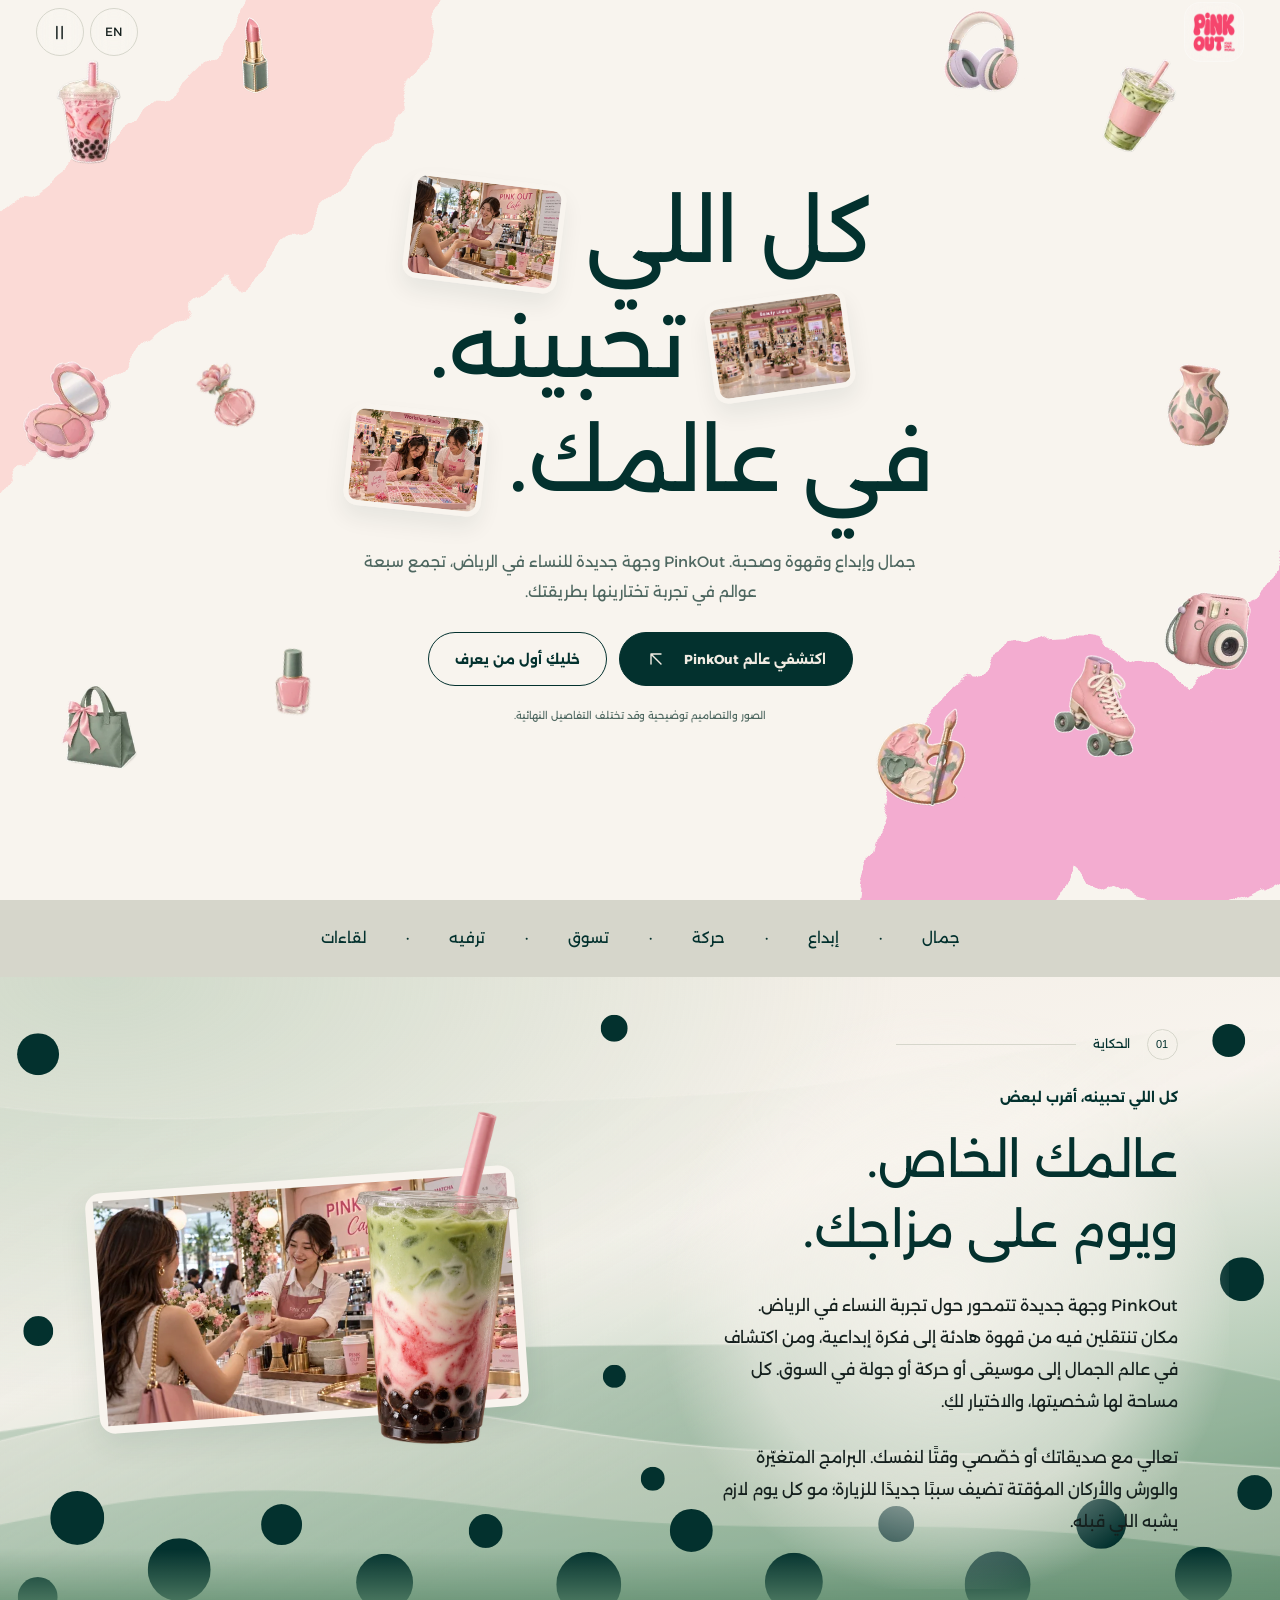
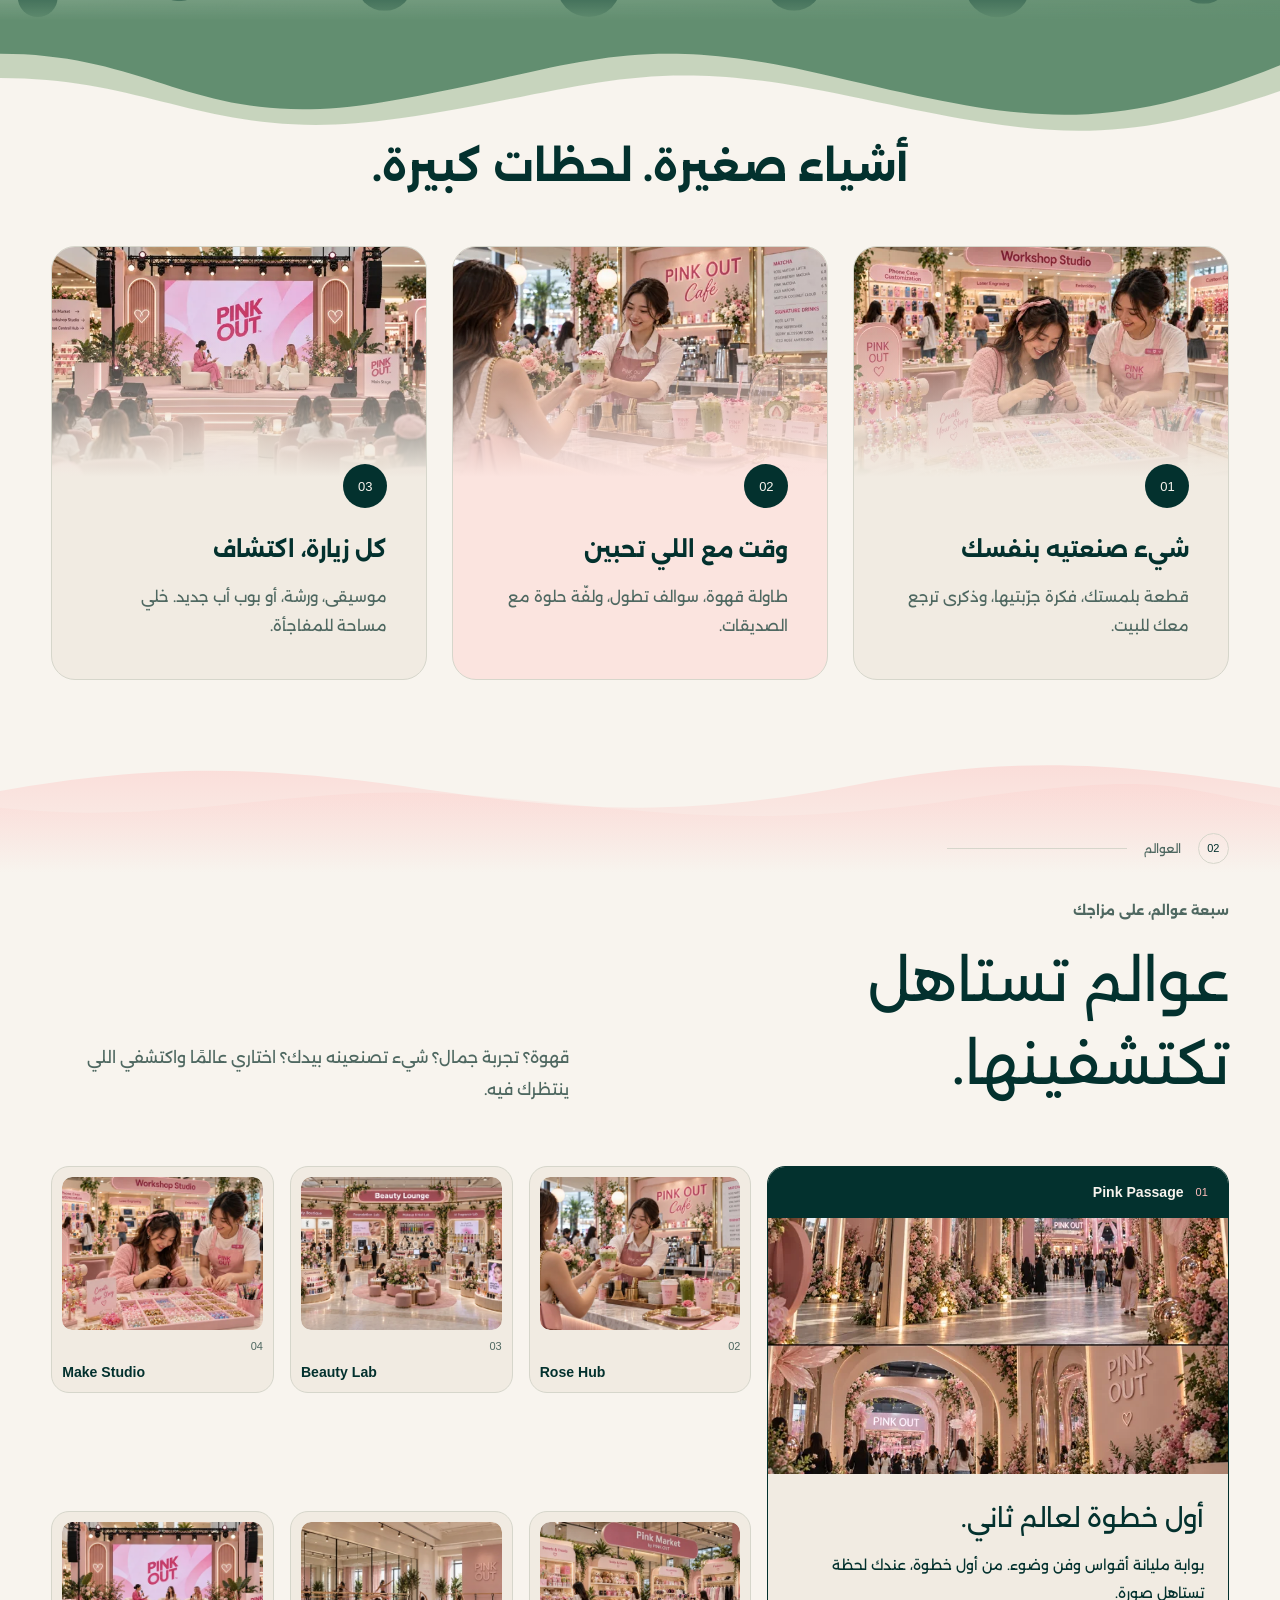
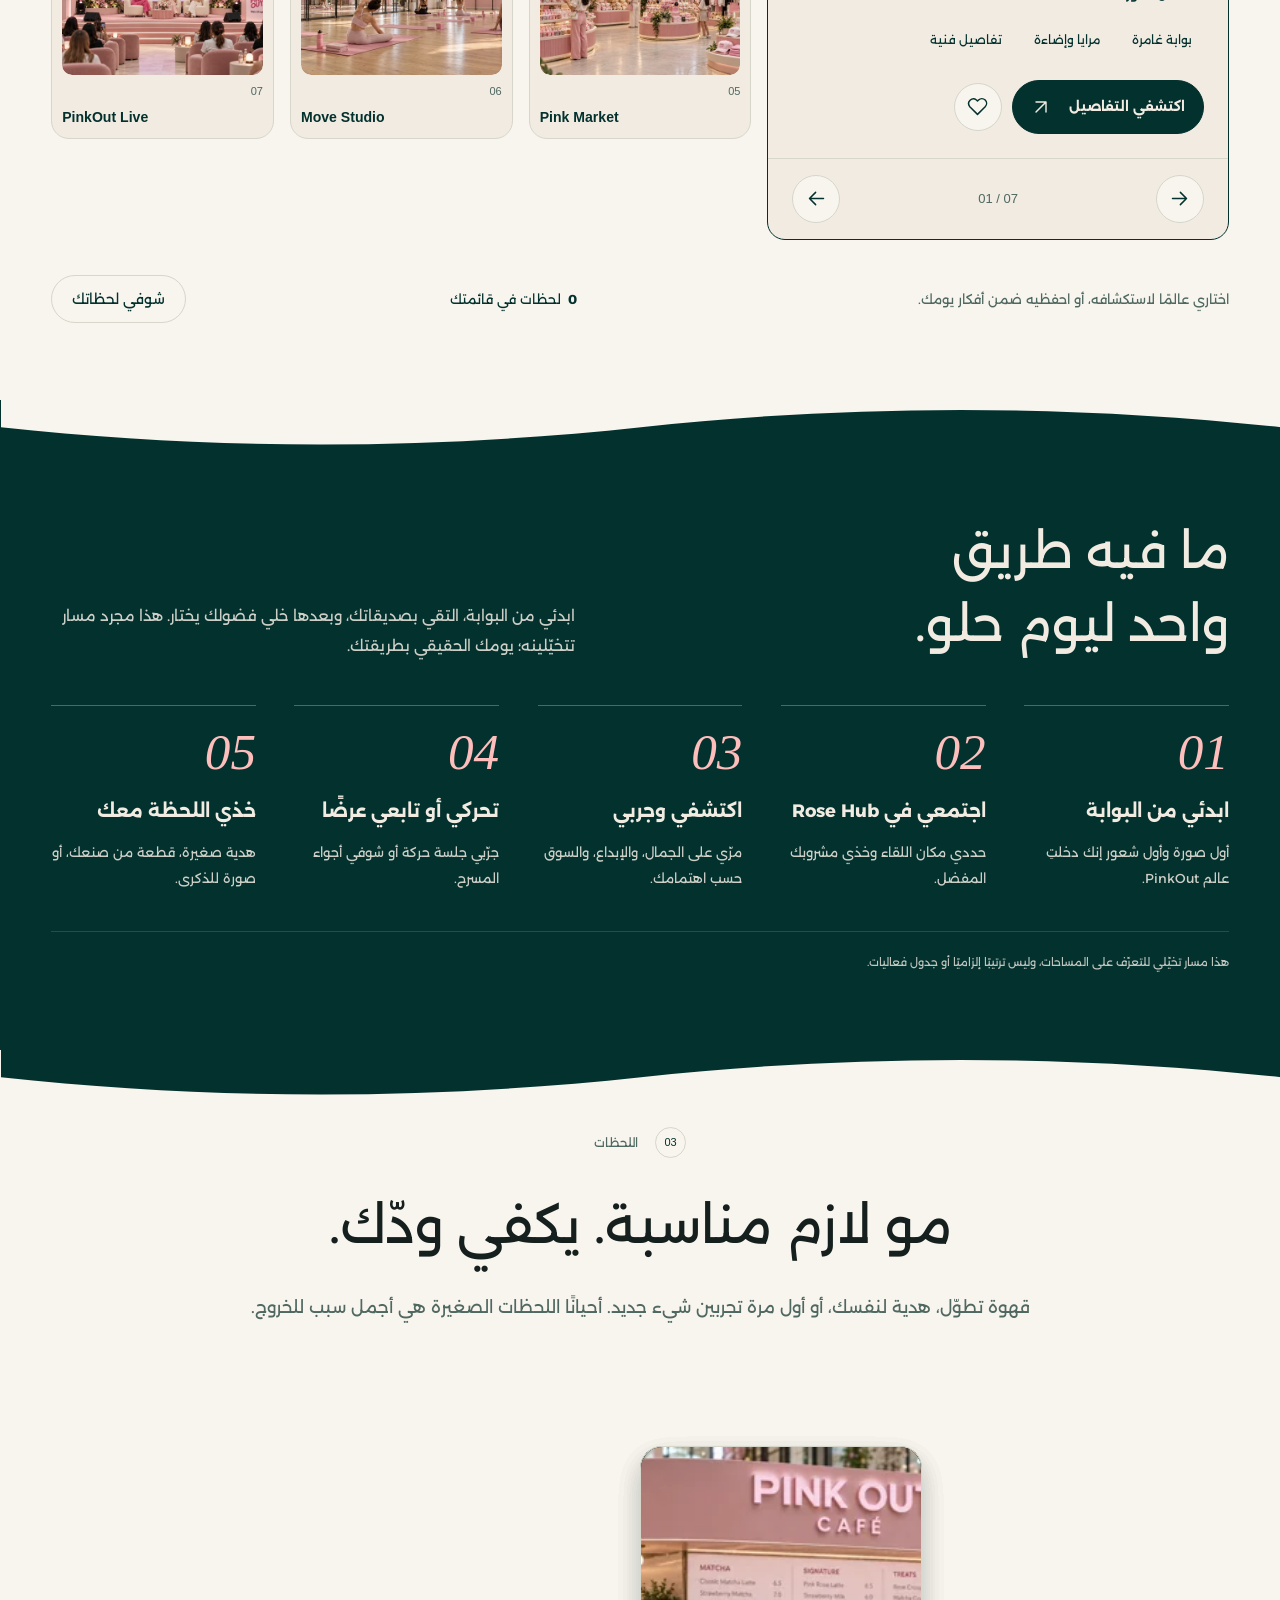
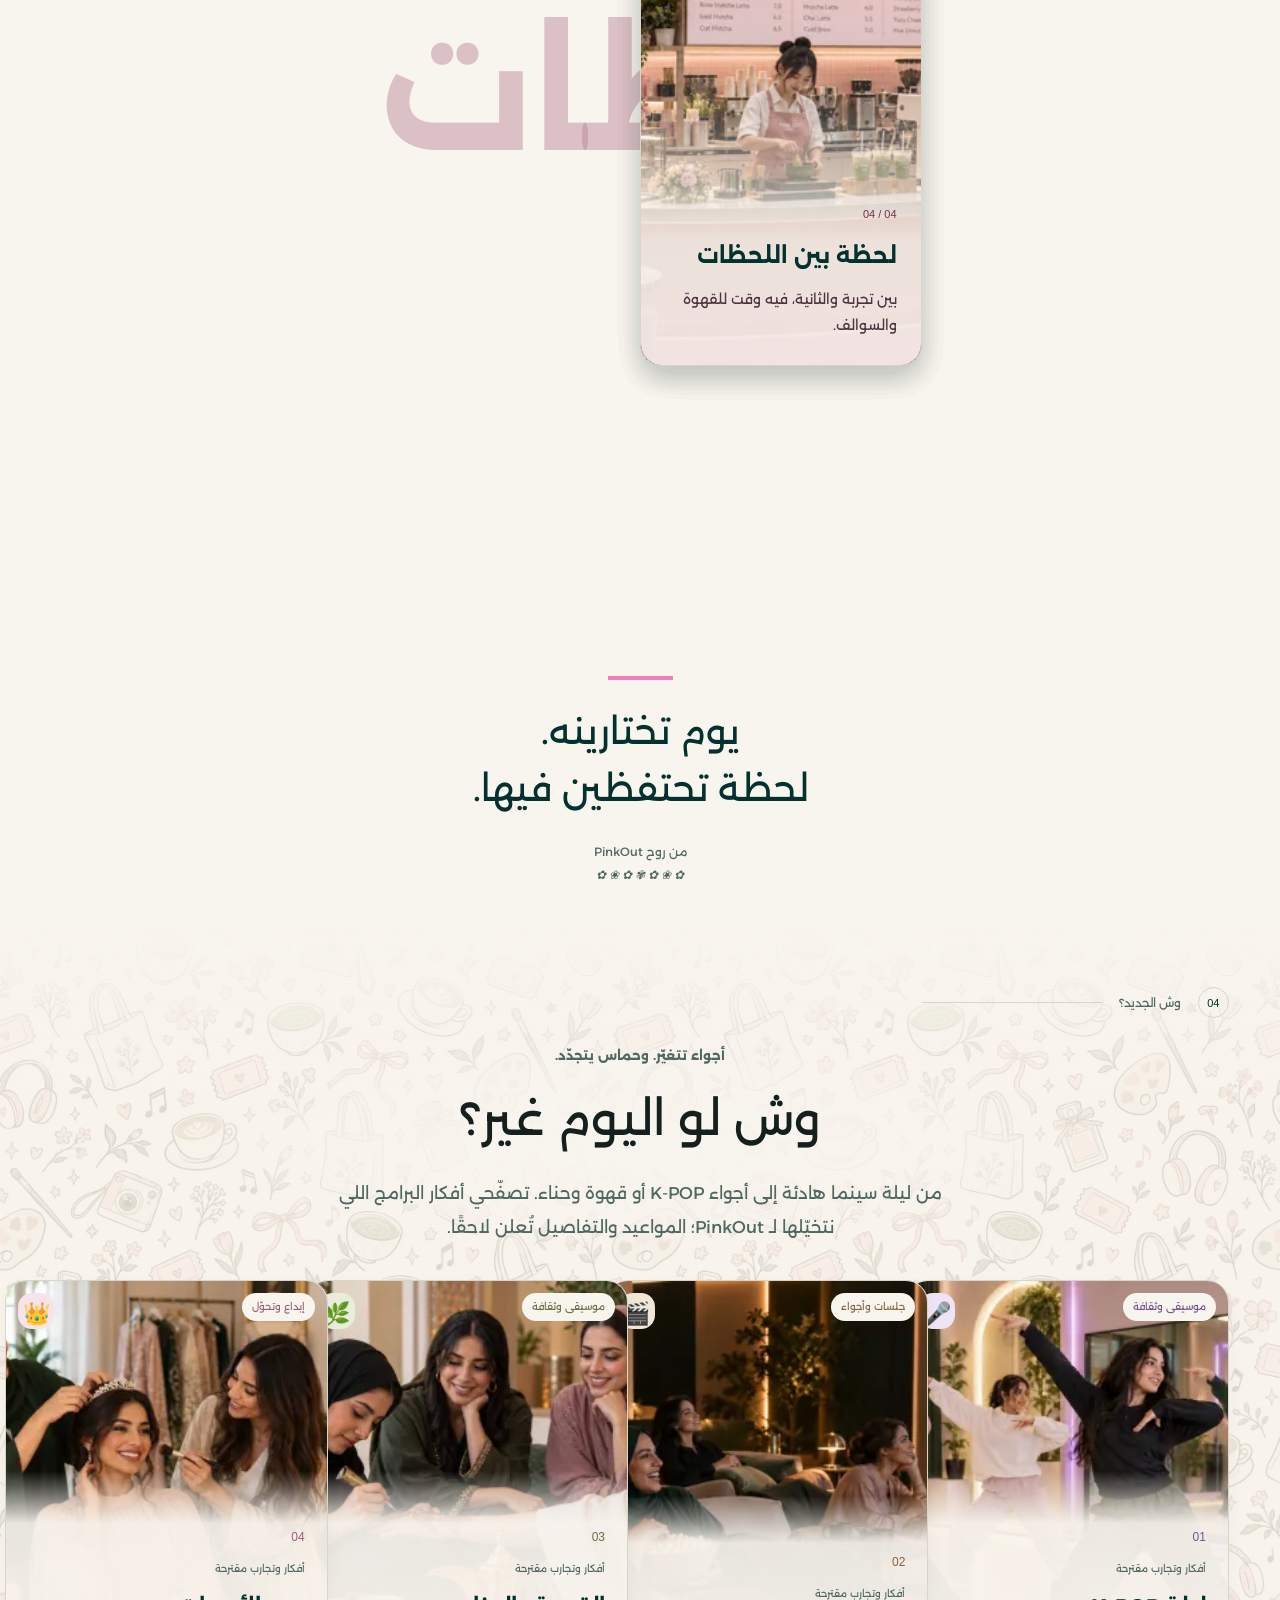
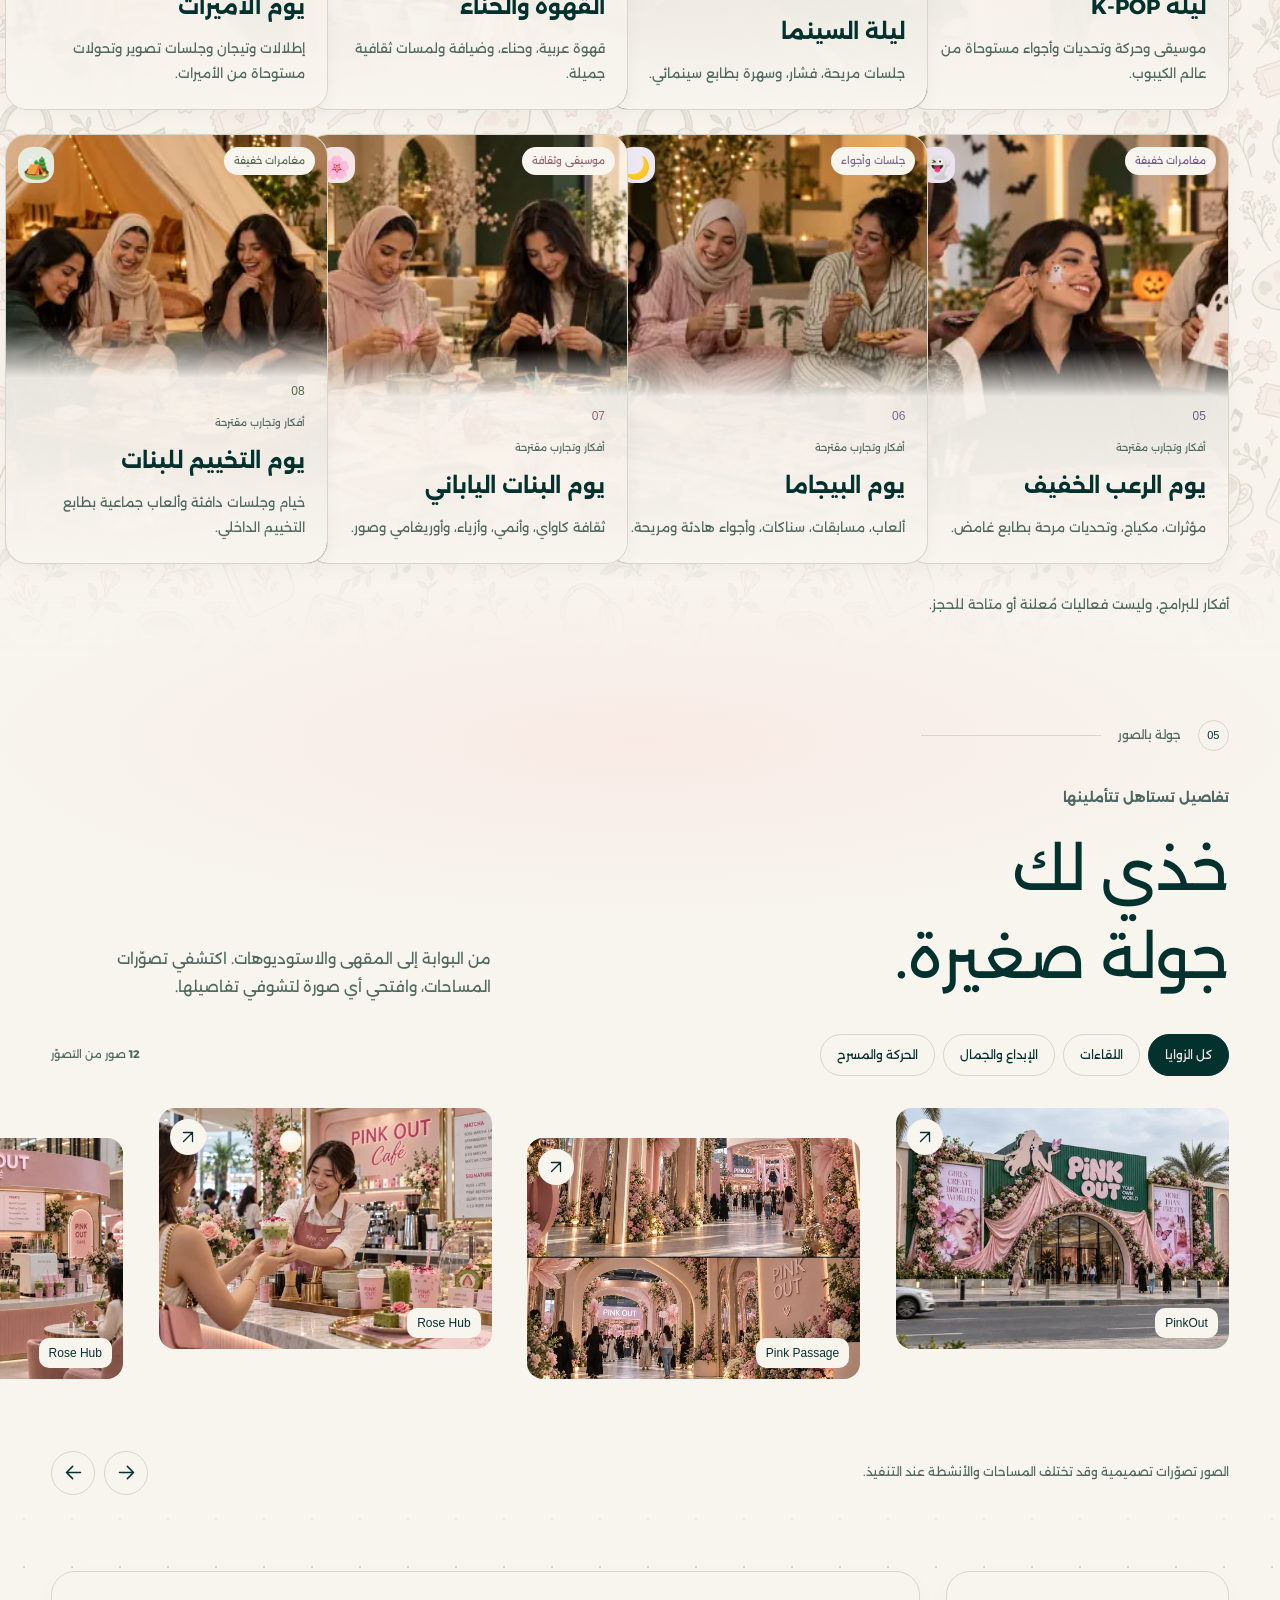
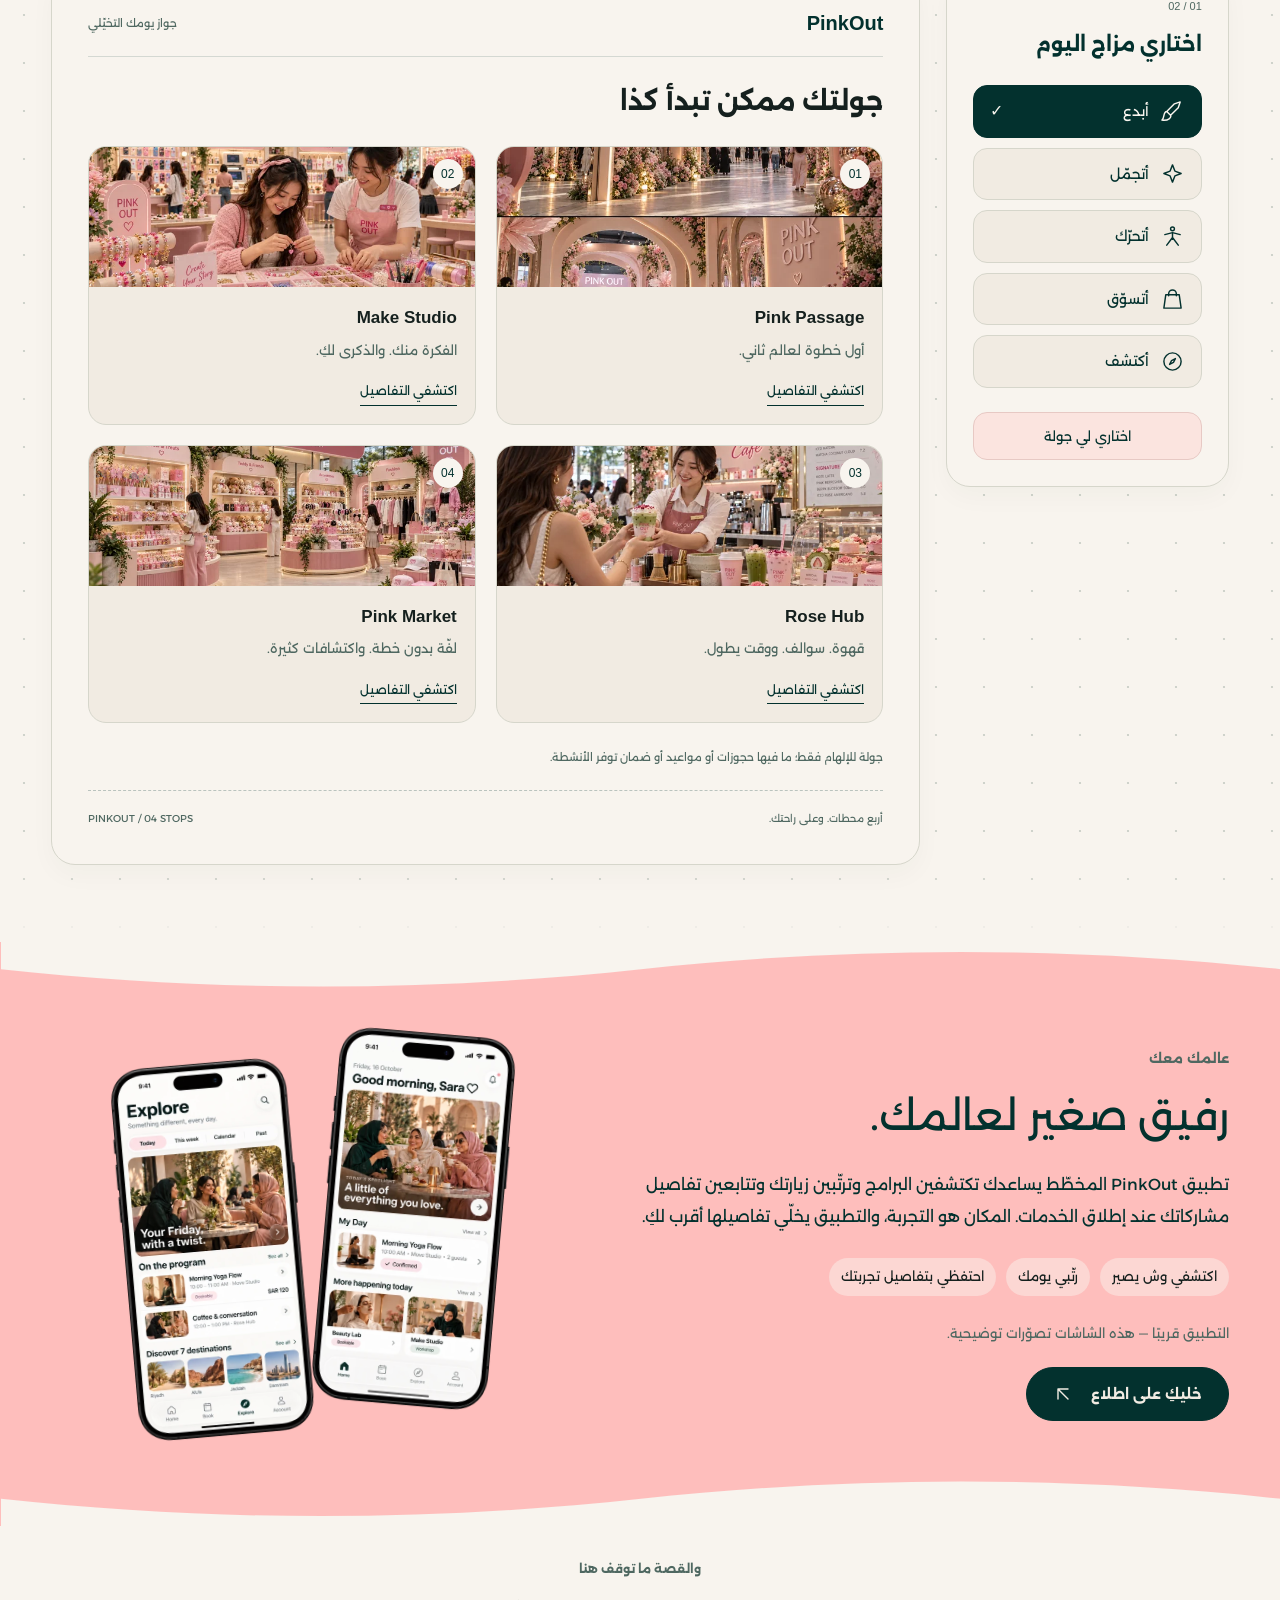
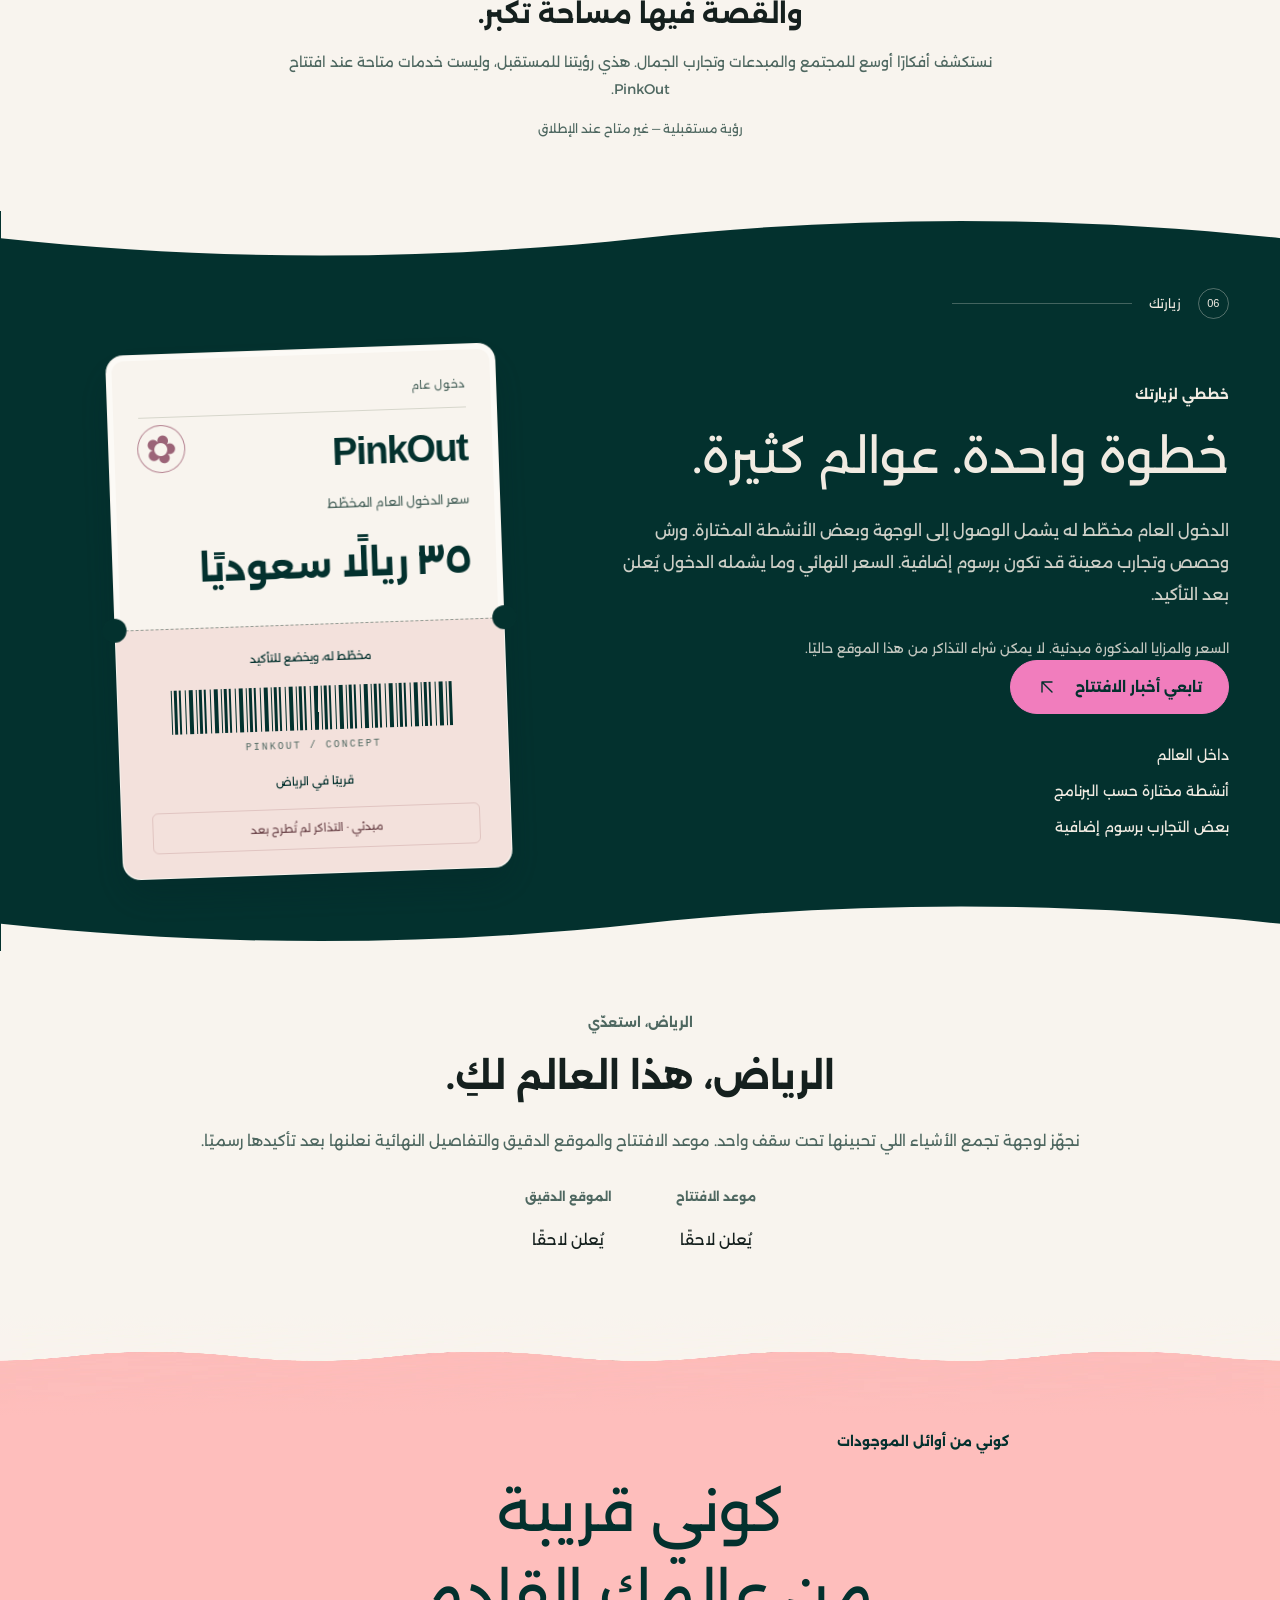
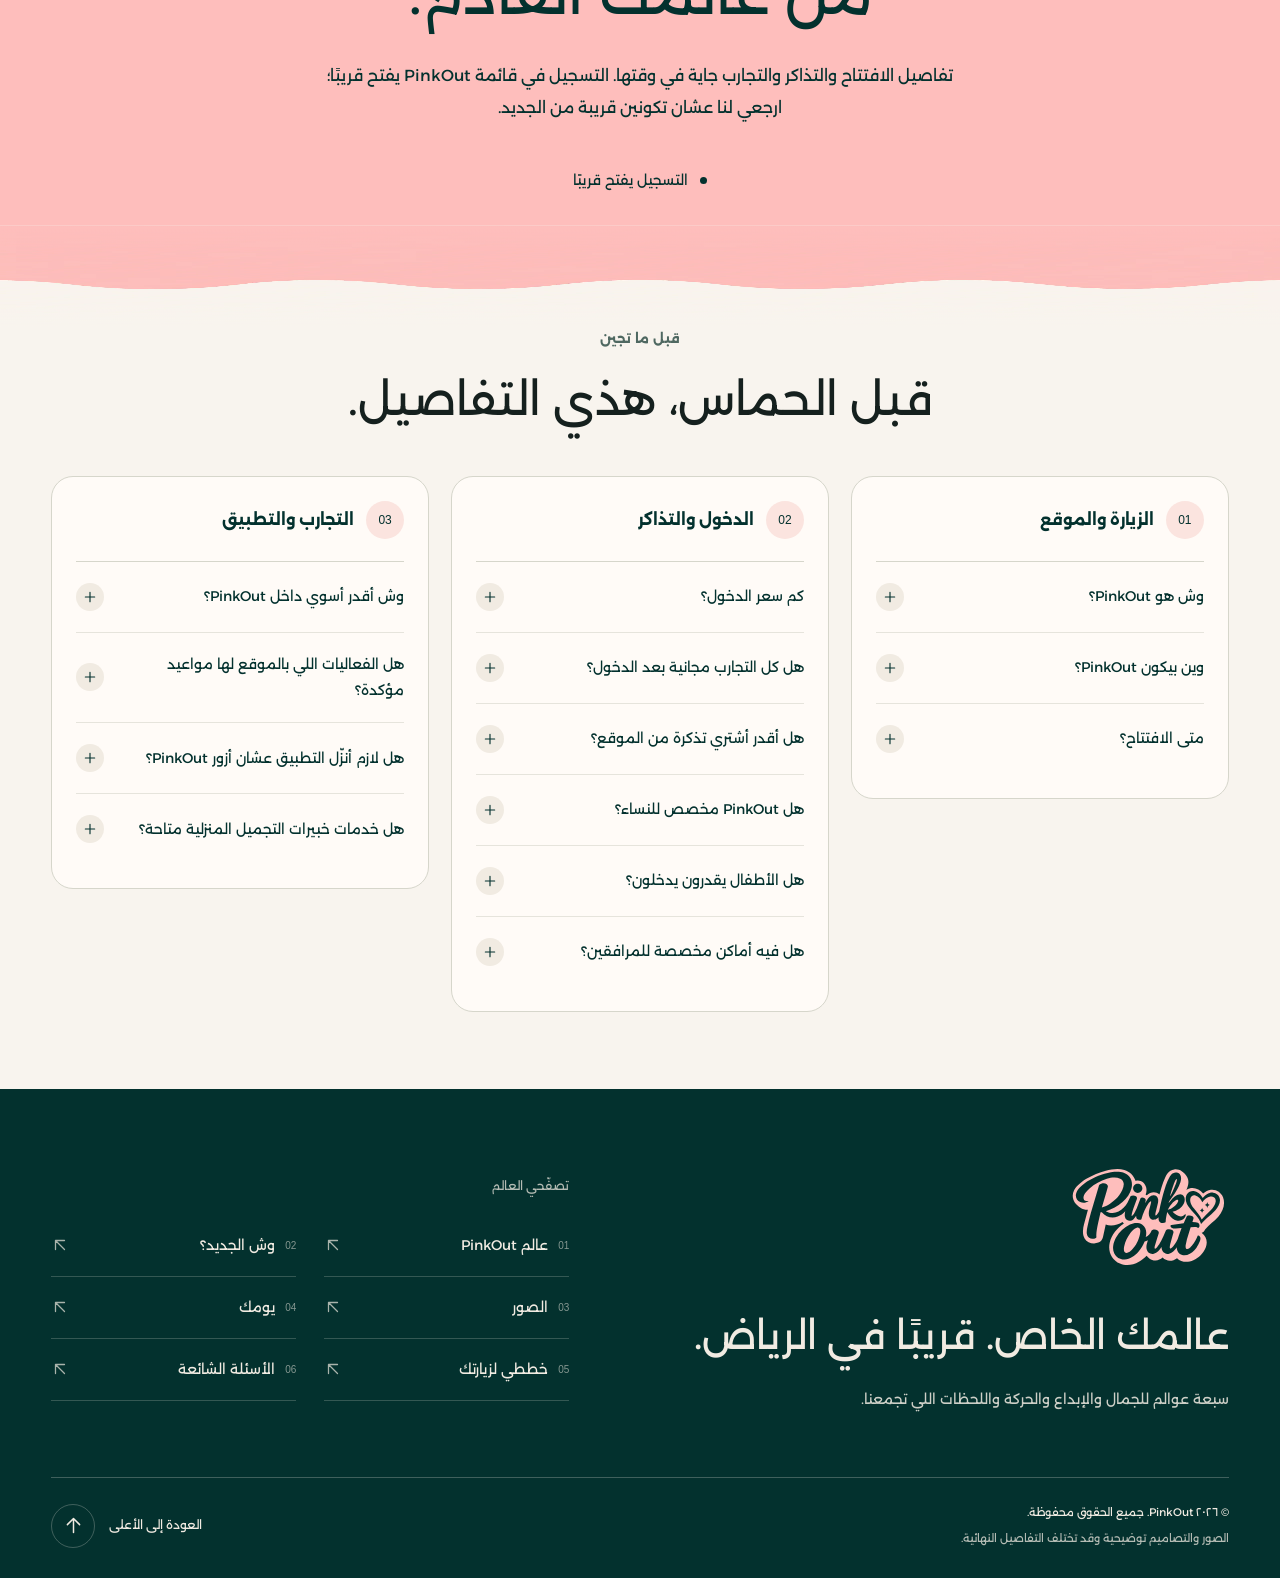
<file: index.html>
<!doctype html>
<html lang="ar" dir="rtl">

<head>
      <meta charset="utf-8">
      <meta name="viewport" content="width=device-width, initial-scale=1">
      <meta name="theme-color" content="#03312e">
      <title>PinkOut | عالمك الخاص — قريبًا في الرياض</title>
      <meta name="description"
            content="اكتشفي PinkOut، عالمًا جديدًا في الرياض يجمع الجمال والإبداع والتسوق والحركة والترفيه واللحظات الاجتماعية. تعرّفي على الوجهات السبع وتابعي أخبار الافتتاح.">
      <meta property="og:title" content="PinkOut — عالمك الخاص">
      <meta property="og:description" content="سبع وجهات، وفرص كثيرة للاستكشاف. قريبًا في الرياض.">
      <meta property="og:type" content="website">
      <meta property="og:image" content="https://pinkoutsa.com/assets/photographic/hero.webp">
      <link rel="icon" type="image/png" sizes="96x96" href="/favicon.png">
      <link rel="shortcut icon" href="/favicon.ico">
      <link rel="preload" href="assets/alexandria-regular.ttf" as="font" type="font/ttf" crossorigin="">
      <script defer src="content.js?v=20261015-footer-layout"></script>
      <script defer src="app.js?v=20261015-faq-refresh"></script>
      <link rel="stylesheet" href="styles.css?v=20261014-green-tea">
      <meta name="robots" content="index, follow, max-image-preview:large">
      <meta property="og:url" content="https://pinkoutsa.com/">
      <meta property="og:site_name" content="PinkOut">
      <meta property="og:locale" content="ar_SA">
      <meta property="og:locale:alternate" content="en_US">
      <meta property="og:image:alt" content="تصوّر تصميمي لوجهة PinkOut في الرياض">
      <meta name="twitter:card" content="summary_large_image">
      <meta name="twitter:title" content="PinkOut — عالمك الخاص">
      <meta name="twitter:description" content="سبع وجهات، وفرص كثيرة للاستكشاف. قريبًا في الرياض.">
      <meta name="twitter:image" content="https://pinkoutsa.com/assets/photographic/hero.webp">
      <meta name="twitter:image:alt" content="تصوّر تصميمي لوجهة PinkOut في الرياض">
      <script id="search-structured-data" type="application/ld+json">{"@context":"https://schema.org","@graph":[{"@type":"Organization","@id":"https://pinkoutsa.com/#organization","name":"PinkOut","url":"https://pinkoutsa.com/","logo":"https://pinkoutsa.com/assets/logo-96.webp","description":"اكتشفي PinkOut، عالمًا جديدًا في الرياض يجمع الجمال والإبداع والتسوق والحركة والترفيه واللحظات الاجتماعية. تعرّفي على الوجهات السبع وتابعي أخبار الافتتاح."},{"@type":"WebSite","@id":"https://pinkoutsa.com/#website","name":"PinkOut","url":"https://pinkoutsa.com/","inLanguage":["ar","en"],"publisher":{"@id":"https://pinkoutsa.com/#organization"}},{"@type":"WebPage","@id":"https://pinkoutsa.com/#webpage","url":"https://pinkoutsa.com/","name":"PinkOut | عالمك الخاص — قريبًا في الرياض","description":"اكتشفي PinkOut، عالمًا جديدًا في الرياض يجمع الجمال والإبداع والتسوق والحركة والترفيه واللحظات الاجتماعية. تعرّفي على الوجهات السبع وتابعي أخبار الافتتاح.","inLanguage":"ar","isPartOf":{"@id":"https://pinkoutsa.com/#website"},"about":{"@id":"https://pinkoutsa.com/#organization"}},{"@type":"FAQPage","@id":"https://pinkoutsa.com/#faq","inLanguage":"ar","isPartOf":{"@id":"https://pinkoutsa.com/#webpage"},"mainEntity":[{"@type":"Question","name":"وش هو PinkOut؟","acceptedAnswer":{"@type":"Answer","text":"PinkOut وجهة نسائية الطابع في الرياض، تجمع الجمال والإبداع والتسوق والحركة والترفيه واللقاءات والتجارب المتغيرة في عالم واحد."}},{"@type":"Question","name":"وين بيكون PinkOut؟","acceptedAnswer":{"@type":"Answer","text":"في الرياض، وسيُعلن الموقع الدقيق بعد تأكيده رسميًا."}},{"@type":"Question","name":"متى الافتتاح؟","acceptedAnswer":{"@type":"Answer","text":"موعد الافتتاح النهائي ما أُعلن حتى الآن. تابعي مستجدات PinkOut الرسمية."}},{"@type":"Question","name":"وش أقدر أسوي داخل PinkOut؟","acceptedAnswer":{"@type":"Answer","text":"يتضمن التصور سبع وجهات للتجارب: Pink Passage، وRose Hub، وBeauty Lab، وMake Studio، وPink Market، وMove Studio، وPinkOut Live. التفاصيل النهائية والأنشطة المتاحة تُعلن قبل التشغيل."}},{"@type":"Question","name":"كم سعر الدخول؟","acceptedAnswer":{"@type":"Answer","text":"السعر العام المخطّط هو ٣٥ ريالًا سعوديًا، وهو سعر مبدئي إلى أن يُعتمد رسميًا."}},{"@type":"Question","name":"هل كل التجارب مجانية بعد الدخول؟","acceptedAnswer":{"@type":"Answer","text":"من المخطط أن يشمل الدخول الوصول للمكان وبعض الأنشطة المختارة. قد تكون هناك رسوم إضافية على تجارب أو حصص أو خدمات محددة. سنعلن التفاصيل عند اعتمادها."}},{"@type":"Question","name":"هل أقدر أشتري تذكرة من الموقع؟","acceptedAnswer":{"@type":"Answer","text":"لا. الموقع للتعريف بالتجربة ومتابعة الأخبار. الحجوزات والتذاكر ستكون ضمن القنوات الرسمية المعتمدة عند إطلاقها."}},{"@type":"Question","name":"هل PinkOut مخصص للنساء؟","acceptedAnswer":{"@type":"Answer","text":"PinkOut مصمم ليكون وجهة تتمحور حول تجربة النساء. شروط الدخول التفصيلية ستُعلن رسميًا قبل بيع التذاكر."}},{"@type":"Question","name":"هل الأطفال يقدرون يدخلون؟","acceptedAnswer":{"@type":"Answer","text":"سياسة الأطفال والأعمار لم تتأكد بعد، وسيُعلن عنها قبل الافتتاح."}},{"@type":"Question","name":"هل فيه أماكن مخصصة للمرافقين؟","acceptedAnswer":{"@type":"Answer","text":"توجد أفكار لمساحات مساندة ضمن التصور، لكن تفاصيل دخول المرافقين والخدمات المخصصة لهم لم تُعتمد بعد."}},{"@type":"Question","name":"هل الفعاليات اللي بالموقع لها مواعيد مؤكدة؟","acceptedAnswer":{"@type":"Answer","text":"لا، المعروض أمثلة لبرامج مقترحة وليست جدولًا معلنًا. بنشارك المواعيد والتفاصيل الرسمية لاحقًا."}},{"@type":"Question","name":"هل لازم أنزّل التطبيق عشان أزور PinkOut؟","acceptedAnswer":{"@type":"Answer","text":"التطبيق مخطّط ليكون وسيلة لاكتشاف الأنشطة وإدارة المشاركات، لكن متطلبات الزيارة والتذاكر النهائية ستُعلن قبل الافتتاح."}},{"@type":"Question","name":"هل خدمات خبيرات التجميل المنزلية متاحة؟","acceptedAnswer":{"@type":"Answer","text":"لا. خدمات التجميل المنزلية ضمن تصورات مستقبلية منفصلة، وليست جزءًا من الخدمات المعلنة عند افتتاح PinkOut."}}]}]}</script>
      <link rel="canonical" href="https://pinkoutsa.com/">
      <script defer src="program-effects.js?v=20261015-full-burst"></script>
      <script defer src="moments.js?v=20261015-restored-sticky-moments"></script>
      <script defer src="motion.js?v=20261014-gallery-layout"></script>
      <script defer src="tea-physics.js?v=20261014-gallery-layout"></script>
      <script defer src="tea.js?v=20261014-green-tea"></script>
      <link rel="stylesheet" href="layout.css?v=20261015-footer-layout">
      <link rel="stylesheet" href="hero-bg-ob.css">

</head>

<body>
      <a class="skip" href="#main"><span data-i18n="nav.skip">تخطّي إلى المحتوى</span></a>

      <header class="header">
            <a href="#home" class="brand" aria-label="PinkOut">
                  <img src="assets/logo-96.webp" alt="PinkOut" width="48" height="48" decoding="async">
            </a>
            <nav id="navigation" aria-label="القائمة" data-label="ui.menu">
            </nav>
            <a class="header-join flower-field-container" href="#waitlist">
                  <span><i>❀</i>&nbsp;</span>
                  <span class="join-label" data-i18n="nav.join">
                        خليكِ قريبة
                  </span>
                  <span>&nbsp;<i>✿</i></span>
                  <span class="flower-field" aria-hidden="true">
                        <i>✿</i>
                        <i>❀</i>
                        <i>✿</i>
                        <i>✾</i>
                        <i>✿</i>
                        <i>❀</i>
                        <i>✿</i>
                        <i>✾</i>
                        <i>❀</i>
                        <i>✿</i>
                        <i>✾</i>
                        <i>❀</i>
                  </span>
            </a>
            <div class="header-tools">
                  <button class="lang-button" id="language" type="button" lang="en"
                        aria-label="Switch to English">EN</button>
                  <button class="motion-button" id="motion" type="button" data-label="ui.motion"
                        aria-label="إيقاف الحركة" aria-pressed="false">
                        <span aria-hidden="true">
                              <svg xmlns="http://www.w3.org/2000/svg" class="icon icon--pause" viewBox="0 0 24 24"
                                    fill="none" stroke="currentColor" stroke-width="1.7" stroke-linecap="round"
                                    stroke-linejoin="round" aria-hidden="true" focusable="false">
                                    <path d="M9 5v14M15 5v14"></path>
                              </svg>
                        </span>
                  </button>
            </div>
      </header>
      <main id="main">
            <section id="home" class="hero reference-hero">
                  <div class="hero-bg-ob__stickers" aria-hidden="true">
                        <img class="hero-bg-ob__sticker" src="assets/stickers/boba-tea-280.webp"
                              srcset="assets/stickers/boba-tea-140.webp 140w, assets/stickers/boba-tea-280.webp 280w, assets/stickers/boba-tea-420.webp 420w"
                              sizes="(max-width: 350px) 42px, (max-width: 566px) 12vw, (max-width: 767px) 68px, clamp(48px, 8vw, 140px)"
                              fetchpriority="low" alt="" aria-hidden="true" decoding="async" draggable="false"
                              width="280" height="280">
                        <img class="hero-bg-ob__sticker" src="assets/stickers/lipstick-280.webp"
                              srcset="assets/stickers/lipstick-140.webp 140w, assets/stickers/lipstick-280.webp 280w, assets/stickers/lipstick-420.webp 420w"
                              sizes="(max-width: 350px) 42px, (max-width: 566px) 12vw, (max-width: 767px) 68px, clamp(48px, 6vw, 140px)"
                              fetchpriority="low" alt="" aria-hidden="true" decoding="async" draggable="false"
                              width="280" height="280">
                        <img class="hero-bg-ob__sticker" src="assets/stickers/makeup-compact-280.webp"
                              srcset="assets/stickers/makeup-compact-140.webp 140w, assets/stickers/makeup-compact-280.webp 280w, assets/stickers/makeup-compact-420.webp 420w"
                              sizes="(max-width: 350px) 42px, (max-width: 566px) 12vw, (max-width: 767px) 68px, clamp(48px, 8vw, 140px)"
                              fetchpriority="low" alt="" aria-hidden="true" decoding="async" draggable="false"
                              width="280" height="280">
                        <img class="hero-bg-ob__sticker" src="assets/stickers/nail-polish-280.webp"
                              srcset="assets/stickers/nail-polish-140.webp 140w, assets/stickers/nail-polish-280.webp 280w, assets/stickers/nail-polish-420.webp 420w"
                              sizes="(max-width: 350px) 42px, (max-width: 566px) 12vw, (max-width: 767px) 68px, clamp(48px, 5.5vw, 140px)"
                              fetchpriority="low" alt="" aria-hidden="true" decoding="async" draggable="false"
                              width="280" height="280">
                        <img class="hero-bg-ob__sticker" src="assets/stickers/matcha-280.webp"
                              srcset="assets/stickers/matcha-140.webp 140w, assets/stickers/matcha-280.webp 280w, assets/stickers/matcha-420.webp 420w"
                              sizes="(max-width: 350px) 42px, (max-width: 566px) 12vw, (max-width: 767px) 68px, clamp(48px, 8vw, 140px)"
                              fetchpriority="low" alt="" aria-hidden="true" decoding="async" draggable="false"
                              width="280" height="280">
                        <img class="hero-bg-ob__sticker" src="assets/stickers/pottery-vase-280.webp"
                              srcset="assets/stickers/pottery-vase-140.webp 140w, assets/stickers/pottery-vase-280.webp 280w, assets/stickers/pottery-vase-420.webp 420w"
                              sizes="(max-width: 350px) 42px, (max-width: 566px) 12vw, (max-width: 767px) 68px, clamp(48px, 7vw, 140px)"
                              fetchpriority="low" alt="" aria-hidden="true" decoding="async" draggable="false"
                              width="280" height="280">
                        <img class="hero-bg-ob__sticker" src="assets/stickers/headphones-280.webp"
                              srcset="assets/stickers/headphones-140.webp 140w, assets/stickers/headphones-280.webp 280w, assets/stickers/headphones-420.webp 420w"
                              sizes="(max-width: 350px) 42px, (max-width: 566px) 12vw, (max-width: 767px) 68px, clamp(48px, 7vw, 140px)"
                              fetchpriority="low" alt="" aria-hidden="true" decoding="async" draggable="false"
                              width="280" height="280">
                        <img class="hero-bg-ob__sticker" src="assets/stickers/roller-skate-280.webp"
                              srcset="assets/stickers/roller-skate-140.webp 140w, assets/stickers/roller-skate-280.webp 280w, assets/stickers/roller-skate-420.webp 420w"
                              sizes="(max-width: 350px) 42px, (max-width: 566px) 12vw, (max-width: 767px) 68px, clamp(48px, 8vw, 140px)"
                              fetchpriority="low" alt="" aria-hidden="true" decoding="async" draggable="false"
                              width="280" height="280">
                        <img class="hero-bg-ob__sticker" src="assets/stickers/shopping-tote-280.webp"
                              srcset="assets/stickers/shopping-tote-140.webp 140w, assets/stickers/shopping-tote-280.webp 280w, assets/stickers/shopping-tote-420.webp 420w"
                              sizes="(max-width: 350px) 42px, (max-width: 566px) 12vw, (max-width: 767px) 68px, clamp(48px, 7vw, 140px)"
                              fetchpriority="low" alt="" aria-hidden="true" decoding="async" draggable="false"
                              width="280" height="280">
                        <img class="hero-bg-ob__sticker" src="assets/stickers/instant-camera-280.webp"
                              srcset="assets/stickers/instant-camera-140.webp 140w, assets/stickers/instant-camera-280.webp 280w, assets/stickers/instant-camera-420.webp 420w"
                              sizes="(max-width: 350px) 42px, (max-width: 566px) 12vw, (max-width: 767px) 68px, clamp(48px, 7vw, 140px)"
                              fetchpriority="low" alt="" aria-hidden="true" decoding="async" draggable="false"
                              width="280" height="280">
                        <img class="hero-bg-ob__sticker" src="assets/stickers/perfume-280.webp"
                              srcset="assets/stickers/perfume-140.webp 140w, assets/stickers/perfume-280.webp 280w, assets/stickers/perfume-420.webp 420w"
                              sizes="(max-width: 350px) 42px, (max-width: 566px) 12vw, (max-width: 767px) 68px, clamp(48px, 5.5vw, 140px)"
                              fetchpriority="low" alt="" aria-hidden="true" decoding="async" draggable="false"
                              width="280" height="280">
                        <img class="hero-bg-ob__sticker" src="assets/stickers/painting-palette-280.webp"
                              srcset="assets/stickers/painting-palette-140.webp 140w, assets/stickers/painting-palette-280.webp 280w, assets/stickers/painting-palette-420.webp 420w"
                              sizes="(max-width: 350px) 42px, (max-width: 566px) 12vw, (max-width: 767px) 68px, clamp(48px, 8vw, 140px)"
                              fetchpriority="low" alt="" aria-hidden="true" decoding="async" draggable="false"
                              width="280" height="280">
                  </div>
                  <div class="hero-content">
                        <h1 class="collage-title">
                              <span class="hero-row">
                                    <span class="hero-words" data-i18n="reference.hero1">
                                          كـــل الـلــي
                                    </span>
                                    <span class="hero-tile tile-one">
                                          <img src="assets/photographic/hub-small.webp" width="650" height="365"
                                                alt="تصوّر Rose Hub" data-alt="image.hub" fetchpriority="high" decoding="async">
                                    </span>
                              </span>
                              <span class="hero-row">
                                    <span class="hero-tile tile-two">
                                          <img src="assets/photographic/beauty-small.webp" width="650" height="365"
                                                alt="تصوّر Beauty Lab" data-alt="image.beauty" fetchpriority="high" decoding="async">
                                    </span>
                                    <span class="hero-words" data-i18n="reference.hero2">تــحـبـيـنــه.</span>
                              </span>
                              <span class="hero-row">
                                    <span class="hero-words" data-i18n="reference.hero3">في عالمك.</span>
                                    <span class="hero-tile tile-three">
                                          <img src="assets/photographic/make-small.webp" width="650" height="365"
                                                alt="تصوّر Make Studio" data-alt="image.make" fetchpriority="high" decoding="async">
                                    </span>
                              </span>
                        </h1>
                        <p class="hero-desc" data-i18n="reference.heroBody">
                              جمال وإبداع وقهوة وصحبة. PinkOut وجهة جديدة
                              للنساء في الرياض، تجمع سبعة عوالم في تجربة تختارينها بطريقتك.
                        </p>
                        <div class="actions">
                              <a class="btn" href="#worlds">
                                    <span data-i18n="hero.ctaSecondary">اكتشفي عالم PinkOut</span>
                                    <span class="arrow" aria-hidden="true"><svg xmlns="http://www.w3.org/2000/svg"
                                                class="icon icon--arrow-up-right" viewBox="0 0 24 24" fill="none"
                                                stroke="currentColor" stroke-width="1.7" stroke-linecap="round"
                                                stroke-linejoin="round" aria-hidden="true" focusable="false">
                                                <path d="M6 18 18 6M6 6h12v12"></path>
                                          </svg>
                                    </span>
                              </a>
                              <a class="btn outline" href="#waitlist">
                                    <span data-i18n="hero.ctaPrimary">خليكِ أول من يعرف</span>
                              </a>
                        </div>
                        <p class="hero-note" data-i18n="general.conceptDisclaimer">
                              الصور والتصاميم توضيحية وقد تختلف
                              التفاصيل النهائية.
                        </p>
                  </div>
            </section>
            <div class="experience-ribbon">
                  <span data-i18n="ribbon.beauty">جمال</span><span data-i18n="ribbon.create">إبداع</span><span
                        data-i18n="ribbon.move">حركة</span><span data-i18n="ribbon.shop">تسوق</span><span
                        data-i18n="ribbon.live">ترفيه</span><span data-i18n="ribbon.connect">لقاءات</span>
            </div>

            <section class="section about tea-about" id="about" data-chapter="story">
                  <div class="tea-liquid" aria-hidden="true"><canvas class="tea-fluid" aria-hidden="true"></canvas>
                  </div>
                  <div class="boba-field" aria-hidden="true"><span class="boba-ball" data-x="3" data-y="12"
                              style="--px:3%;--py:12%;--size:42px"></span><span class="boba-ball" data-x="96"
                              data-y="10" style="--px:96%;--py:10%;--size:33px"></span><span class="boba-ball"
                              data-x="48" data-y="8" style="--px:48%;--py:8%;--size:27px"></span><span class="boba-ball"
                              data-x="3" data-y="55" style="--px:3%;--py:55%;--size:30px"></span><span class="boba-ball"
                              data-x="97" data-y="47" style="--px:97%;--py:47%;--size:44px"></span><span
                              class="boba-ball" data-x="48" data-y="62"
                              style="--px:48%;--py:62%;--size:23px"></span><span class="boba-ball" data-x="6"
                              data-y="84" style="--px:6%;--py:84%;--size:54px"></span><span class="boba-ball"
                              data-x="14" data-y="92" style="--px:14%;--py:92%;--size:63px"></span><span
                              class="boba-ball" data-x="22" data-y="85"
                              style="--px:22%;--py:85%;--size:41px"></span><span class="boba-ball" data-x="30"
                              data-y="94" style="--px:30%;--py:94%;--size:57px"></span><span class="boba-ball"
                              data-x="38" data-y="86" style="--px:38%;--py:86%;--size:34px"></span><span
                              class="boba-ball" data-x="46" data-y="95"
                              style="--px:46%;--py:95%;--size:65px"></span><span class="boba-ball" data-x="54"
                              data-y="86" style="--px:54%;--py:86%;--size:43px"></span><span class="boba-ball"
                              data-x="62" data-y="94" style="--px:62%;--py:94%;--size:58px"></span><span
                              class="boba-ball" data-x="70" data-y="85"
                              style="--px:70%;--py:85%;--size:36px"></span><span class="boba-ball" data-x="78"
                              data-y="95" style="--px:78%;--py:95%;--size:66px"></span><span class="boba-ball"
                              data-x="86" data-y="85" style="--px:86%;--py:85%;--size:50px"></span><span
                              class="boba-ball" data-x="94" data-y="93"
                              style="--px:94%;--py:93%;--size:57px"></span><span class="boba-ball" data-x="3"
                              data-y="98" style="--px:3%;--py:98%;--size:40px"></span><span class="boba-ball"
                              data-x="98" data-y="80" style="--px:98%;--py:80%;--size:35px"></span><span
                              class="boba-ball" data-x="51" data-y="78" style="--px:51%;--py:78%;--size:24px"></span>
                  </div>
                  <div class="about-copy reveal">
                        <div class="journal-kicker">
                              <span class="chapter-number" lang="en">01</span><span
                                    data-i18n="journal.story">الحكاية</span><span class="kicker-rule"
                                    aria-hidden="true"></span>
                        </div>
                        <p class="eyebrow" data-i18n="about.eyebrow">كل اللي تحبينه، أقرب لبعض</p>
                        <h2 data-i18n="about.title">عالمك الخاص.
                              ويوم على مزاجك.</h2>
                        <p data-i18n="about.body1">PinkOut وجهة جديدة تتمحور حول تجربة النساء في الرياض. مكان تنتقلين
                              فيه من قهوة هادئة إلى فكرة إبداعية، ومن اكتشاف في عالم الجمال إلى موسيقى أو حركة أو جولة
                              في السوق. كل مساحة لها شخصيتها، والاختيار لكِ.</p>
                        <p data-i18n="about.body2">تعالي مع صديقاتك أو خصّصي وقتًا لنفسك. البرامج المتغيّرة والورش
                              والأركان المؤقتة تضيف سببًا جديدًا للزيارة؛ مو كل يوم لازم يشبه اللي قبله.</p>
                  </div>
                  <div class="about-art tea-stage" role="group" data-label="tea.scene"
                        aria-label="تصوّر فني مستوحى من مشروبات البوبا">
                        <div class="tea-stage-inner">
                              <div class="tea-cup tea-cup-matcha">
                                    <img src="assets/tea/strawberry-matcha.webp" width="750" height="1000" alt=""
                                          aria-hidden="true" loading="lazy" decoding="async">
                              </div>
                              <div class="tea-cafe-note">
                                    <img src="assets/photographic/hub-small.webp" width="650" height="365"
                                          alt="تصوّر Rose Hub" data-alt="image.hub" loading="lazy" decoding="async">
                              </div>
                        </div>
                  </div>
            </section>
            <section id="pillars" class="section pillars" aria-labelledby="pillars-title">
                  <svg class="pillars-liquid-edge" viewBox="0 0 1440 160" preserveAspectRatio="none" aria-hidden="true"
                        focusable="false">
                        <path class="pillars-liquid-edge__milk"
                              d="M0 42C180 42 220 140 430 102S700 10 920 66S1230 150 1440 56V160H0Z" />
                        <path class="pillars-liquid-edge__cream"
                              d="M0 72C180 72 240 156 450 122S720 40 940 91S1240 164 1440 88V160H0Z" />
                  </svg>
                  <h2 id="pillars-title" class="reveal" data-i18n="pillars.title">أشياء صغيرة. لحظات كبيرة.</h2>
                  <div class="pillar-grid">
                        <article class="pillar reveal">
                              <span class="pillar-scene" aria-hidden="true">
                                    <img src="assets/photographic/make-small.webp" width="650" height="365" alt=""
                                          loading="lazy" decoding="async">
                              </span>
                              <small>01</small>
                              <h3 data-i18n="pillar.create.title">شيء صنعتيه بنفسك</h3>
                              <p data-i18n="pillar.create.body">قطعة بلمستك، فكرة جرّبتيها، وذكرى ترجع معك للبيت.</p>
                        </article>
                        <article class="pillar reveal">
                              <span class="pillar-scene" aria-hidden="true">
                                    <img src="assets/photographic/hub-small.webp" width="650" height="365" alt=""
                                          loading="lazy" decoding="async">
                              </span>
                              <small>02</small>
                              <h3 data-i18n="pillar.connect.title">وقت مع اللي تحبين</h3>
                              <p data-i18n="pillar.connect.body">طاولة قهوة، سوالف تطول، ولفّة حلوة مع الصديقات.</p>
                        </article>
                        <article class="pillar reveal">
                              <span class="pillar-scene" aria-hidden="true">
                                    <img src="assets/photographic/live-small.webp" width="650" height="365" alt=""
                                          loading="lazy" decoding="async">
                              </span>
                              <small>03</small>
                              <h3 data-i18n="pillar.discover.title">كل زيارة، اكتشاف</h3>
                              <p data-i18n="pillar.discover.body">موسيقى، ورشة، أو بوب أب جديد. خلي مساحة للمفاجأة.</p>
                        </article>
                  </div>
            </section>
            <section id="worlds" class="section worlds" data-chapter="worlds">
                  <div class="journal-kicker">
                        <span class="chapter-number" lang="en">02</span>
                        <span data-i18n="journal.worlds">العوالم</span>
                        <span class="kicker-rule" aria-hidden="true"></span>
                  </div>
                  <div class="section-head reveal">
                        <span class="section-index" data-i18n="worlds.kicker">دليل عالمك</span>
                        <p class="eyebrow" data-i18n="worlds.eyebrow">سبعة عوالم، على مزاجك</p>
                        <h2 data-i18n="worlds.title">عوالم تستاهل تكتشفينها.</h2>
                        <p class="lead" data-i18n="worlds.intro">
                              قهوة؟ تجربة جمال؟ شيء تصنعينه بيدك؟ اختاري عالمًا واكتشفي اللي ينتظرك فيه.
                        </p>
                  </div>
                  <div class="world-layout">
                        <div class="world-list" role="group" aria-label="أول محطة؟ اختياركِ." data-label="worlds.title">
                              <article class="world-card is-expanded" data-world-card="passage">
                                    <button type="button" class="world-button active" data-world="passage"
                                          aria-pressed="true" aria-controls="world-panel" aria-expanded="true"><span
                                                class="world-card-photo"><img
                                                      src="assets/photographic/passage-small.webp" width="650"
                                                      height="365" loading="lazy" alt="" aria-hidden="true" decoding="async"></span><span
                                                class="world-num">01</span><bdi>Pink Passage</bdi></button>
                                    <div id="world-panel" class="world-panel" aria-live="polite">
                                          <img style="object-position:50% 50%" class="world-picture"
                                                src="assets/photographic/passage.webp"
                                                srcset="assets/photographic/passage-small.webp 650w, assets/photographic/passage.webp 1386w"
                                                sizes="(max-width: 650px) 90vw, (max-width: 1000px) 45vw, 40vw"
                                                alt="تصوّر تصميمي لـ Pink Passage" data-alt="image.passage"
                                                loading="lazy" decoding="async" width="1386" height="1135">
                                          <div class="world-panel-copy">
                                                <p class="eyebrow" id="world-name">Pink Passage</p>
                                                <h3 class="world-heading" data-i18n="inside.passage.heading">أول خطوة
                                                      لعالم ثاني.
                                                </h3>
                                                <p class="world-description" data-i18n="world.passage">بوابة مليانة
                                                      أقواس وفن وضوء.
                                                      من أول خطوة، عندك لحظة تستاهل صورة.</p>
                                                <div id="world-tags" class="world-tags"></div>
                                                <div class="actions">
                                                      <button type="button" aria-haspopup="dialog"
                                                            aria-controls="world-details" class="btn"
                                                            id="world-detail"><span data-i18n="ui.panel">اكتشفي
                                                                  التفاصيل</span><span aria-hidden="true"><svg
                                                                        xmlns="http://www.w3.org/2000/svg"
                                                                        class="icon icon--arrow-up-right"
                                                                        viewBox="0 0 24 24" fill="none"
                                                                        stroke="currentColor" stroke-width="1.7"
                                                                        stroke-linecap="round" stroke-linejoin="round"
                                                                        aria-hidden="true" focusable="false">
                                                                        <path d="M6 18 18 6M6 6h12v12"></path>
                                                                  </svg></span></button><button type="button"
                                                            id="save-world" class="round" aria-pressed="false"
                                                            data-label="ui.save" aria-label="احفظي هاللحظة"><svg
                                                                  xmlns="http://www.w3.org/2000/svg" viewBox="0 0 24 24"
                                                                  aria-hidden="true">
                                                                  <path
                                                                        d="M20.8 4.6a5.4 5.4 0 0 0-7.6 0L12 5.8l-1.2-1.2a5.4 5.4 0 0 0-7.6 7.6L12 21l8.8-8.8a5.4 5.4 0 0 0 0-7.6Z">
                                                                  </path>
                                                            </svg></button>
                                                </div>
                                          </div>
                                          <div class="world-steps">
                                                <button id="world-prev" type="button" class="round"
                                                      data-label="worlds.prev" aria-label="العالم السابق"><svg
                                                            xmlns="http://www.w3.org/2000/svg"
                                                            class="icon icon--arrow-right" viewBox="0 0 24 24"
                                                            fill="none" stroke="currentColor" stroke-width="1.7"
                                                            stroke-linecap="round" stroke-linejoin="round"
                                                            aria-hidden="true" focusable="false">
                                                            <path d="M4 12h16M13 5l7 7-7 7"></path>
                                                      </svg></button><span id="world-position" lang="en">01 /
                                                      07</span><button id="world-next" type="button" class="round"
                                                      data-label="worlds.next" aria-label="العالم التالي"><svg
                                                            xmlns="http://www.w3.org/2000/svg"
                                                            class="icon icon--arrow-left" viewBox="0 0 24 24"
                                                            fill="none" stroke="currentColor" stroke-width="1.7"
                                                            stroke-linecap="round" stroke-linejoin="round"
                                                            aria-hidden="true" focusable="false">
                                                            <path d="M20 12H4m7-7-7 7 7 7"></path>
                                                      </svg></button>
                                          </div>
                                    </div>
                              </article>
                              <article class="world-card" data-world-card="hub">
                                    <button type="button" class="world-button" data-world="hub" aria-pressed="false"
                                          aria-controls="world-panel" aria-expanded="false"><span
                                                class="world-card-photo"><img src="assets/photographic/hub-small.webp"
                                                      width="650" height="365" loading="lazy" alt=""
                                                      aria-hidden="true" decoding="async"></span><span
                                                class="world-num">02</span><bdi>Rose Hub</bdi></button>
                              </article>
                              <article class="world-card" data-world-card="beauty">
                                    <button type="button" class="world-button" data-world="beauty" aria-pressed="false"
                                          aria-controls="world-panel" aria-expanded="false"><span
                                                class="world-card-photo"><img
                                                      src="assets/photographic/beauty-small.webp" width="650"
                                                      height="365" loading="lazy" alt="" aria-hidden="true" decoding="async"></span><span
                                                class="world-num">03</span><bdi>Beauty Lab</bdi></button>
                              </article>
                              <article class="world-card" data-world-card="make">
                                    <button type="button" class="world-button" data-world="make" aria-pressed="false"
                                          aria-controls="world-panel" aria-expanded="false"><span
                                                class="world-card-photo"><img src="assets/photographic/make-small.webp"
                                                      width="650" height="365" loading="lazy" alt=""
                                                      aria-hidden="true" decoding="async"></span><span
                                                class="world-num">04</span><bdi>Make Studio</bdi></button>
                              </article>
                              <article class="world-card" data-world-card="market">
                                    <button type="button" class="world-button" data-world="market" aria-pressed="false"
                                          aria-controls="world-panel" aria-expanded="false"><span
                                                class="world-card-photo"><img
                                                      src="assets/photographic/market-small.webp" width="650"
                                                      height="365" loading="lazy" alt="" aria-hidden="true" decoding="async"></span><span
                                                class="world-num">05</span><bdi>Pink Market</bdi></button>
                              </article>
                              <article class="world-card" data-world-card="move">
                                    <button type="button" class="world-button" data-world="move" aria-pressed="false"
                                          aria-controls="world-panel" aria-expanded="false"><span
                                                class="world-card-photo"><img src="assets/photographic/move-small.webp"
                                                      width="650" height="365" loading="lazy" alt=""
                                                      aria-hidden="true" decoding="async"></span><span
                                                class="world-num">06</span><bdi>Move Studio</bdi></button>
                              </article>
                              <article class="world-card" data-world-card="live">
                                    <button type="button" class="world-button" data-world="live" aria-pressed="false"
                                          aria-controls="world-panel" aria-expanded="false"><span
                                                class="world-card-photo"><img src="assets/photographic/live-small.webp"
                                                      width="650" height="365" loading="lazy" alt=""
                                                      aria-hidden="true" decoding="async"></span><span
                                                class="world-num">07</span><bdi>PinkOut Live</bdi></button>
                              </article>
                        </div>


                  </div>
                  <div class="world-foot">
                        <p><span data-i18n="worlds.helper">اختاري عالمًا لاستكشافه، أو احفظيه ضمن أفكار يومك.</span></p>
                        <div class="collection">
                              <b id="saved-count">0</b> <span data-i18n="ui.count">لحظات في قائمتك</span>
                        </div>
                        <button type="button" class="collection-toggle chip" id="open-collection" aria-expanded="false"
                              aria-controls="collection-panel"><span data-i18n="collection.open">شوفي
                                    لحظاتك</span></button>
                  </div>
                  <div id="collection-panel" class="collection-panel" hidden>
                        <div class="collection-head">
                              <h3 data-i18n="collection.title">اللحظات اللي اخترتيها</h3>
                              <button id="clear-collection" type="button" class="chip"><span
                                          data-i18n="collection.clear">ابدئي من جديد</span></button>
                        </div>
                        <p id="collection-empty" data-i18n="collection.empty">اختاري قلب أي عالم يعجبك، واجمعي أفكارًا
                              ليومك.</p>
                        <div id="collection-cards" class="collection-cards"></div>
                        <p class="caption" data-i18n="collection.note">قائمة إلهام مؤقتة، وليست حجوزات. تختفي عند إعادة
                              تحميل الصفحة.</p>
                  </div>
            </section>
            <section id="journey" class="section journey dark">
                  <svg class="journey-ripple" viewBox="0 0 1440 100" preserveAspectRatio="none" aria-hidden="true"
                        focusable="false">
                        <path fill="var(--paper)" d="M0 0H1440V44C1200 8 960 8 720 44C480 80 240 80 0 44Z" />
                  </svg>
                  <h2 class="reveal" data-i18n="journey.title">ما فيه طريق واحد ليوم حلو.</h2>
                  <p class="lead reveal" data-i18n="journey.lead">ابدئي من البوابة، التقي بصديقاتك، وبعدها خلي فضولك
                        يختار. هذا مجرد مسار تتخيّلينه؛ يومك الحقيقي بطريقتك.</p>
                  <ol class="journey-stops">
                        <li class="reveal">
                              <span>01</span>
                              <h3 data-i18n="journey.1.title">ابدئي من البوابة</h3>
                              <p data-i18n="journey.1.body">أول صورة وأول شعور إنك دخلتِ عالم PinkOut.</p>
                        </li>
                        <li class="reveal">
                              <span>02</span>
                              <h3 data-i18n="journey.2.title">اجتمعي في Rose Hub</h3>
                              <p data-i18n="journey.2.body">حددي مكان اللقاء وخذي مشروبك المفضل.</p>
                        </li>
                        <li class="reveal">
                              <span>03</span>
                              <h3 data-i18n="journey.3.title">اكتشفي وجربي</h3>
                              <p data-i18n="journey.3.body">مرّي على الجمال، والإبداع، والسوق حسب اهتمامك.</p>
                        </li>
                        <li class="reveal">
                              <span>04</span>
                              <h3 data-i18n="journey.4.title">تحركي أو تابعي عرضًا</h3>
                              <p data-i18n="journey.4.body">جرّبي جلسة حركة أو شوفي أجواء المسرح.</p>
                        </li>
                        <li class="reveal">
                              <span>05</span>
                              <h3 data-i18n="journey.5.title">خذي اللحظة معك</h3>
                              <p data-i18n="journey.5.body">هدية صغيرة، قطعة من صنعك، أو صورة للذكرى.</p>
                        </li>
                  </ol>
                  <p class="caption" data-i18n="journey.note">هذا مسار تخيّلي للتعرّف على المساحات، وليس ترتيبًا
                        إلزاميًا أو جدول فعاليات.</p>
            </section>
            <section id="moments" class="section moments" data-chapter="moments">
                  <svg class="moments-entry-wave" viewBox="0 0 1440 100" preserveAspectRatio="none" aria-hidden="true"
                        focusable="false">
                        <path fill="var(--green)" d="M0 0H1440V44C1200 8 960 8 720 44C480 80 240 80 0 44Z" />
                  </svg>
                  <div class="journal-kicker">
                        <span class="chapter-number" lang="en">03</span><span
                              data-i18n="journal.moments">اللحظات</span><span class="kicker-rule"
                              aria-hidden="true"></span>
                  </div>
                  <h2 class="reveal" data-i18n="moments.title">مو لازم مناسبة. يكفي ودّك.</h2>
                  <p class="lead" data-i18n="moments.intro">قهوة تطوّل، هدية لنفسك، أو أول مرة تجربين شيء جديد. أحيانًا
                        اللحظات الصغيرة هي أجمل سبب للخروج.</p>
                  <div class="moments-scroll">
                        <div class="moments-stage">
                              <div class="moments-backdrop" aria-hidden="true">لحظات</div>
                              <article class="moment-card">
                                    <img src="assets/photographic/make-small.webp" width="650" height="365" alt=""
                                          loading="lazy" decoding="async">
                                    <div class="moment-card-copy">
                                          <span class="moment-card-number" lang="en">01 / 04</span>
                                          <h3 data-i18n="moments.made.title">ذكرى بلمستك</h3>
                                          <p data-i18n="moments.made.body">شيء صنعتيه، لقيتيه، أو اكتشفتيه لأول مرة.</p>
                                    </div>
                              </article>
                              <article class="moment-card">
                                    <img src="assets/photographic/hub-small.webp" width="650" height="365" alt=""
                                          loading="lazy" decoding="async">
                                    <div class="moment-card-copy">
                                          <span class="moment-card-number" lang="en">02 / 04</span>
                                          <h3 data-i18n="moments.friends.title">السوالف أحلى هنا</h3>
                                          <p data-i18n="moments.friends.body">قهوة ولفّة وضحكة، مع اللي تحبين.</p>
                                    </div>
                              </article>
                              <article class="moment-card">
                                    <img src="assets/photographic/ballet-small.webp" width="650" height="487" alt=""
                                          loading="lazy" decoding="async">
                                    <div class="moment-card-copy">
                                          <span class="moment-card-number" lang="en">03 / 04</span>
                                          <h3 data-i18n="moments.move.title">غيّري المود</h3>
                                          <p data-i18n="moments.move.body">شوية حركة. شوية موسيقى. يوم أخفّ.</p>
                                    </div>
                              </article>
                              <article class="moment-card">
                                    <img src="assets/photographic/hub-wide-small.webp" width="650" height="365" alt=""
                                          loading="lazy" decoding="async">
                                    <div class="moment-card-copy">
                                          <span class="moment-card-number" lang="en">04 / 04</span>
                                          <h3 data-i18n="moments.pause.title">لحظة بين اللحظات</h3>
                                          <p data-i18n="journal.photoEssay">بين تجربة والثانية، فيه وقت للقهوة والسوالف.
                                          </p>
                                    </div>
                              </article>
                        </div>
                  </div>
                  <blockquote class="journal-pullquote">
                        <span class="quote-rule" aria-hidden="true"></span>
                        <p data-i18n="journal.pullquote">يوم تختارينه.
                              لحظة تحتفظين فيها.</p>
                        <span class="quote-caption" data-i18n="journal.quoteCaption">من روح PinkOut</span>
                        <span class="quote-caption" style="margin-top: 0">
                              <i>✿</i>
                              <i>❀</i>
                              <i>✿</i>
                              <i>✾</i>
                              <i>✿</i>
                              <i>❀</i>
                              <i>✿</i>
                        </span>
                  </blockquote>
            </section>
            <section id="happening" class="section happening" data-chapter="programs">
                  <div class="journal-kicker">
                        <span class="chapter-number" lang="en">04</span><span data-i18n="journal.programs">وش
                              الجديد؟</span><span class="kicker-rule" aria-hidden="true"></span>
                  </div>
                  <div class="section-head reveal">
                        <p class="eyebrow" data-i18n="happening.eyebrow">أجواء تتغيّر. وحماس يتجدّد.</p>
                        <h2 data-i18n="happening.title">وش لو اليوم غير؟</h2>
                        <p class="lead" data-i18n="happening.description">من ليلة سينما هادئة إلى أجواء K-POP أو قهوة
                              وحناء. تصفّحي أفكار البرامج اللي نتخيّلها لـ PinkOut؛ المواعيد والتفاصيل تُعلن لاحقًا.</p>
                  </div>
                  <div class="program-grid">
                        <article class="program-card reveal" data-program="kpop" tabindex="0" data-category="culture">
                              <div class="program-image">
                                    <img src="assets/programs/kpop-activity-480.webp"
                                          srcset="assets/programs/kpop-activity-480.webp 480w, assets/programs/kpop-activity-960.webp 960w"
                                          sizes="(max-width: 650px) 90vw, (max-width: 1100px) 45vw, 23vw" loading="lazy"
                                          decoding="async" width="960" height="640" alt="ليلة K-POP"
                                          data-alt="happening.kpop.title">
                                    <span class="program-category" data-i18n="happening.filter.culture">موسيقى
                                          وثقافة</span>
                                    <span class="program-emblem" aria-hidden="true">🎤</span>
                              </div>
                              <div class="program-copy">
                                    <span class="program-number" aria-hidden="true">01</span>
                                    <p class="caption" data-i18n="general.exampleLabel">أفكار وتجارب مقترحة</p>
                                    <h3 data-i18n="happening.kpop.title">ليلة K-POP</h3>
                                    <p data-i18n="happening.kpop.body">موسيقى وحركة وتحديات وأجواء مستوحاة من عالم
                                          الكيبوب.</p>
                              </div>
                        </article>
                        <article class="program-card reveal" data-program="movie" tabindex="0" data-category="cozy">
                              <div class="program-image">
                                    <img src="assets/programs/movie-activity-480.webp"
                                          srcset="assets/programs/movie-activity-480.webp 480w, assets/programs/movie-activity-960.webp 960w"
                                          sizes="(max-width: 650px) 90vw, (max-width: 1100px) 45vw, 23vw" loading="lazy"
                                          decoding="async" width="960" height="640" alt="ليلة السينما"
                                          data-alt="happening.movie.title">
                                    <span class="program-category" data-i18n="happening.filter.cozy">جلسات وأجواء</span>
                                    <span class="program-emblem" aria-hidden="true">🎬</span>
                              </div>
                              <div class="program-copy">
                                    <span class="program-number" aria-hidden="true">02</span>
                                    <p class="caption" data-i18n="general.exampleLabel">أفكار وتجارب مقترحة</p>
                                    <h3 data-i18n="happening.movie.title">ليلة السينما</h3>
                                    <p data-i18n="happening.movie.body">جلسات مريحة، فشار، وسهرة بطابع سينمائي.</p>
                              </div>
                        </article>
                        <article class="program-card reveal" data-program="henna" tabindex="0" data-category="culture">
                              <div class="program-image">
                                    <img src="assets/programs/henna-activity-480.webp"
                                          srcset="assets/programs/henna-activity-480.webp 480w, assets/programs/henna-activity-960.webp 960w"
                                          sizes="(max-width: 650px) 90vw, (max-width: 1100px) 45vw, 23vw" loading="lazy"
                                          decoding="async" width="960" height="640" alt="القهوة والحناء"
                                          data-alt="happening.henna.title">
                                    <span class="program-category" data-i18n="happening.filter.culture">موسيقى
                                          وثقافة</span>
                                    <span class="program-emblem" aria-hidden="true">🌿</span>
                              </div>
                              <div class="program-copy">
                                    <span class="program-number" aria-hidden="true">03</span>
                                    <p class="caption" data-i18n="general.exampleLabel">أفكار وتجارب مقترحة</p>
                                    <h3 data-i18n="happening.henna.title">القهوة والحناء</h3>
                                    <p data-i18n="happening.henna.body">قهوة عربية، وحناء، وضيافة ولمسات ثقافية جميلة.
                                    </p>
                              </div>
                        </article>
                        <article class="program-card reveal" data-program="princess" tabindex="0"
                              data-category="creative">
                              <div class="program-image">
                                    <img src="assets/programs/princess-activity-480.webp"
                                          srcset="assets/programs/princess-activity-480.webp 480w, assets/programs/princess-activity-960.webp 960w"
                                          sizes="(max-width: 650px) 90vw, (max-width: 1100px) 45vw, 23vw" loading="lazy"
                                          decoding="async" width="960" height="640" alt="يوم الأميرات"
                                          data-alt="happening.princess.title">
                                    <span class="program-category" data-i18n="happening.filter.creative">إبداع
                                          وتحوّل</span>
                                    <span class="program-emblem" aria-hidden="true">👑</span>
                              </div>
                              <div class="program-copy">
                                    <span class="program-number" aria-hidden="true">04</span>
                                    <p class="caption" data-i18n="general.exampleLabel">أفكار وتجارب مقترحة</p>
                                    <h3 data-i18n="happening.princess.title">يوم الأميرات</h3>
                                    <p data-i18n="happening.princess.body">إطلالات وتيجان وجلسات تصوير وتحولات مستوحاة
                                          من الأميرات.</p>
                              </div>
                        </article>
                        <article class="program-card reveal" data-program="horror" tabindex="0"
                              data-category="adventure">
                              <div class="program-image">
                                    <img src="assets/programs/horror-activity-480.webp"
                                          srcset="assets/programs/horror-activity-480.webp 480w, assets/programs/horror-activity-960.webp 960w"
                                          sizes="(max-width: 650px) 90vw, (max-width: 1100px) 45vw, 23vw" loading="lazy"
                                          decoding="async" width="960" height="640" alt="يوم الرعب الخفيف"
                                          data-alt="happening.horror.title">
                                    <span class="program-category" data-i18n="happening.filter.adventure">مغامرات
                                          خفيفة</span>
                                    <span class="program-emblem" aria-hidden="true">👻</span>
                              </div>
                              <div class="program-copy">
                                    <span class="program-number" aria-hidden="true">05</span>
                                    <p class="caption" data-i18n="general.exampleLabel">أفكار وتجارب مقترحة</p>
                                    <h3 data-i18n="happening.horror.title">يوم الرعب الخفيف</h3>
                                    <p data-i18n="happening.horror.body">مؤثرات، مكياج، وتحديات مرحة بطابع غامض.</p>
                              </div>
                        </article>
                        <article class="program-card reveal" data-program="pajama" tabindex="0" data-category="cozy">
                              <div class="program-image">
                                    <img src="assets/programs/pajama-activity-480.webp"
                                          srcset="assets/programs/pajama-activity-480.webp 480w, assets/programs/pajama-activity-960.webp 960w"
                                          sizes="(max-width: 650px) 90vw, (max-width: 1100px) 45vw, 23vw" loading="lazy"
                                          decoding="async" width="960" height="640" alt="يوم البيجاما"
                                          data-alt="happening.pajama.title">
                                    <span class="program-category" data-i18n="happening.filter.cozy">جلسات وأجواء</span>
                                    <span class="program-emblem" aria-hidden="true">🌙</span>
                              </div>
                              <div class="program-copy">
                                    <span class="program-number" aria-hidden="true">06</span>
                                    <p class="caption" data-i18n="general.exampleLabel">أفكار وتجارب مقترحة</p>
                                    <h3 data-i18n="happening.pajama.title">يوم البيجاما</h3>
                                    <p data-i18n="happening.pajama.body">ألعاب، مسابقات، سناكات، وأجواء هادئة ومريحة.
                                    </p>
                              </div>
                        </article>
                        <article class="program-card reveal" data-program="japan" tabindex="0" data-category="culture">
                              <div class="program-image">
                                    <img src="assets/programs/japan-activity-480.webp"
                                          srcset="assets/programs/japan-activity-480.webp 480w, assets/programs/japan-activity-960.webp 960w"
                                          sizes="(max-width: 650px) 90vw, (max-width: 1100px) 45vw, 23vw" loading="lazy"
                                          decoding="async" width="960" height="640" alt="يوم البنات الياباني"
                                          data-alt="happening.japan.title">
                                    <span class="program-category" data-i18n="happening.filter.culture">موسيقى
                                          وثقافة</span>
                                    <span class="program-emblem" aria-hidden="true">🌸</span>
                              </div>
                              <div class="program-copy">
                                    <span class="program-number" aria-hidden="true">07</span>
                                    <p class="caption" data-i18n="general.exampleLabel">أفكار وتجارب مقترحة</p>
                                    <h3 data-i18n="happening.japan.title">يوم البنات الياباني</h3>
                                    <p data-i18n="happening.japan.body">ثقافة كاواي، وأنمي، وأزياء، وأوريغامي وصور.</p>
                              </div>
                        </article>
                        <article class="program-card reveal" data-program="camping" tabindex="0"
                              data-category="adventure">
                              <div class="program-image">
                                    <img src="assets/programs/camping-activity-480.webp"
                                          srcset="assets/programs/camping-activity-480.webp 480w, assets/programs/camping-activity-960.webp 960w"
                                          sizes="(max-width: 650px) 90vw, (max-width: 1100px) 45vw, 23vw" loading="lazy"
                                          decoding="async" width="960" height="640" alt="يوم التخييم للبنات"
                                          data-alt="happening.camping.title">
                                    <span class="program-category" data-i18n="happening.filter.adventure">مغامرات
                                          خفيفة</span>
                                    <span class="program-emblem" aria-hidden="true">🏕️</span>
                              </div>
                              <div class="program-copy">
                                    <span class="program-number" aria-hidden="true">08</span>
                                    <p class="caption" data-i18n="general.exampleLabel">أفكار وتجارب مقترحة</p>
                                    <h3 data-i18n="happening.camping.title">يوم التخييم للبنات</h3>
                                    <p data-i18n="happening.camping.body">خيام وجلسات دافئة وألعاب جماعية بطابع التخييم
                                          الداخلي.</p>
                              </div>
                        </article>
                  </div>
                  <p class="caption" data-i18n="happening.note">أفكار للبرامج، وليست فعاليات مُعلنة أو متاحة للحجز.</p>
            </section>
            <section id="gallery" class="section gallery" data-chapter="gallery">
                  <div class="journal-kicker">
                        <span class="chapter-number" lang="en">05</span><span data-i18n="journal.gallery">جولة
                              بالصور</span><span class="kicker-rule" aria-hidden="true"></span>
                  </div>
                  <div class="section-head reveal">
                        <p class="eyebrow" data-i18n="gallery.eyebrow">تفاصيل تستاهل تتأملينها</p>
                        <h2 data-i18n="gallery.title">خذي لك
                              جولة صغيرة.</h2>
                        <p class="lead" data-i18n="gallery.intro">من البوابة إلى المقهى والاستوديوهات. اكتشفي تصوّرات
                              المساحات، وافتحي أي صورة لتشوفي تفاصيلها.</p>
                  </div>
                  <p class="caption" data-i18n="ui.galleryHint">اضغطي على الصورة واكتشفي تفاصيلها</p>
                  <div class="gallery-tools">
                        <div class="gallery-filters" role="group" data-label="nav.gallery" aria-label="الصور">
                              <button type="button" class="chip active" data-gallery-filter="all"
                                    aria-pressed="true"><span data-i18n="gallery.all">كل الزوايا</span></button><button
                                    type="button" class="chip" data-gallery-filter="social" aria-pressed="false"><span
                                          data-i18n="gallery.social">اللقاءات</span></button><button type="button"
                                    class="chip" data-gallery-filter="create" aria-pressed="false"><span
                                          data-i18n="gallery.create">الإبداع والجمال</span></button><button
                                    type="button" class="chip" data-gallery-filter="energy" aria-pressed="false"><span
                                          data-i18n="gallery.energy">الحركة والمسرح</span></button>
                        </div>
                        <p class="caption" aria-live="polite" aria-atomic="true"><b id="gallery-count">12</b> <span
                                    data-i18n="gallery.count">صور من التصوّر</span></p>
                  </div>
                  <div class="gallery-grid" id="gallery-strip" role="group" data-label="nav.gallery" aria-label="الصور">
                        <button data-gallery-category="social" type="button" class="gallery-item reveal"
                              data-gallery="0" aria-label="تصوّر تصميمي لـ PinkOut" data-label="image.hero"><img
                                    srcset="assets/photographic/hero-small.webp 650w, assets/photographic/hero.webp 1667w"
                                    style="object-position:50% 50%" src="assets/photographic/hero.webp"
                                    sizes="(max-width: 650px) 80vw, (max-width: 1100px) 30vw, 26vw"
                                    alt="تصوّر تصميمي لـ PinkOut" data-alt="image.hero" loading="lazy" decoding="async"
                                    width="1667" height="943"><span
                                    class="gallery-caption"><bdi>PinkOut</bdi></span><span aria-hidden="true"
                                    class="gallery-open"><svg xmlns="http://www.w3.org/2000/svg"
                                          class="icon icon--arrow-up-right" viewBox="0 0 24 24" fill="none"
                                          stroke="currentColor" stroke-width="1.7" stroke-linecap="round"
                                          stroke-linejoin="round" aria-hidden="true" focusable="false">
                                          <path d="M6 18 18 6M6 6h12v12"></path>
                                    </svg></span></button><button data-gallery-category="social" type="button"
                              class="gallery-item reveal" data-gallery="1" aria-label="تصوّر تصميمي لـ Pink Passage"
                              data-label="image.passage"><img style="object-position:50% 50%"
                                    src="assets/photographic/passage.webp"
                                    srcset="assets/photographic/passage-small.webp 650w, assets/photographic/passage.webp 1386w"
                                    sizes="(max-width: 650px) 80vw, (max-width: 1100px) 30vw, 26vw"
                                    alt="تصوّر تصميمي لـ Pink Passage" data-alt="image.passage" loading="lazy"
                                    decoding="async" width="1386" height="1135"><span class="gallery-caption"><bdi>Pink
                                          Passage</bdi></span><span aria-hidden="true" class="gallery-open"><svg
                                          xmlns="http://www.w3.org/2000/svg" class="icon icon--arrow-up-right"
                                          viewBox="0 0 24 24" fill="none" stroke="currentColor" stroke-width="1.7"
                                          stroke-linecap="round" stroke-linejoin="round" aria-hidden="true"
                                          focusable="false">
                                          <path d="M6 18 18 6M6 6h12v12"></path>
                                    </svg></span></button><button data-gallery-category="social" type="button"
                              class="gallery-item reveal" data-gallery="2" aria-label="تصوّر تصميمي لـ Rose Hub"
                              data-label="image.hub"><img style="object-position:50% 50%"
                                    src="assets/photographic/hub.webp"
                                    srcset="assets/photographic/hub-small.webp 650w, assets/photographic/hub.webp 1672w"
                                    sizes="(max-width: 650px) 80vw, (max-width: 1100px) 30vw, 26vw"
                                    alt="تصوّر تصميمي لـ Rose Hub" data-alt="image.hub" loading="lazy" decoding="async"
                                    width="1672" height="941"><span class="gallery-caption"><bdi>Rose
                                          Hub</bdi></span><span aria-hidden="true" class="gallery-open"><svg
                                          xmlns="http://www.w3.org/2000/svg" class="icon icon--arrow-up-right"
                                          viewBox="0 0 24 24" fill="none" stroke="currentColor" stroke-width="1.7"
                                          stroke-linecap="round" stroke-linejoin="round" aria-hidden="true"
                                          focusable="false">
                                          <path d="M6 18 18 6M6 6h12v12"></path>
                                    </svg></span></button><button data-gallery-category="social" type="button"
                              class="gallery-item reveal" data-gallery="3" aria-label="تصوّر تصميمي لـ Rose Hub"
                              data-label="image.hub-wide"><img style="object-position:50% 50%"
                                    src="assets/photographic/hub-wide.webp"
                                    srcset="assets/photographic/hub-wide-small.webp 650w, assets/photographic/hub-wide.webp 1672w"
                                    sizes="(max-width: 650px) 80vw, (max-width: 1100px) 30vw, 26vw"
                                    alt="تصوّر تصميمي لـ Rose Hub" data-alt="image.hub-wide" loading="lazy"
                                    decoding="async" width="1672" height="941"><span class="gallery-caption"><bdi>Rose
                                          Hub</bdi></span><span aria-hidden="true" class="gallery-open"><svg
                                          xmlns="http://www.w3.org/2000/svg" class="icon icon--arrow-up-right"
                                          viewBox="0 0 24 24" fill="none" stroke="currentColor" stroke-width="1.7"
                                          stroke-linecap="round" stroke-linejoin="round" aria-hidden="true"
                                          focusable="false">
                                          <path d="M6 18 18 6M6 6h12v12"></path>
                                    </svg></span></button><button data-gallery-category="create" type="button"
                              class="gallery-item reveal" data-gallery="4" aria-label="تصوّر تصميمي لـ Make Studio"
                              data-label="image.make"><img style="object-position:50% 50%"
                                    src="assets/photographic/make.webp"
                                    srcset="assets/photographic/make-small.webp 650w, assets/photographic/make.webp 1672w"
                                    sizes="(max-width: 650px) 80vw, (max-width: 1100px) 30vw, 26vw"
                                    alt="تصوّر تصميمي لـ Make Studio" data-alt="image.make" loading="lazy"
                                    decoding="async" width="1672" height="941"><span class="gallery-caption"><bdi>Make
                                          Studio</bdi></span><span aria-hidden="true" class="gallery-open"><svg
                                          xmlns="http://www.w3.org/2000/svg" class="icon icon--arrow-up-right"
                                          viewBox="0 0 24 24" fill="none" stroke="currentColor" stroke-width="1.7"
                                          stroke-linecap="round" stroke-linejoin="round" aria-hidden="true"
                                          focusable="false">
                                          <path d="M6 18 18 6M6 6h12v12"></path>
                                    </svg></span></button><button data-gallery-category="create" type="button"
                              class="gallery-item reveal" data-gallery="5" aria-label="تصوّر تصميمي لـ Make Studio"
                              data-label="image.make-room"><img style="object-position:50% 50%"
                                    src="assets/photographic/make-room.webp"
                                    srcset="assets/photographic/make-room-small.webp 650w, assets/photographic/make-room.webp 1672w"
                                    sizes="(max-width: 650px) 80vw, (max-width: 1100px) 30vw, 26vw"
                                    alt="تصوّر تصميمي لـ Make Studio" data-alt="image.make-room" loading="lazy"
                                    decoding="async" width="1672" height="941"><span class="gallery-caption"><bdi>Make
                                          Studio</bdi></span><span aria-hidden="true" class="gallery-open"><svg
                                          xmlns="http://www.w3.org/2000/svg" class="icon icon--arrow-up-right"
                                          viewBox="0 0 24 24" fill="none" stroke="currentColor" stroke-width="1.7"
                                          stroke-linecap="round" stroke-linejoin="round" aria-hidden="true"
                                          focusable="false">
                                          <path d="M6 18 18 6M6 6h12v12"></path>
                                    </svg></span></button><button data-gallery-category="create" type="button"
                              class="gallery-item reveal" data-gallery="6" aria-label="تصوّر تصميمي لـ Pink Market"
                              data-label="image.market"><img style="object-position:50% 50%"
                                    src="assets/photographic/market.webp"
                                    srcset="assets/photographic/market-small.webp 650w, assets/photographic/market.webp 1672w"
                                    sizes="(max-width: 650px) 80vw, (max-width: 1100px) 30vw, 26vw"
                                    alt="تصوّر تصميمي لـ Pink Market" data-alt="image.market" loading="lazy"
                                    decoding="async" width="1672" height="941"><span class="gallery-caption"><bdi>Pink
                                          Market</bdi></span><span aria-hidden="true" class="gallery-open"><svg
                                          xmlns="http://www.w3.org/2000/svg" class="icon icon--arrow-up-right"
                                          viewBox="0 0 24 24" fill="none" stroke="currentColor" stroke-width="1.7"
                                          stroke-linecap="round" stroke-linejoin="round" aria-hidden="true"
                                          focusable="false">
                                          <path d="M6 18 18 6M6 6h12v12"></path>
                                    </svg></span></button><button data-gallery-category="create" type="button"
                              class="gallery-item reveal" data-gallery="7" aria-label="تصوّر تصميمي لـ Pink Market"
                              data-label="image.market-wide"><img style="object-position:50% 50%"
                                    src="assets/photographic/market-wide.webp"
                                    srcset="assets/photographic/market-wide-small.webp 650w, assets/photographic/market-wide.webp 1672w"
                                    sizes="(max-width: 650px) 80vw, (max-width: 1100px) 30vw, 26vw"
                                    alt="تصوّر تصميمي لـ Pink Market" data-alt="image.market-wide" loading="lazy"
                                    decoding="async" width="1672" height="941"><span class="gallery-caption"><bdi>Pink
                                          Market</bdi></span><span aria-hidden="true" class="gallery-open"><svg
                                          xmlns="http://www.w3.org/2000/svg" class="icon icon--arrow-up-right"
                                          viewBox="0 0 24 24" fill="none" stroke="currentColor" stroke-width="1.7"
                                          stroke-linecap="round" stroke-linejoin="round" aria-hidden="true"
                                          focusable="false">
                                          <path d="M6 18 18 6M6 6h12v12"></path>
                                    </svg></span></button><button data-gallery-category="create" type="button"
                              class="gallery-item reveal" data-gallery="8" aria-label="تصوّر تصميمي لـ Beauty Lab"
                              data-label="image.beauty"><img style="object-position:50% 50%"
                                    src="assets/photographic/beauty.webp"
                                    srcset="assets/photographic/beauty-small.webp 650w, assets/photographic/beauty.webp 1672w"
                                    sizes="(max-width: 650px) 80vw, (max-width: 1100px) 30vw, 26vw"
                                    alt="تصوّر تصميمي لـ Beauty Lab" data-alt="image.beauty" loading="lazy"
                                    decoding="async" width="1672" height="941"><span class="gallery-caption"><bdi>Beauty
                                          Lab</bdi></span><span aria-hidden="true" class="gallery-open"><svg
                                          xmlns="http://www.w3.org/2000/svg" class="icon icon--arrow-up-right"
                                          viewBox="0 0 24 24" fill="none" stroke="currentColor" stroke-width="1.7"
                                          stroke-linecap="round" stroke-linejoin="round" aria-hidden="true"
                                          focusable="false">
                                          <path d="M6 18 18 6M6 6h12v12"></path>
                                    </svg></span></button><button data-gallery-category="energy" type="button"
                              class="gallery-item reveal" data-gallery="9" aria-label="تصوّر تصميمي لـ Move Studio"
                              data-label="image.move"><img style="object-position:50% 50%"
                                    src="assets/photographic/move.webp"
                                    srcset="assets/photographic/move-small.webp 650w, assets/photographic/move.webp 1672w"
                                    sizes="(max-width: 650px) 80vw, (max-width: 1100px) 30vw, 26vw"
                                    alt="تصوّر تصميمي لـ Move Studio" data-alt="image.move" loading="lazy"
                                    decoding="async" width="1672" height="941"><span class="gallery-caption"><bdi>Move
                                          Studio</bdi></span><span aria-hidden="true" class="gallery-open"><svg
                                          xmlns="http://www.w3.org/2000/svg" class="icon icon--arrow-up-right"
                                          viewBox="0 0 24 24" fill="none" stroke="currentColor" stroke-width="1.7"
                                          stroke-linecap="round" stroke-linejoin="round" aria-hidden="true"
                                          focusable="false">
                                          <path d="M6 18 18 6M6 6h12v12"></path>
                                    </svg></span></button><button data-gallery-category="energy" type="button"
                              class="gallery-item reveal" data-gallery="10" aria-label="تصوّر تصميمي لـ Move Studio"
                              data-label="image.ballet"><img style="object-position:50% 50%"
                                    src="assets/photographic/ballet.webp"
                                    srcset="assets/photographic/ballet-small.webp 650w, assets/photographic/ballet.webp 1448w"
                                    sizes="(max-width: 650px) 80vw, (max-width: 1100px) 30vw, 26vw"
                                    alt="تصوّر تصميمي لـ Move Studio" data-alt="image.ballet" loading="lazy"
                                    decoding="async" width="1448" height="1086"><span class="gallery-caption"><bdi>Move
                                          Studio</bdi></span><span aria-hidden="true" class="gallery-open"><svg
                                          xmlns="http://www.w3.org/2000/svg" class="icon icon--arrow-up-right"
                                          viewBox="0 0 24 24" fill="none" stroke="currentColor" stroke-width="1.7"
                                          stroke-linecap="round" stroke-linejoin="round" aria-hidden="true"
                                          focusable="false">
                                          <path d="M6 18 18 6M6 6h12v12"></path>
                                    </svg></span></button><button data-gallery-category="energy" type="button"
                              class="gallery-item reveal" data-gallery="11" aria-label="تصوّر تصميمي لـ PinkOut Live"
                              data-label="image.live"><img style="object-position:50% 50%"
                                    src="assets/photographic/live.webp"
                                    srcset="assets/photographic/live-small.webp 650w, assets/photographic/live.webp 1672w"
                                    sizes="(max-width: 650px) 80vw, (max-width: 1100px) 30vw, 26vw"
                                    alt="تصوّر تصميمي لـ PinkOut Live" data-alt="image.live" loading="lazy"
                                    decoding="async" width="1672" height="941"><span
                                    class="gallery-caption"><bdi>PinkOut Live</bdi></span><span aria-hidden="true"
                                    class="gallery-open"><svg xmlns="http://www.w3.org/2000/svg"
                                          class="icon icon--arrow-up-right" viewBox="0 0 24 24" fill="none"
                                          stroke="currentColor" stroke-width="1.7" stroke-linecap="round"
                                          stroke-linejoin="round" aria-hidden="true" focusable="false">
                                          <path d="M6 18 18 6M6 6h12v12"></path>
                                    </svg></span></button>
                  </div>
                  <div class="gallery-footer">
                        <p class="caption" data-i18n="gallery.note">الصور تصوّرات تصميمية وقد تختلف المساحات والأنشطة
                              عند التنفيذ.</p>
                        <div class="gallery-strip-controls"><button type="button" class="round" id="gallery-back"
                                    aria-controls="gallery-strip" data-label="a11y.galleryPrev" aria-label="صورة"><svg
                                          class="icon" viewBox="0 0 24 24" fill="none" stroke="currentColor"
                                          stroke-width="1.7" stroke-linecap="round" stroke-linejoin="round"
                                          aria-hidden="true">
                                          <path d="M20 12H4m7-7-7 7 7 7"></path>
                                    </svg></button><button type="button" class="round" id="gallery-forward"
                                    aria-controls="gallery-strip" data-label="a11y.galleryNext" aria-label="صورة"><svg
                                          class="icon" viewBox="0 0 24 24" fill="none" stroke="currentColor"
                                          stroke-width="1.7" stroke-linecap="round" stroke-linejoin="round"
                                          aria-hidden="true">
                                          <path d="M4 12h16M13 5l7 7-7 7"></path>
                                    </svg></button></div>
                  </div>
            </section>
            <section id="day" class="section day" aria-labelledby="day-title">

                  <div class="day-planner">
                        <aside class="day-controls" aria-labelledby="day-controls-title">
                              <p class="day-control-index" lang="en">01 / 02</p>
                              <h3 id="day-controls-title" data-i18n="day.controlsTitle">اختاري مزاج اليوم</h3>
                              <div class="day-picker" role="group" aria-label="اليوم، على أي مزاج؟"
                                    data-label="day.title">
                                    <button type="button" data-mood="create" class="mood active"
                                          aria-pressed="true"><span class="mood-icon" aria-hidden="true"><svg
                                                      viewBox="0 0 24 24" fill="none" stroke="currentColor"
                                                      stroke-width="1.5" stroke-linecap="round" stroke-linejoin="round">
                                                      <path d="m14 4 6-2-2 6-8 8-4-4ZM6 12c-4 0-2 7-5 9 7 1 10-3 9-5" />
                                                </svg></span><span data-i18n="day.create">أبدع</span></button><button
                                          type="button" data-mood="glow" class="mood" aria-pressed="false"><span
                                                class="mood-icon" aria-hidden="true"><svg viewBox="0 0 24 24"
                                                      fill="none" stroke="currentColor" stroke-width="1.5"
                                                      stroke-linecap="round" stroke-linejoin="round">
                                                      <path
                                                            d="m12 3 2.5 6.5L21 12l-6.5 2.5L12 21l-2.5-6.5L3 12l6.5-2.5Z" />
                                                </svg></span><span data-i18n="day.glow">أتجمّل</span></button><button
                                          type="button" data-mood="move" class="mood" aria-pressed="false"><span
                                                class="mood-icon" aria-hidden="true"><svg viewBox="0 0 24 24"
                                                      fill="none" stroke="currentColor" stroke-width="1.5"
                                                      stroke-linecap="round" stroke-linejoin="round">
                                                      <path
                                                            d="M14 4a2 2 0 1 1-4 0 2 2 0 0 1 4 0ZM4 10l8-2 8 2m-8-2v7m0-2-6 8m6-8 6 8" />
                                                </svg></span><span data-i18n="day.move">أتحرّك</span></button><button
                                          type="button" data-mood="shop" class="mood" aria-pressed="false"><span
                                                class="mood-icon" aria-hidden="true"><svg viewBox="0 0 24 24"
                                                      fill="none" stroke="currentColor" stroke-width="1.5"
                                                      stroke-linecap="round" stroke-linejoin="round">
                                                      <path d="M5 7h14l2 14H3ZM8 8V6a4 4 0 0 1 8 0v2" />
                                                </svg></span><span data-i18n="day.shop">أتسوّق</span></button><button
                                          type="button" data-mood="discover" class="mood" aria-pressed="false"><span
                                                class="mood-icon" aria-hidden="true"><svg viewBox="0 0 24 24"
                                                      fill="none" stroke="currentColor" stroke-width="1.5"
                                                      stroke-linecap="round" stroke-linejoin="round">
                                                      <path
                                                            d="M21 12a9 9 0 1 1-18 0 9 9 0 0 1 18 0ZM15 9l-2 4-4 2 2-4Z" />
                                                </svg></span><span data-i18n="day.discover">أكتشف</span></button>
                              </div>
                              <button type="button" id="surprise" class="chip"><span data-i18n="ui.random">اختاري لي
                                          جولة</span> </button>
                        </aside>
                        <div class="day-result">
                              <div class="day-pass-top">
                                    <bdi>PinkOut</bdi><span data-i18n="day.pass">جواز يومك التخيّلي</span>
                              </div>
                              <div class="day-result-head">
                                    <h3 data-i18n="day.resultTitle">جولتك ممكن تبدأ كذا</h3>


                              </div>
                              <div id="day-route" class="route" aria-live="polite"></div>
                              <p class="caption" data-i18n="day.note">جولة للإلهام فقط؛ ما فيها حجوزات أو مواعيد أو ضمان
                                    توفر
                                    الأنشطة.</p>
                              <div class="day-pass-footer">
                                    <span data-i18n="day.souvenir">أربع محطات. وعلى راحتك.</span><span
                                          class="day-pass-dots" aria-hidden="true"></span><span lang="en">PINKOUT / 04
                                          STOPS</span>
                              </div>
                        </div>
                  </div>
            </section>
            <section id="app" class="section app">
                  <svg class="app-edge-wave app-edge-wave--top" viewBox="0 0 1440 100" preserveAspectRatio="none"
                        aria-hidden="true" focusable="false">
                        <path fill="var(--paper)" d="M0 0H1440V44C1200 8 960 8 720 44C480 80 240 80 0 44Z" />
                  </svg>
                  <div class="app-copy reveal">
                        <div class="section-head reveal">
                              <p class="eyebrow" data-i18n="app.eyebrow">عالمك معك</p>
                              <h2 data-i18n="app.title">رفيق صغير لعالمك.</h2>
                              <p class="lead" data-i18n="app.body">تطبيق PinkOut المخطّط يساعدك تكتشفين البرامج وترتّبين
                                    زيارتك وتتابعين تفاصيل مشاركاتك عند إطلاق الخدمات. المكان هو التجربة، والتطبيق يخلّي
                                    تفاصيلها أقرب لكِ.</p>
                        </div>
                        <div class="app-features">
                              <p data-i18n="app.feature1">اكتشفي وش يصير</p>
                              <p data-i18n="app.feature2">رتّبي يومك</p>
                              <p data-i18n="app.feature3">احتفظي بتفاصيل تجربتك</p>
                        </div>
                        <p class="caption" data-i18n="app.state">التطبيق قريبًا — هذه الشاشات تصوّرات توضيحية.</p>
                        <a class="btn" href="#waitlist"><span data-i18n="app.cta">خليكِ على اطلاع</span><span
                                    aria-hidden="true" class="arrow"><svg xmlns="http://www.w3.org/2000/svg"
                                          class="icon icon--arrow-up-right" viewBox="0 0 24 24" fill="none"
                                          stroke="currentColor" stroke-width="1.7" stroke-linecap="round"
                                          stroke-linejoin="round" aria-hidden="true" focusable="false">
                                          <path d="M6 18 18 6M6 6h12v12"></path>
                                    </svg></span></a>
                  </div>
                  <div class="app-phones reveal">
                        <img class="phone" src="assets/app-explore.webp?v=transparent" width="480" height="853"
                              loading="lazy" alt="تصوّر توضيحي لتطبيق PinkOut" data-alt="ui.phoneAlt" decoding="async"><img class="phone"
                              src="assets/app-home.webp?v=transparent" width="480" height="853" loading="lazy"
                              alt="تصوّر توضيحي لتطبيق PinkOut" data-alt="ui.phoneAlt" decoding="async">
                  </div>
                  <svg class="app-edge-wave app-edge-wave--bottom" viewBox="0 0 1440 100" preserveAspectRatio="none"
                        aria-hidden="true" focusable="false">
                        <path fill="var(--paper)" d="M0 0H1440V44C1200 8 960 8 720 44C480 80 240 80 0 44Z" />
                  </svg>
            </section>
            <section id="next" class="section future">
                  <p class="eyebrow" data-i18n="next.eyebrow">والقصة ما توقف هنا</p>
                  <h2 data-i18n="next.title">والقصة فيها مساحة تكبر.</h2>
                  <p data-i18n="next.body">نستكشف أفكارًا أوسع للمجتمع والمبدعات وتجارب الجمال. هذي رؤيتنا للمستقبل،
                        وليست خدمات متاحة عند افتتاح PinkOut.</p>
                  <p class="caption" data-i18n="ui.future">رؤية مستقبلية — غير متاح عند الإطلاق</p>
            </section>
            <section id="entry" class="section entry dark" data-chapter="visit">
                  <svg class="entry-edge-wave entry-edge-wave--top" viewBox="0 0 1440 100" preserveAspectRatio="none"
                        aria-hidden="true" focusable="false">
                        <path fill="var(--paper)" d="M0 0H1440V44C1200 8 960 8 720 44C480 80 240 80 0 44Z" />
                  </svg>
                  <div class="journal-kicker">
                        <span class="chapter-number" lang="en">06</span><span
                              data-i18n="journal.visit">زيارتك</span><span class="kicker-rule"
                              aria-hidden="true"></span>
                  </div>
                  <div class="entry-copy reveal">
                        <div class="section-head reveal">
                              <p class="eyebrow" data-i18n="entry.eyebrow">خططي لزيارتك</p>
                              <h2 data-i18n="entry.title">خطوة واحدة. عوالم كثيرة.</h2>
                              <p class="lead" data-i18n="entry.body">الدخول العام مخطّط له يشمل الوصول إلى الوجهة وبعض
                                    الأنشطة المختارة. ورش وحصص وتجارب معينة قد تكون برسوم إضافية. السعر النهائي وما
                                    يشمله الدخول يُعلن بعد التأكيد.</p>
                        </div>
                        <p class="caption" data-i18n="entry.note">السعر والمزايا المذكورة مبدئية. لا يمكن شراء التذاكر
                              من هذا الموقع حاليًا.</p>
                        <a class="btn" href="#waitlist"><span data-i18n="entry.cta">تابعي أخبار الافتتاح</span><span
                                    aria-hidden="true" class="arrow"><svg xmlns="http://www.w3.org/2000/svg"
                                          class="icon icon--arrow-up-right" viewBox="0 0 24 24" fill="none"
                                          stroke="currentColor" stroke-width="1.7" stroke-linecap="round"
                                          stroke-linejoin="round" aria-hidden="true" focusable="false">
                                          <path d="M6 18 18 6M6 6h12v12"></path>
                                    </svg></span></a>
                        <div class="entry-inclusions">
                              <p><span data-i18n="entry.access">داخل العالم</span></p>
                              <p><span data-i18n="entry.selected">أنشطة مختارة حسب البرنامج</span></p>
                              <p><span data-i18n="entry.extra">بعض التجارب برسوم إضافية</span></p>
                        </div>
                  </div>
                  <div class="ticket reveal">
                        <div class="ticket-top">
                              <span class="ticket-seal" aria-hidden="true">✿</span>
                              <span class="ticket-admit" data-i18n="entry.ticketLabel">دخول عام</span>
                              <bdi>PinkOut</bdi>
                              <p data-i18n="entry.priceLabel">سعر الدخول العام المخطّط</p>
                        </div>
                        <div class="ticket-price"><span data-i18n="entry.price">٣٥ ريالًا سعوديًا</span></div>
                        <div class="ticket-bottom">
                              <p data-i18n="general.plannedLabel">مخطّط له، ويخضع للتأكيد</p>
                              <span class="ticket-perf" aria-hidden="true"></span>
                              <span class="ticket-print-code" lang="en" aria-hidden="true">PINKOUT / CONCEPT</span>
                              <p data-i18n="general.comingSoon">قريبًا في الرياض</p>
                              <p class="ticket-status" data-i18n="entry.status">مبدئي · التذاكر لم تُطرح بعد</p>
                        </div>
                  </div>
                  <svg class="entry-edge-wave entry-edge-wave--bottom" viewBox="0 0 1440 100" preserveAspectRatio="none"
                        aria-hidden="true" focusable="false">
                        <path fill="var(--paper)" d="M0 0H1440V44C1200 8 960 8 720 44C480 80 240 80 0 44Z" />
                  </svg>
            </section>
            <section id="riyadh" class="section riyadh">
                  <p class="eyebrow" data-i18n="riyadh.eyebrow">الرياض، استعدّي</p>
                  <h2 data-i18n="riyadh.title">الرياض، هذا العالم لكِ.</h2>
                  <p class="lead" data-i18n="riyadh.body">نجهّز لوجهة تجمع الأشياء اللي تحبينها تحت سقف واحد. موعد
                        الافتتاح والموقع الدقيق والتفاصيل النهائية نعلنها بعد تأكيدها رسميًا.</p>
                  <div class="visit-facts">
                        <div>
                              <p class="eyebrow" data-i18n="entry.date">موعد الافتتاح</p>
                              <p data-i18n="entry.pending">يُعلن لاحقًا</p>
                        </div>
                        <div>
                              <p class="eyebrow" data-i18n="entry.location">الموقع الدقيق</p>
                              <p data-i18n="entry.pending">يُعلن لاحقًا</p>
                        </div>
                  </div>
            </section>
            <section id="waitlist" class="section waitlist">
                  <div class="reveal">
                        <div class="section-head reveal">
                              <p class="eyebrow" data-i18n="waitlist.eyebrow">كوني من أوائل الموجودات</p>
                              <h2 data-i18n="waitlist.title">كوني قريبة
                                    من عالمك القادم.</h2>
                              <p class="lead" data-i18n="waitlist.description">تفاصيل الافتتاح والتذاكر والتجارب جاية في
                                    وقتها. التسجيل في قائمة PinkOut يفتح قريبًا؛ ارجعي لنا عشان تكونين قريبة من الجديد.
                              </p>
                        </div>
                        <p class="status-note" data-i18n="ui.waitTitle">التسجيل يفتح قريبًا</p>
                  </div>
                  <div class="pending-status" role="status">
                        <span class="status-dot" aria-hidden="true"></span>
                        <p data-i18n="ui.waitTitle">التسجيل يفتح قريبًا</p>
                  </div>
            </section>
            <section id="faq" class="section faq" aria-labelledby="faq-title">
                  <div class="section-head reveal">
                        <p class="eyebrow" data-i18n="faq.eyebrow">قبل ما تجين</p>
                        <h2 id="faq-title" data-i18n="faq.title">قبل الحماس، هذي التفاصيل.</h2>
                  </div>
                  <div class="faq-list">
                        <div class="faq-group">
                              <div class="faq-group-head">
                                    <span class="faq-group-index" lang="en" aria-hidden="true">01</span>
                                    <h3 class="faq-group-title" data-i18n="faq.visit">الزيارة والموقع</h3>
                              </div>
                              <details name="faq-visit">
                                    <summary><span data-i18n="faq.q1">وش هو PinkOut؟</span><span aria-hidden="true"><svg
                                                      xmlns="http://www.w3.org/2000/svg" class="icon icon--plus"
                                                      viewBox="0 0 24 24" fill="none" stroke="currentColor"
                                                      stroke-width="1.7" stroke-linecap="round" stroke-linejoin="round"
                                                      aria-hidden="true" focusable="false">
                                                      <path d="M12 5v14M5 12h14"></path>
                                                </svg></span></summary>
                                    <p data-i18n="faq.a1">PinkOut وجهة نسائية الطابع في الرياض، تجمع الجمال والإبداع
                                          والتسوق والحركة والترفيه واللقاءات والتجارب المتغيرة في عالم واحد.</p>
                              </details>
                              <details name="faq-visit">
                                    <summary><span data-i18n="faq.q2">وين بيكون PinkOut؟</span><span
                                                aria-hidden="true"><svg xmlns="http://www.w3.org/2000/svg"
                                                      class="icon icon--plus" viewBox="0 0 24 24" fill="none"
                                                      stroke="currentColor" stroke-width="1.7" stroke-linecap="round"
                                                      stroke-linejoin="round" aria-hidden="true" focusable="false">
                                                      <path d="M12 5v14M5 12h14"></path>
                                                </svg></span></summary>
                                    <p data-i18n="faq.a2">في الرياض، وسيُعلن الموقع الدقيق بعد تأكيده رسميًا.</p>
                              </details>
                              <details name="faq-visit">
                                    <summary><span data-i18n="faq.q3">متى الافتتاح؟</span><span aria-hidden="true"><svg
                                                      xmlns="http://www.w3.org/2000/svg" class="icon icon--plus"
                                                      viewBox="0 0 24 24" fill="none" stroke="currentColor"
                                                      stroke-width="1.7" stroke-linecap="round" stroke-linejoin="round"
                                                      aria-hidden="true" focusable="false">
                                                      <path d="M12 5v14M5 12h14"></path>
                                                </svg></span></summary>
                                    <p data-i18n="faq.a3">موعد الافتتاح النهائي ما أُعلن حتى الآن. تابعي مستجدات PinkOut
                                          الرسمية.</p>
                              </details>
                        </div>
                        <div class="faq-group">
                              <div class="faq-group-head">
                                    <span class="faq-group-index" lang="en" aria-hidden="true">02</span>
                                    <h3 class="faq-group-title" data-i18n="faq.admission">الدخول والتذاكر</h3>
                              </div>
                              <details name="faq-admission">
                                    <summary><span data-i18n="faq.q5">كم سعر الدخول؟</span><span aria-hidden="true"><svg
                                                      xmlns="http://www.w3.org/2000/svg" class="icon icon--plus"
                                                      viewBox="0 0 24 24" fill="none" stroke="currentColor"
                                                      stroke-width="1.7" stroke-linecap="round" stroke-linejoin="round"
                                                      aria-hidden="true" focusable="false">
                                                      <path d="M12 5v14M5 12h14"></path>
                                                </svg></span></summary>
                                    <p data-i18n="faq.a5">السعر العام المخطّط هو ٣٥ ريالًا سعوديًا، وهو سعر مبدئي إلى أن
                                          يُعتمد رسميًا.</p>
                              </details>
                              <details name="faq-admission">
                                    <summary><span data-i18n="faq.q6">هل كل التجارب مجانية بعد الدخول؟</span><span
                                                aria-hidden="true"><svg xmlns="http://www.w3.org/2000/svg"
                                                      class="icon icon--plus" viewBox="0 0 24 24" fill="none"
                                                      stroke="currentColor" stroke-width="1.7" stroke-linecap="round"
                                                      stroke-linejoin="round" aria-hidden="true" focusable="false">
                                                      <path d="M12 5v14M5 12h14"></path>
                                                </svg></span></summary>
                                    <p data-i18n="faq.a6">من المخطط أن يشمل الدخول الوصول للمكان وبعض الأنشطة المختارة.
                                          قد تكون هناك رسوم إضافية على تجارب أو حصص أو خدمات محددة. سنعلن التفاصيل عند
                                          اعتمادها.</p>
                              </details>
                              <details name="faq-admission">
                                    <summary><span data-i18n="faq.q7">هل أقدر أشتري تذكرة من الموقع؟</span><span
                                                aria-hidden="true"><svg xmlns="http://www.w3.org/2000/svg"
                                                      class="icon icon--plus" viewBox="0 0 24 24" fill="none"
                                                      stroke="currentColor" stroke-width="1.7" stroke-linecap="round"
                                                      stroke-linejoin="round" aria-hidden="true" focusable="false">
                                                      <path d="M12 5v14M5 12h14"></path>
                                                </svg></span></summary>
                                    <p data-i18n="faq.a7">لا. الموقع للتعريف بالتجربة ومتابعة الأخبار. الحجوزات والتذاكر
                                          ستكون ضمن القنوات الرسمية المعتمدة عند إطلاقها.</p>
                              </details>
                              <details name="faq-admission">
                                    <summary><span data-i18n="faq.q8">هل PinkOut مخصص للنساء؟</span><span
                                                aria-hidden="true"><svg xmlns="http://www.w3.org/2000/svg"
                                                      class="icon icon--plus" viewBox="0 0 24 24" fill="none"
                                                      stroke="currentColor" stroke-width="1.7" stroke-linecap="round"
                                                      stroke-linejoin="round" aria-hidden="true" focusable="false">
                                                      <path d="M12 5v14M5 12h14"></path>
                                                </svg></span></summary>
                                    <p data-i18n="faq.a8">PinkOut مصمم ليكون وجهة تتمحور حول تجربة النساء. شروط الدخول
                                          التفصيلية ستُعلن رسميًا قبل بيع التذاكر.</p>
                              </details>
                              <details name="faq-admission">
                                    <summary><span data-i18n="faq.q9">هل الأطفال يقدرون يدخلون؟</span><span
                                                aria-hidden="true"><svg xmlns="http://www.w3.org/2000/svg"
                                                      class="icon icon--plus" viewBox="0 0 24 24" fill="none"
                                                      stroke="currentColor" stroke-width="1.7" stroke-linecap="round"
                                                      stroke-linejoin="round" aria-hidden="true" focusable="false">
                                                      <path d="M12 5v14M5 12h14"></path>
                                                </svg></span></summary>
                                    <p data-i18n="faq.a9">سياسة الأطفال والأعمار لم تتأكد بعد، وسيُعلن عنها قبل
                                          الافتتاح.</p>
                              </details>
                              <details name="faq-admission">
                                    <summary><span data-i18n="faq.q10">هل فيه أماكن مخصصة للمرافقين؟</span><span
                                                aria-hidden="true"><svg xmlns="http://www.w3.org/2000/svg"
                                                      class="icon icon--plus" viewBox="0 0 24 24" fill="none"
                                                      stroke="currentColor" stroke-width="1.7" stroke-linecap="round"
                                                      stroke-linejoin="round" aria-hidden="true" focusable="false">
                                                      <path d="M12 5v14M5 12h14"></path>
                                                </svg></span></summary>
                                    <p data-i18n="faq.a10">توجد أفكار لمساحات مساندة ضمن التصور، لكن تفاصيل دخول
                                          المرافقين والخدمات المخصصة لهم لم تُعتمد بعد.</p>
                              </details>
                        </div>
                        <div class="faq-group">
                              <div class="faq-group-head">
                                    <span class="faq-group-index" lang="en" aria-hidden="true">03</span>
                                    <h3 class="faq-group-title" data-i18n="faq.experience">التجارب والتطبيق</h3>
                              </div>
                              <details name="faq-experience">
                                    <summary><span data-i18n="faq.q4">وش أقدر أسوي داخل PinkOut؟</span><span
                                                aria-hidden="true"><svg xmlns="http://www.w3.org/2000/svg"
                                                      class="icon icon--plus" viewBox="0 0 24 24" fill="none"
                                                      stroke="currentColor" stroke-width="1.7" stroke-linecap="round"
                                                      stroke-linejoin="round" aria-hidden="true" focusable="false">
                                                      <path d="M12 5v14M5 12h14"></path>
                                                </svg></span></summary>
                                    <p data-i18n="faq.a4">يتضمن التصور سبع وجهات للتجارب: Pink Passage، وRose Hub،
                                          وBeauty Lab، وMake Studio، وPink Market، وMove Studio، وPinkOut Live. التفاصيل
                                          النهائية والأنشطة المتاحة تُعلن قبل التشغيل.</p>
                              </details>
                              <details name="faq-experience">
                                    <summary><span data-i18n="faq.q11">هل الفعاليات اللي بالموقع لها مواعيد
                                                مؤكدة؟</span><span aria-hidden="true"><svg
                                                      xmlns="http://www.w3.org/2000/svg" class="icon icon--plus"
                                                      viewBox="0 0 24 24" fill="none" stroke="currentColor"
                                                      stroke-width="1.7" stroke-linecap="round" stroke-linejoin="round"
                                                      aria-hidden="true" focusable="false">
                                                      <path d="M12 5v14M5 12h14"></path>
                                                </svg></span></summary>
                                    <p data-i18n="faq.a11">لا، المعروض أمثلة لبرامج مقترحة وليست جدولًا معلنًا. بنشارك
                                          المواعيد والتفاصيل الرسمية لاحقًا.</p>
                              </details>
                              <details name="faq-experience">
                                    <summary><span data-i18n="faq.q12">هل لازم أنزّل التطبيق عشان أزور
                                                PinkOut؟</span><span aria-hidden="true"><svg
                                                      xmlns="http://www.w3.org/2000/svg" class="icon icon--plus"
                                                      viewBox="0 0 24 24" fill="none" stroke="currentColor"
                                                      stroke-width="1.7" stroke-linecap="round" stroke-linejoin="round"
                                                      aria-hidden="true" focusable="false">
                                                      <path d="M12 5v14M5 12h14"></path>
                                                </svg></span></summary>
                                    <p data-i18n="faq.a12">التطبيق مخطّط ليكون وسيلة لاكتشاف الأنشطة وإدارة المشاركات،
                                          لكن متطلبات الزيارة والتذاكر النهائية ستُعلن قبل الافتتاح.</p>
                              </details>
                              <details name="faq-experience">
                                    <summary><span data-i18n="faq.q13">هل خدمات خبيرات التجميل المنزلية
                                                متاحة؟</span><span aria-hidden="true"><svg
                                                      xmlns="http://www.w3.org/2000/svg" class="icon icon--plus"
                                                      viewBox="0 0 24 24" fill="none" stroke="currentColor"
                                                      stroke-width="1.7" stroke-linecap="round" stroke-linejoin="round"
                                                      aria-hidden="true" focusable="false">
                                                      <path d="M12 5v14M5 12h14"></path>
                                                </svg></span></summary>
                                    <p data-i18n="faq.a13">لا. خدمات التجميل المنزلية ضمن تصورات مستقبلية منفصلة، وليست
                                          جزءًا من الخدمات المعلنة عند افتتاح PinkOut.</p>
                              </details>
                        </div>
                  </div>
            </section>
      </main>
      <footer id="footer" class="footer dark">
            <div class="footer-main">
                  <div class="footer-top">
                        <a class="footer-logo" href="#home" aria-label="PinkOut">
                              <img src="assets/logo.svg" width="200" height="130" alt="PinkOut" decoding="async" loading="lazy">
                        </a>
                        <h2 data-i18n="ui.footer">عالمك الخاص. قريبًا في الرياض.</h2>
                        <p data-i18n="footer.story">سبعة عوالم للجمال والإبداع والحركة واللحظات اللي تجمعنا.</p>
                  </div>
                  <nav class="footer-navigation" aria-labelledby="footer-nav-title">
                        <h3 id="footer-nav-title" data-i18n="footer.navigation">تصفّحي العالم</h3>
                        <div class="footer-links">
                        <a class="text-link" href="#worlds">
                              <span class="footer-link-index" lang="en" aria-hidden="true">01</span>
                              <span data-i18n="nav.world">عالم PinkOut</span>
                              <svg class="icon footer-link-arrow" viewBox="0 0 24 24" fill="none" stroke="currentColor" stroke-width="1.5" aria-hidden="true"><path d="M6 18 18 6M6 6h12v12"/></svg>
                        </a>
                        <a class="text-link" href="#happening">
                              <span class="footer-link-index" lang="en" aria-hidden="true">02</span>
                              <span data-i18n="nav.whatsOn">وش الجديد؟</span>
                              <svg class="icon footer-link-arrow" viewBox="0 0 24 24" fill="none" stroke="currentColor" stroke-width="1.5" aria-hidden="true"><path d="M6 18 18 6M6 6h12v12"/></svg>
                        </a>
                        <a class="text-link" href="#gallery">
                              <span class="footer-link-index" lang="en" aria-hidden="true">03</span>
                              <span data-i18n="nav.gallery">الصور</span>
                              <svg class="icon footer-link-arrow" viewBox="0 0 24 24" fill="none" stroke="currentColor" stroke-width="1.5" aria-hidden="true"><path d="M6 18 18 6M6 6h12v12"/></svg>
                        </a>
                        <a class="text-link" href="#day">
                              <span class="footer-link-index" lang="en" aria-hidden="true">04</span>
                              <span data-i18n="nav.day">يومك</span>
                              <svg class="icon footer-link-arrow" viewBox="0 0 24 24" fill="none" stroke="currentColor" stroke-width="1.5" aria-hidden="true"><path d="M6 18 18 6M6 6h12v12"/></svg>
                        </a>
                        <a class="text-link" href="#entry">
                              <span class="footer-link-index" lang="en" aria-hidden="true">05</span>
                              <span data-i18n="nav.visit">زيارتك</span>
                              <svg class="icon footer-link-arrow" viewBox="0 0 24 24" fill="none" stroke="currentColor" stroke-width="1.5" aria-hidden="true"><path d="M6 18 18 6M6 6h12v12"/></svg>
                        </a>
                        <a class="text-link" href="#faq">
                              <span class="footer-link-index" lang="en" aria-hidden="true">06</span>
                              <span data-i18n="nav.faq">الأسئلة الشائعة</span>
                              <svg class="icon footer-link-arrow" viewBox="0 0 24 24" fill="none" stroke="currentColor" stroke-width="1.5" aria-hidden="true"><path d="M6 18 18 6M6 6h12v12"/></svg>
                        </a>
                        </div>
                  </nav>
            </div>
            <div class="footer-bottom">
                  <div class="footer-fine-print">
                        <p data-i18n="ui.copyright">© ٢٠٢٦ PinkOut. جميع الحقوق محفوظة.</p>
                        <p class="caption" data-i18n="general.conceptDisclaimer">الصور والتصاميم توضيحية وقد تختلف التفاصيل النهائية.</p>
                  </div>
                  <a class="footer-back-top" href="#home">
                        <span data-i18n="general.backToTop">العودة إلى الأعلى</span>
                        <span class="round" aria-hidden="true"><svg class="icon" viewBox="0 0 24 24" fill="none" stroke="currentColor" stroke-width="1.7"><path d="M12 20V4M5 11l7-7 7 7"/></svg></span>
                  </a>
            </div>
      </footer>
      <dialog id="world-details" aria-labelledby="world-details-title">
            <div id="world-details-orbits" aria-hidden="true"></div>
            <div class="world-details-shell">
                  <header class="world-details-header">
                        <span id="world-details-emblem" aria-hidden="true"></span>
                        <h2 id="world-details-title" lang="en">Pink Passage</h2>
                        <button id="world-details-close" type="button" class="round" data-label="ui.close"
                              aria-label="إغلاق" autofocus>
                              <svg class="icon" viewBox="0 0 24 24" fill="none" stroke="currentColor" stroke-width="1.7"
                                    aria-hidden="true">
                                    <path d="M6 6l12 12M18 6 6 18" />
                              </svg>
                        </button>
                  </header>
                  <div class="world-details-body">
                        <article id="inside-passage" class="world-detail-story" hidden>
                              <div class="story-image" data-motion="photo">
                                    <img style="object-position:50% 50%" src="assets/photographic/passage.webp"
                                          srcset="assets/photographic/passage-small.webp 650w, assets/photographic/passage.webp 1386w"
                                          sizes="(max-width: 650px) 90vw, (max-width: 1000px) 45vw, 40vw"
                                          alt="تصوّر تصميمي لـ Pink Passage" data-alt="image.passage" loading="lazy"
                                          decoding="async" width="1386" height="1135"><span
                                          class="photo-number">01</span><span class="photo-caption"
                                          data-i18n="general.conceptLabel">تصوّر تصميمي</span>
                              </div>
                              <div class="story-copy" data-motion="copy">
                                    <p class="eyebrow"><bdi>Pink Passage</bdi> </p>
                                    <h3 data-i18n="inside.passage.heading">أول خطوة لعالم ثاني.</h3>
                                    <p data-i18n="inside.passage.body">قبل القهوة وقبل الجولة، تبدأ الحكاية من البوابة.
                                          تخيّلي
                                          أقواسًا ووردًا وضوءًا ومرايا، وتفاصيل فنية تخليك تتوقفين لأول صورة. هذا
                                          التصوّر يعطي
                                          لحظة الوصول طابعًا خاصًا، ويترك مساحة لمشاهد تتغير مع المواسم. وحتى آخر خطوة
                                          تكون
                                          جزءًا من الذكرى: صورة أخيرة، ونظرة على العالم اللي عشتِ فيه يومك.</p>
                                    <p data-highlights="inside.passage.highlights" class="story-highlights">
                                          <span></span><span></span><span></span><span></span><span></span>
                                    </p>
                                    <a class="text-link" href="#worlds"><span data-i18n="inside.next">أي عالم
                                                بعده؟</span><span aria-hidden="true" class="arrow"><svg
                                                      xmlns="http://www.w3.org/2000/svg"
                                                      class="icon icon--arrow-up-right" viewBox="0 0 24 24" fill="none"
                                                      stroke="currentColor" stroke-width="1.7" stroke-linecap="round"
                                                      stroke-linejoin="round" aria-hidden="true" focusable="false">
                                                      <path d="M6 18 18 6M6 6h12v12"></path>
                                                </svg></span></a>
                              </div>
                              <div class="spread-folio">
                                    <span lang="en">01 / 07</span><bdi>Pink Passage</bdi><span
                                          data-i18n="general.conceptLabel">تصوّر تصميمي</span>
                              </div>
                        </article>
                        <article id="inside-hub" class="world-detail-story" hidden>
                              <div class="story-image" data-motion="photo">
                                    <img style="object-position:50% 50%" src="assets/photographic/hub.webp"
                                          srcset="assets/photographic/hub-small.webp 650w, assets/photographic/hub.webp 1672w"
                                          sizes="(max-width: 650px) 90vw, (max-width: 1000px) 45vw, 40vw"
                                          alt="تصوّر تصميمي لـ Rose Hub" data-alt="image.hub" loading="lazy"
                                          decoding="async" width="1672" height="941"><span
                                          class="photo-number">02</span><span class="photo-caption"
                                          data-i18n="general.conceptLabel">تصوّر تصميمي</span>
                                    <figure class="story-secondary"><img
                                                srcset="assets/photographic/hub-wide-small.webp 650w, assets/photographic/hub-wide.webp 1672w"
                                                style="object-position:50% 50%" src="assets/photographic/hub-wide.webp"
                                                alt="تصوّر تصميمي لـ Rose Hub" data-alt="image.hub-wide" loading="lazy"
                                                decoding="async" width="1672" height="941"
                                                sizes="(max-width: 650px) 90vw, (max-width: 1000px) 45vw, 40vw">
                                    </figure>
                              </div>
                              <div class="story-copy" data-motion="copy">
                                    <p class="eyebrow"><bdi>Rose Hub</bdi> </p>
                                    <h3 data-i18n="inside.hub.heading">قهوة. سوالف. ووقت يطول.</h3>
                                    <p data-i18n="inside.hub.body">حددي مكان اللقاء هنا. Rose Hub هو قلب PinkOut
                                          الاجتماعي:
                                          قهوة وماتشا، جلسات مريحة، ووقت تتشاركينه مع صديقاتك بين التجارب. وبجانبه مساحة
                                          مرنة
                                          نتخيّلها للأركان المؤقتة والتفعيلات والأفكار الجديدة. تقدرين تبدئين منه
                                          الجولة، أو
                                          ترجعين له عشان تستريحين وتحكون عن كل شيء لفت نظركم. التفاصيل النهائية للمقهى
                                          والبرنامج تُعلن قبل الافتتاح.</p>
                                    <p data-highlights="inside.hub.highlights" class="story-highlights">
                                          <span></span><span></span><span></span><span></span><span></span>
                                    </p>
                                    <a class="text-link" href="#worlds"><span data-i18n="inside.next">أي عالم
                                                بعده؟</span><span aria-hidden="true" class="arrow"><svg
                                                      xmlns="http://www.w3.org/2000/svg"
                                                      class="icon icon--arrow-up-right" viewBox="0 0 24 24" fill="none"
                                                      stroke="currentColor" stroke-width="1.7" stroke-linecap="round"
                                                      stroke-linejoin="round" aria-hidden="true" focusable="false">
                                                      <path d="M6 18 18 6M6 6h12v12"></path>
                                                </svg></span></a>
                              </div>
                              <div class="spread-folio">
                                    <span lang="en">02 / 07</span><bdi>Rose Hub</bdi><span
                                          data-i18n="general.conceptLabel">تصوّر تصميمي</span>
                              </div>
                        </article>
                        <article id="inside-beauty" class="world-detail-story" hidden>
                              <div class="story-image" data-motion="photo">
                                    <img style="object-position:50% 50%" src="assets/photographic/beauty.webp"
                                          srcset="assets/photographic/beauty-small.webp 650w, assets/photographic/beauty.webp 1672w"
                                          sizes="(max-width: 650px) 90vw, (max-width: 1000px) 45vw, 40vw"
                                          alt="تصوّر تصميمي لـ Beauty Lab" data-alt="image.beauty" loading="lazy"
                                          decoding="async" width="1672" height="941"><span
                                          class="photo-number">03</span><span class="photo-caption"
                                          data-i18n="general.conceptLabel">تصوّر تصميمي</span>
                              </div>
                              <div class="story-copy" data-motion="copy">
                                    <p class="eyebrow"><bdi>Beauty Lab</bdi> </p>
                                    <h3 data-i18n="inside.beauty.heading">جمال بلمستك أنتِ.</h3>
                                    <p data-i18n="inside.beauty.body">أي لون يشبهك؟ وأي رائحة تذكّرك بشيء تحبينه؟ Beauty
                                          Lab
                                          يستكشف تجارب تخلي الجمال أكثر شخصية، من اكتشاف الدرجات والألوان إلى أفكار
                                          العطور
                                          والمكياج والأظافر المخصصة. ومع أركان الجمال المتغيّرة، تصير الزيارة فرصة
                                          للتجربة
                                          والاكتشاف. هذه أفكار من التصوّر الإبداعي؛ الأجهزة والعلامات والخدمات المتاحة
                                          فعليًا
                                          ما زالت رهن التأكيد.</p>
                                    <p data-highlights="inside.beauty.highlights" class="story-highlights">
                                          <span></span><span></span><span></span><span></span><span></span>
                                    </p>
                                    <a class="text-link" href="#worlds"><span data-i18n="inside.next">أي عالم
                                                بعده؟</span><span aria-hidden="true" class="arrow"><svg
                                                      xmlns="http://www.w3.org/2000/svg"
                                                      class="icon icon--arrow-up-right" viewBox="0 0 24 24" fill="none"
                                                      stroke="currentColor" stroke-width="1.7" stroke-linecap="round"
                                                      stroke-linejoin="round" aria-hidden="true" focusable="false">
                                                      <path d="M6 18 18 6M6 6h12v12"></path>
                                                </svg></span></a>
                              </div>
                              <div class="spread-folio">
                                    <span lang="en">03 / 07</span><bdi>Beauty Lab</bdi><span
                                          data-i18n="general.conceptLabel">تصوّر تصميمي</span>
                              </div>
                        </article>
                        <article id="inside-make" class="world-detail-story" hidden>
                              <div class="story-image" data-motion="photo">
                                    <img style="object-position:50% 50%" src="assets/photographic/make.webp"
                                          srcset="assets/photographic/make-small.webp 650w, assets/photographic/make.webp 1672w"
                                          sizes="(max-width: 650px) 90vw, (max-width: 1000px) 45vw, 40vw"
                                          alt="تصوّر تصميمي لـ Make Studio" data-alt="image.make" loading="lazy"
                                          decoding="async" width="1672" height="941"><span
                                          class="photo-number">04</span><span class="photo-caption"
                                          data-i18n="general.conceptLabel">تصوّر تصميمي</span>
                                    <figure class="story-secondary"><img
                                                srcset="assets/photographic/make-room-small.webp 650w, assets/photographic/make-room.webp 1672w"
                                                style="object-position:50% 50%" src="assets/photographic/make-room.webp"
                                                alt="تصوّر تصميمي لـ Make Studio" data-alt="image.make-room"
                                                loading="lazy" decoding="async" width="1672" height="941"
                                                sizes="(max-width: 650px) 90vw, (max-width: 1000px) 45vw, 40vw">
                                          <figcaption data-i18n="journal.makeCaption">فكرة صغيرة، وذكرى بلمستك.
                                          </figcaption>
                                    </figure>
                              </div>
                              <div class="story-copy" data-motion="copy">
                                    <p class="eyebrow"><bdi>Make Studio</bdi> </p>
                                    <h3 data-i18n="inside.make.heading">الفكرة منك. والذكرى لكِ.</h3>
                                    <p data-i18n="inside.make.body">خرزة هنا، تعليق هناك، ولمسة ما يشبهك فيها أحد. Make
                                          Studio
                                          يتخيّل ورشًا تحول الأفكار الصغيرة إلى قطع شخصية: إكسسوار، غطاء جوال، نقش،
                                          تطريز، أو
                                          حلوى بطريقتك. مو لازم تبدئين بفكرة كبيرة؛ متعة اختيار التفاصيل وتجريبها هي جزء
                                          من
                                          اليوم. وفي النهاية، يكون معك شيء صنعتيه بنفسك. الورش والخدمات النهائية تُعلن
                                          عند
                                          جاهزية البرنامج.</p>
                                    <p data-highlights="inside.make.highlights" class="story-highlights">
                                          <span></span><span></span><span></span><span></span><span></span>
                                    </p>
                                    <a class="text-link" href="#worlds"><span data-i18n="inside.next">أي عالم
                                                بعده؟</span><span aria-hidden="true" class="arrow"><svg
                                                      xmlns="http://www.w3.org/2000/svg"
                                                      class="icon icon--arrow-up-right" viewBox="0 0 24 24" fill="none"
                                                      stroke="currentColor" stroke-width="1.7" stroke-linecap="round"
                                                      stroke-linejoin="round" aria-hidden="true" focusable="false">
                                                      <path d="M6 18 18 6M6 6h12v12"></path>
                                                </svg></span></a>
                              </div>
                              <div class="spread-folio">
                                    <span lang="en">04 / 07</span><bdi>Make Studio</bdi><span
                                          data-i18n="general.conceptLabel">تصوّر تصميمي</span>
                              </div>

                        </article>
                        <article id="inside-market" class="world-detail-story" hidden>
                              <div class="story-image" data-motion="photo">
                                    <img style="object-position:50% 50%" src="assets/photographic/market.webp"
                                          srcset="assets/photographic/market-small.webp 650w, assets/photographic/market.webp 1672w"
                                          sizes="(max-width: 650px) 90vw, (max-width: 1000px) 45vw, 40vw"
                                          alt="تصوّر تصميمي لـ Pink Market" data-alt="image.market" loading="lazy"
                                          decoding="async" width="1672" height="941"><span
                                          class="photo-number">05</span><span class="photo-caption"
                                          data-i18n="general.conceptLabel">تصوّر تصميمي</span>
                              </div>
                              <div class="story-copy" data-motion="copy">
                                    <p class="eyebrow"><bdi>Pink Market</bdi> </p>
                                    <h3 data-i18n="inside.market.heading">لفّة بدون خطة. واكتشافات كثيرة.</h3>
                                    <p data-i18n="inside.market.body">تعالي بدون قائمة، واتبعي اللي يلفت نظرك. Pink
                                          Market
                                          متصوّر كسوق صغير سهل التجوّل، يجمع الأزياء والإكسسوارات والهدايا والورود،
                                          ومعها
                                          الحلى والآيس كريم والأفكار الموسمية. نتصوّر مساحات لعلامات ومصممين تتغيّر
                                          اختياراتها
                                          مع الوقت. يمكن تكون الجولة لاكتشاف شيء لنفسك، ويمكن تلقين هدية تعرفين بالضبط
                                          لمين
                                          تروحين فيها. المتاجر والعلامات النهائية لم تُعلن بعد.</p>
                                    <p data-highlights="inside.market.highlights" class="story-highlights">
                                          <span></span><span></span><span></span><span></span><span></span>
                                    </p>
                                    <a class="text-link" href="#worlds"><span data-i18n="inside.next">أي عالم
                                                بعده؟</span><span aria-hidden="true" class="arrow"><svg
                                                      xmlns="http://www.w3.org/2000/svg"
                                                      class="icon icon--arrow-up-right" viewBox="0 0 24 24" fill="none"
                                                      stroke="currentColor" stroke-width="1.7" stroke-linecap="round"
                                                      stroke-linejoin="round" aria-hidden="true" focusable="false">
                                                      <path d="M6 18 18 6M6 6h12v12"></path>
                                                </svg></span></a>
                              </div>
                              <div class="spread-folio">
                                    <span lang="en">05 / 07</span><bdi>Pink Market</bdi><span
                                          data-i18n="general.conceptLabel">تصوّر تصميمي</span>
                              </div>
                        </article>
                        <article id="inside-move" class="world-detail-story" hidden>
                              <div class="story-image" data-motion="photo">
                                    <img style="object-position:50% 50%" src="assets/photographic/move.webp"
                                          srcset="assets/photographic/move-small.webp 650w, assets/photographic/move.webp 1672w"
                                          sizes="(max-width: 650px) 90vw, (max-width: 1000px) 45vw, 40vw"
                                          alt="تصوّر تصميمي لـ Move Studio" data-alt="image.move" loading="lazy"
                                          decoding="async" width="1672" height="941"><span
                                          class="photo-number">06</span><span class="photo-caption"
                                          data-i18n="general.conceptLabel">تصوّر تصميمي</span>
                                    <figure class="story-secondary"><img
                                                srcset="assets/photographic/ballet-small.webp 650w, assets/photographic/ballet.webp 1448w"
                                                style="object-position:50% 50%" src="assets/photographic/ballet.webp"
                                                alt="تصوّر تصميمي لـ Move Studio" data-alt="image.ballet" loading="lazy"
                                                decoding="async" width="1448" height="1086"
                                                sizes="(max-width: 650px) 90vw, (max-width: 1000px) 45vw, 40vw">
                                    </figure>
                              </div>
                              <div class="story-copy" data-motion="copy">
                                    <p class="eyebrow"><bdi>Move Studio</bdi> </p>
                                    <h3 data-i18n="inside.move.heading">خذي نفس. وغيّري الإيقاع.</h3>
                                    <p data-i18n="inside.move.body">بعض الأيام تحتاج حركة، وبعضها يحتاج نفسًا أهدأ. Move
                                          Studio مساحة متصوّرة لليوغا والباليه والرقص وتجارب العافية، في أجواء أكثر
                                          هدوءًا
                                          وخصوصية من المناطق المفتوحة. الفكرة إنك تجربين إيقاعًا جديدًا وتاخذين وقتًا
                                          لنفسك،
                                          بين اللقاءات وبقية الجولة. أنواع الحصص ومواعيدها والمدربات المشاركات تُحدد مع
                                          البرنامج النهائي؛ المعروض هنا لمحة من الرؤية فقط.</p>
                                    <p data-highlights="inside.move.highlights" class="story-highlights">
                                          <span></span><span></span><span></span><span></span><span></span>
                                    </p>
                                    <a class="text-link" href="#worlds"><span data-i18n="inside.next">أي عالم
                                                بعده؟</span><span aria-hidden="true" class="arrow"><svg
                                                      xmlns="http://www.w3.org/2000/svg"
                                                      class="icon icon--arrow-up-right" viewBox="0 0 24 24" fill="none"
                                                      stroke="currentColor" stroke-width="1.7" stroke-linecap="round"
                                                      stroke-linejoin="round" aria-hidden="true" focusable="false">
                                                      <path d="M6 18 18 6M6 6h12v12"></path>
                                                </svg></span></a>
                              </div>
                              <div class="spread-folio">
                                    <span lang="en">06 / 07</span><bdi>Move Studio</bdi><span
                                          data-i18n="general.conceptLabel">تصوّر تصميمي</span>
                              </div>
                              <!-- <figure class="story-detail"><img src="assets/photographic/ballet-small.webp" width="650"
                                    height="487" loading="lazy" decoding="async" alt="تصوّر استوديو الباليه"
                                    data-alt="image.ballet">
                              <figcaption data-i18n="journal.moveCaption">مساحة تغيّرين فيها الإيقاع.</figcaption>
                        </figure> -->
                        </article>
                        <article id="inside-live" class="world-detail-story" hidden>
                              <div class="story-image" data-motion="photo">
                                    <img style="object-position:50% 50%" src="assets/photographic/live.webp"
                                          srcset="assets/photographic/live-small.webp 650w, assets/photographic/live.webp 1672w"
                                          sizes="(max-width: 650px) 90vw, (max-width: 1000px) 45vw, 40vw"
                                          alt="تصوّر تصميمي لـ PinkOut Live" data-alt="image.live" loading="lazy"
                                          decoding="async" width="1672" height="941"><span
                                          class="photo-number">07</span><span class="photo-caption"
                                          data-i18n="general.conceptLabel">تصوّر تصميمي</span>
                              </div>
                              <div class="story-copy" data-motion="copy">
                                    <p class="eyebrow"><bdi>PinkOut Live</bdi> </p>
                                    <h3 data-i18n="inside.live.heading">هنا نعيش اللحظة مع بعض.</h3>
                                    <p data-i18n="inside.live.body">لما تجتمع الموسيقى والناس، تتغير طاقة المكان.
                                          PinkOut Live
                                          يتخيّل مساحة للعروض والحوارات والبودكاست والإطلاقات ولحظات يشارك فيها المبدعون
                                          والمضيفون. الجلسات المرنة تعطي كل فكرة شكلها: لقاء قريب، حوار هادئ، أو لحظة
                                          أكبر
                                          نعيشها مع بعض. المعروض أفكار للبرنامج، وليس جدولًا معلنًا؛ الضيوف والمواعيد
                                          والتفاصيل الرسمية تُعلن لاحقًا.</p>
                                    <p data-highlights="inside.live.highlights" class="story-highlights">
                                          <span></span><span></span><span></span><span></span><span></span>
                                    </p>
                                    <a class="text-link" href="#worlds"><span data-i18n="inside.next">أي عالم
                                                بعده؟</span><span aria-hidden="true" class="arrow"><svg
                                                      xmlns="http://www.w3.org/2000/svg"
                                                      class="icon icon--arrow-up-right" viewBox="0 0 24 24" fill="none"
                                                      stroke="currentColor" stroke-width="1.7" stroke-linecap="round"
                                                      stroke-linejoin="round" aria-hidden="true" focusable="false">
                                                      <path d="M6 18 18 6M6 6h12v12"></path>
                                                </svg></span></a>
                              </div>
                              <div class="spread-folio">
                                    <span lang="en">07 / 07</span><bdi>PinkOut Live</bdi><span
                                          data-i18n="general.conceptLabel">تصوّر تصميمي</span>
                              </div>
                        </article>
                        <p class="caption" data-i18n="inside.disclaimer">هذه أمثلة مستندة إلى التصور الإبداعي للمشروع؛
                              تعتمد
                              الأنشطة المتاحة فعليًا على البرنامج النهائي.</p>
                  </div>
                  <nav class="world-details-nav">
                        <button id="world-details-prev" type="button" class="round" data-label="worlds.prev"
                              aria-label="العالم السابق">
                              <svg class="icon" viewBox="0 0 24 24" fill="none" stroke="currentColor" stroke-width="1.7"
                                    aria-hidden="true">
                                    <path d="M4 12h16M13 5l7 7-7 7" />
                              </svg>
                        </button>
                        <span id="world-details-position" lang="en" role="status" aria-live="polite">01 / 07</span>
                        <button id="world-details-next" type="button" class="round" data-label="worlds.next"
                              aria-label="العالم التالي">
                              <svg class="icon" viewBox="0 0 24 24" fill="none" stroke="currentColor" stroke-width="1.7"
                                    aria-hidden="true">
                                    <path d="M20 12H4m7-7-7 7 7 7" />
                              </svg>
                        </button>
                  </nav>
            </div>
      </dialog>
      <dialog id="lightbox" aria-labelledby="lightbox-caption">
            <div class="lightbox-inner">
                  <button id="lightbox-close" type="button" class="round" data-label="ui.close" aria-label="إغلاق"><svg
                              xmlns="http://www.w3.org/2000/svg" class="icon icon--close" viewBox="0 0 24 24"
                              fill="none" stroke="currentColor" stroke-width="1.7" stroke-linecap="round"
                              stroke-linejoin="round" aria-hidden="true" focusable="false">
                              <path d="M6 6l12 12M18 6 6 18"></path>
                        </svg></button><img id="lightbox-image" alt="">
                  <p id="lightbox-caption"></p>
                  <div class="lightbox-controls">
                        <button id="lightbox-prev" type="button" class="round" data-label="ui.prev"
                              aria-label="الصورة السابقة"><svg xmlns="http://www.w3.org/2000/svg"
                                    class="icon icon--arrow-left" viewBox="0 0 24 24" fill="none" stroke="currentColor"
                                    stroke-width="1.7" stroke-linecap="round" stroke-linejoin="round" aria-hidden="true"
                                    focusable="false">
                                    <path d="M20 12H4m7-7-7 7 7 7"></path>
                              </svg></button><span id="lightbox-number"></span><button id="lightbox-next" type="button"
                              class="round" data-label="ui.next" aria-label="الصورة التالية"><svg
                                    xmlns="http://www.w3.org/2000/svg" class="icon icon--arrow-right"
                                    viewBox="0 0 24 24" fill="none" stroke="currentColor" stroke-width="1.7"
                                    stroke-linecap="round" stroke-linejoin="round" aria-hidden="true" focusable="false">
                                    <path d="M4 12h16M13 5l7 7-7 7"></path>
                              </svg></button>
                  </div>
            </div>
      </dialog>
      <div id="announcement" class="sr-only" role="status" aria-live="polite"></div>
      <noscript>
            <p class="nojs">يمكنكِ استكشاف جميع العوالم والصور أدناه. فعّلي JavaScript لاستخدام الأدوات التفاعلية.</p>
      </noscript>
      <aside class="reading-dock" aria-label="دليل القراءة" data-label="journal.reading">
            <div class="reading-progress" role="progressbar" aria-label="تقدم القراءة" data-label="journal.progress"
                  aria-valuemin="0" aria-valuemax="100" aria-valuenow="0"><span></span></div>
            <nav class="reading-links" aria-label="فصول العدد" data-label="journal.chapters"><a href="#about"
                        data-reading="about"><span lang="en">01</span><span
                              data-i18n="journal.story">الحكاية</span></a><a href="#worlds" data-reading="worlds"><span
                              lang="en">02</span><span data-i18n="journal.worlds">العوالم</span></a><a href="#moments"
                        data-reading="moments"><span lang="en">03</span><span
                              data-i18n="journal.moments">اللحظات</span></a><a href="#happening"
                        data-reading="happening"><span lang="en">04</span><span data-i18n="journal.programs">وش
                              الجديد؟</span></a><a href="#gallery" data-reading="gallery"><span lang="en">05</span><span
                              data-i18n="journal.gallery">جولة بالصور</span></a><a href="#entry"
                        data-reading="entry"><span lang="en">06</span><span data-i18n="journal.visit">زيارتك</span></a>
            </nav><button id="close-reading" class="reading-close" type="button" aria-label="إخفاء دليل القراءة"
                  data-label="journal.hideReading"><svg xmlns="http://www.w3.org/2000/svg" class="icon icon--close"
                        viewBox="0 0 24 24" fill="none" stroke="currentColor" stroke-width="1.7" stroke-linecap="round"
                        stroke-linejoin="round" aria-hidden="true" focusable="false">
                        <path d="M6 6l12 12M18 6 6 18"></path>
                  </svg></button>
      </aside>
<style>
      /* FLOWER CURSOR & PARTICLE TRAIL */




      @media (pointer: coarse) {

            .custom-cursor,
            .flower-cursor {
                  display: none !important;
            }
      }

      /* Main flower cursor */
      .flower-cursor {
            position: fixed;
            top: 0;
            left: 0;
            z-index: 2147483647;
            pointer-events: none;

            color: #f2a4bc;
            font-size: 30px;
            line-height: 1;

            transform: translate(-50%, -50%);
            opacity: 0;

            filter: drop-shadow(0 2px 3px rgba(79, 104, 97, 0.18));

            transition: opacity 0.15s ease;
      }

      .flower-cursor.is-visible {
            opacity: 1;
      }

      .flower-cursor.is-hidden {
            opacity: 0;
      }

      .flower-cursor span {
            display: block;
            transition: transform 0.3s cubic-bezier(.2, 1.4, .3, 1), color 0.3s ease;
      }

      .flower-cursor.is-interactive span {
            transform: rotate(35deg) scale(1.25);
            color: #e989aa;
      }

      /* Green center of the flower */
      .flower-cursor::after {
            content: "";
            position: absolute;
            top: 50%;
            left: 50%;

            width: 5px;
            height: 5px;
            border-radius: 50%;

            background: #4f6861;
            transform: translate(-50%, -50%);
      }

      /* Particle layer */
      .flower-mouse-trail {
            position: fixed;
            inset: 0;
            z-index: 2147483646;
            pointer-events: none;
            overflow: visible;
      }

      /* Each floating flower */
      .flower-trail-particle {
            position: fixed;
            display: block;

            font-style: normal;
            font-size: var(--size, 16px);
            line-height: 1;
            color: var(--color, #f2a4bc);

            pointer-events: none;
            opacity: 0;

            filter: drop-shadow(0 2px 2px rgba(79, 104, 97, .08));

            animation: flowerMouseFloat var(--duration, 1100ms) cubic-bezier(.2, .7, .3, 1) forwards;
      }

      @keyframes flowerMouseFloat {
            0% {
                  opacity: 0;
                  transform:
                        translate(-50%, -50%) rotate(-35deg) scale(.2);
            }

            18% {
                  opacity: 1;
                  transform:
                        translate(-50%, -50%) translate(calc(var(--dx) * .2),
                              calc(var(--dy) * .2)) rotate(15deg) scale(1);
            }

            65% {
                  opacity: .85;
                  transform:
                        translate(-50%, -50%) translate(calc(var(--dx) * .7),
                              calc(var(--dy) * .7)) rotate(calc(var(--rotation) * .7)) scale(.85);
            }

            100% {
                  opacity: 0;
                  transform:
                        translate(-50%, -50%) translate(var(--dx), var(--dy)) rotate(var(--rotation)) scale(.3);
            }
      }

      @media (prefers-reduced-motion: reduce) {
            .flower-trail-particle {
                  animation: none;
                  display: none;
            }

            .flower-cursor span {
                  transition: none;
            }
      }

      @media (hover: none),
      (pointer: coarse) {

            .flower-cursor,
            .flower-mouse-trail {
                  display: none;
            }
      }
</style>

<script>
      (() => {
            const pointer = window.matchMedia(
                  "(hover: hover) and (pointer: fine)"
            );

            if (!pointer.matches) return;

            // Create flower cursor
            const cursor = document.createElement("div");
            cursor.className = "flower-cursor";
            cursor.innerHTML = "<span>✿</span>";
            cursor.setAttribute("aria-hidden", "true");

            // Create particle layer
            const trail = document.createElement("div");
            trail.className = "flower-mouse-trail";
            trail.setAttribute("aria-hidden", "true");

            document.body.appendChild(trail);
            document.body.appendChild(cursor);

            let activeProgramIcon = null;
            const cursorSymbol = cursor.querySelector("span");
            const flowers = ["✿", "❀", "✾", "✿", "❀"];
            const colors = [
                  "#f2a4bc",
                  "#e98bab",
                  "#f7c0d0",
                  "#d97f9e",
                  "#efadc1"
            ];

            // Customize animation here
            const config = {
                  spacing: 20,
                  interval: 35,
                  maxParticles: 30,
                  minSize: 11,
                  maxSize: 22,
                  distance: 65
            };

            let lastX = null;
            let lastY = null;
            let lastTime = 0;

            const random = (min, max) =>
                  Math.random() * (max - min) + min;

            function createFlower(x, y) {
                  // Limit number of particles
                  if (trail.children.length >= config.maxParticles) {
                        trail.firstElementChild.remove();
                  }

                  const flower = document.createElement("span");

                  flower.className = "flower-trail-particle";
                  flower.textContent =
                        activeProgramIcon || flowers[Math.floor(Math.random() * flowers.length)];

                  const color =
                        colors[Math.floor(Math.random() * colors.length)];

                  const size = random(
                        config.minSize,
                        config.maxSize
                  );

                  const angle = random(0, Math.PI * 2);
                  const distance = random(25, config.distance);

                  const dx = Math.cos(angle) * distance;
                  const dy = Math.sin(angle) * distance - 20;

                  flower.style.left = `${x}px`;
                  flower.style.top = `${y}px`;

                  flower.style.setProperty("--dx", `${dx}px`);
                  flower.style.setProperty("--dy", `${dy}px`);
                  flower.style.setProperty(
                        "--rotation",
                        `${random(-180, 180)}deg`
                  );
                  flower.style.setProperty("--size", `${size}px`);
                  flower.style.setProperty("--color", color);
                  flower.style.setProperty(
                        "--duration",
                        `${random(900, 1500)}ms`
                  );

                  trail.appendChild(flower);

                  // Remove after animation
                  flower.addEventListener(
                        "animationend",
                        () => flower.remove(),
                        { once: true }
                  );
            }

            document.addEventListener("pointermove", (e) => {
                  if (e.pointerType !== "mouse") return;

                  const x = e.clientX;
                  const y = e.clientY;

                  // Track cursor
                  cursor.style.left = `${x}px`;
                  cursor.style.top = `${y}px`;
                  cursor.classList.add("is-visible");

                  const target = e.target;
                  const program = target instanceof Element && target.closest(".program-card[data-program]");
                  const programIcon = program ? program.querySelector(".program-emblem")?.textContent.trim() : null;
                  if (programIcon !== activeProgramIcon) {
                        activeProgramIcon = programIcon;
                        cursorSymbol.textContent = activeProgramIcon || "✿";
                        cursor.classList.toggle("is-program", Boolean(activeProgramIcon));
                  }

                  const editing = target instanceof Element &&
                        target.closest(
                              "input, textarea, select, [contenteditable]"
                        );

                  cursor.classList.toggle(
                        "is-hidden",
                        Boolean(editing)
                  );

                  const interactive = target instanceof Element &&
                        target.closest(
                              "a, button, [role='button']"
                        );

                  cursor.classList.toggle(
                        "is-interactive",
                        Boolean(interactive)
                  );

                  if (editing) return;

                  if (lastX === null) {
                        lastX = x;
                        lastY = y;
                        return;
                  }

                  const distance = Math.hypot(
                        x - lastX,
                        y - lastY
                  );

                  const now = performance.now();

                  // Avoid spawning too many flowers
                  if (
                        distance < config.spacing ||
                        now - lastTime < config.interval
                  ) return;

                  createFlower(x, y);

                  lastX = x;
                  lastY = y;
                  lastTime = now;
            }, { passive: true });

            document.addEventListener("mouseout", (e) => {
                  if (!e.relatedTarget) {
                        cursor.classList.remove("is-visible");
                  }
            });

            window.addEventListener("blur", () => {
                  cursor.classList.remove("is-visible");
            });
      })();
</script>


</body>
</html>
</file>
<file: styles.css>
@font-face {
      font-family: Alexandria;
      src: url('assets/alexandria-regular.ttf') format('truetype');
      font-weight: 400;
      font-display: swap
}

@font-face {
      font-family: Alexandria;
      src: url('assets/alexandria-bold.ttf') format('truetype');
      font-weight: 600 900;
      font-display: swap
}

:root {
      --pink: #f17dbd;
      --blush: #febebc;
      --green: #03312e;
      --ivory: #f1ebe2;
      --metal: #b8bbbd;
      --paper: #f8f4ee;
      --ink: #15201e;
      --muted: #4f6861;
      --line: #d6d6cb;
      --pad: clamp(20px, 3vw, 52px);
      --max: 100%
}

* {
      box-sizing: border-box
}

html {
      scroll-behavior: smooth;
      scroll-padding-top: 105px
}

body {
      margin: 0;
      color: var(--ink);
      background: var(--paper);
      font: 400 16px/1.9 Alexandria, Arial, sans-serif;
      overflow-x: clip
}

button,
input,
textarea {
      font: inherit
}

button,
a,
summary {
      -webkit-tap-highlight-color: transparent
}

button,
summary {
      cursor: pointer
}

a {
      color: inherit;
      text-decoration: none
}

button {
      color: inherit
}

button:disabled {
      cursor: default
}

img {
      display: block;
      max-width: 100%;
      width: 100%;
      height: auto
}

h1,
h2,
h3,
h4,
p,
figure {
      margin: 0
}

h1,
h2,
h3 {
      font-weight: 700;
      line-height: 1.45;
      text-wrap: balance
}

h1,
h2 {
      letter-spacing: -.03em
}

:lang(ar) h1,
:lang(ar) h2,
:lang(ar) h3,
:lang(ar) .eyebrow {
      letter-spacing: 0
}

h2 {
      font-size: clamp(32px, 3.7vw, 54px);
      white-space: pre-line
}

h3 {
      font-size: clamp(23px, 2vw, 30px)
}

p {
      max-width: 68ch
}

p+p {
      margin-top: 18px
}

bdi {
      direction: ltr;
      unicode-bidi: isolate
}

button:focus-visible,
a:focus-visible,
summary:focus-visible,
input:focus-visible {
      outline: 3px solid var(--pink);
      outline-offset: 5px
}

[hidden] {
      display: none !important
}

::selection {
      color: var(--green);
      background: var(--pink)
}

.section {
      position: relative;
      padding: 100px var(--pad);
      max-width: var(--max);
      margin-inline: auto;
      scroll-margin-top: 110px
}

.section-head {
      margin-bottom: 40px
}

.eyebrow {
      font-size: 13px;
      font-weight: 700;
      color: var(--muted);
      margin-bottom: 16px;
      line-height: 1.8
}

.lead {
      font-size: 17px;
      line-height: 2;
      margin-top: 24px;
      max-width: 650px;
      color: var(--muted)
}

.caption {
      font-size: 13px;
      line-height: 1.9;
      color: var(--muted)
}

.dark {
      color: var(--ivory);
      background: var(--green)
}

.dark .eyebrow,
.dark .lead,
.dark .caption {
      color: var(--ivory)
}

.actions {
      display: flex;
      gap: 12px;
      align-items: center;
      flex-wrap: wrap;
      margin-top: 28px
}

.btn {
      display: inline-flex;
      align-items: center;
      justify-content: center;
      gap: 18px;

      min-height: 54px;
      padding: 14px 26px;

      font-size: 14px;
      font-weight: 700;
      line-height: 1.5;
      text-decoration: none;

      border: 1px solid var(--green);
      border-radius: 40px;

      color: var(--ivory);
      background: var(--green);

      cursor: pointer;

      transition:
            transform 0.3s cubic-bezier(0.22, 1, 0.36, 1),
            background-color 0.3s ease,
            box-shadow 0.3s ease,
            border-color 0.3s ease;
}

@media (hover: hover) and (pointer: fine) {
      .btn:hover {
            transform: translateY(-2px);
            background-color: #164c43;
            border-color: #164c43;
            box-shadow: 0 8px 22px rgba(3, 49, 46, 0.14);
      }
}

.btn:active {
      transform: translateY(0) scale(0.98);
      box-shadow: none;
      transition-duration: 0.12s;
}

.btn:focus-visible {
      outline: 2px solid var(--green);
      outline-offset: 4px;
}

.btn:disabled {
      opacity: 0.5;
      cursor: not-allowed;
      box-shadow: none;
      transform: none;
}

@media (prefers-reduced-motion: reduce) {
      .btn {
            transition: none;
      }
}

.btn.outline {
      color: var(--green);
      background: transparent
}

.btn.outline:hover {
      background: var(--ivory)
}

.dark .btn {
      background: var(--pink);
      border-color: var(--pink);
      color: var(--green)
}

.round {
      display: inline-flex;
      align-items: center;
      justify-content: center;
      width: 48px;
      height: 48px;
      flex-shrink: 0;
      border: 1px solid var(--line);
      background: var(--paper);
      color: var(--green);
      border-radius: 50%;
      font-size: 22px
}

.round:hover,
.round[aria-pressed=true] {
      background: var(--green);
      color: var(--ivory)
}

.round svg {
      width: 22px;
      height: 22px;
      fill: none;
      stroke: currentColor;
      stroke-width: 1.7
}

.round[aria-pressed=true] svg {
      fill: var(--pink);
      stroke: var(--pink)
}

.chip {
      display: inline-flex;
      align-items: center;
      justify-content: center;
      gap: 10px;
      min-height: 48px;
      padding: 11px 20px;
      border: 1px solid var(--line);
      border-radius: 30px;
      background: transparent;
      font-size: 14px;
      line-height: 1.6
}

.chip.active,
.chip:hover {
      background: var(--green);
      border-color: var(--green);
      color: var(--ivory)
}

.text-link {
      display: inline-flex;
      align-items: center;
      gap: 18px;
      min-height: 48px;
      border-bottom: 1px solid currentColor;
      font-size: 14px;
      font-weight: 700
}

.arrow {
      display: inline-block;
      font: 24px/1 Arial, sans-serif
}

:dir(rtl) .arrow {
      transform: scaleX(-1)
}

.skip {
      position: fixed;
      top: -100px;
      inset-inline-start: 20px;
      z-index: 100;
      padding: 12px 20px;
      background: var(--pink);
      color: var(--green)
}

.skip:focus {
      top: 10px
}

.sr-only {
      position: absolute;
      width: 1px;
      height: 1px;
      margin: -1px;
      padding: 0;
      clip: rect(0, 0, 0, 0);
      overflow: hidden;
      white-space: nowrap
}

.progress {
      position: fixed;
      top: 0;
      inset-inline-start: 0;
      height: 3px;
      width: 0;
      background: var(--pink);
      z-index: 90
}

.announcement-bar {
      display: flex;
      align-items: center;
      justify-content: center;
      gap: 24px;
      padding: 8px 24px;
      background: var(--green);
      color: var(--ivory);
      font-size: 12px;
      min-height: 38px
}

.announcement-bar>span+span {
      border-inline-start: 1px solid #f1ebe240;
      padding-inline-start: 24px
}

.header {
      position: fixed;
      inset-inline-start: 0;
      top: 0;
      z-index: 30;
      display: flex;
      align-items: center;
      gap: 28px;
      height: 48px;
      padding: 12px var(--pad);
      max-width: var(--max);
      margin: auto;
      margin-top: 8px;
      /* border-bottom: 1px solid transparent */
}


.brand {
      width: 60px;
      flex-shrink: 0;
      background: #ffffff26;
      /* background: #4f6861; */
      backdrop-filter: blur(20px);
      -webkit-backdrop-filter: blur(20px);
      border: 1px solid rgba(255, 255, 255, 0.25);
      border-radius: 16px;
      padding: 8px;
}

.brand img {
      width: 100%;
      /* height: 60px; */
      object-fit: contain
}

.header nav {
      display: flex;
      align-items: center;
      gap: 24px;
      margin-inline: auto
}

.nav-link {
      display: flex;
      align-items: center;
      min-height: 48px;
      white-space: nowrap;
      font-size: 12px
}

.nav-link .arrow {
      display: none
}

.nav-link:hover,
.nav-link.current {
      color: var(--green);
      text-decoration: underline;
      text-decoration-color: var(--pink);
      text-decoration-thickness: 3px;
      text-underline-offset: 9px
}

.header-join {
      position: relative;
      isolation: isolate;
      overflow: visible;

      display: inline-flex;
      align-items: center;
      justify-content: center;

      min-height: 42px;
      padding: 8px 12px;
      border-radius: 100px;

      background: hsla(327, 81%, 72%, 0.75);
      backdrop-filter: blur(18px) saturate(160%);
      -webkit-backdrop-filter: blur(18px) saturate(160%);

      color: #fff;
      font-size: 13px;
      font-weight: 700;
      text-decoration: none;
      white-space: nowrap;

      border: 1px solid rgba(255, 255, 255, .3);

      box-shadow:
            inset 0 1px 1px rgba(255, 255, 255, .25),
            0 3px 12px rgba(35, 65, 55, .14);

      cursor: pointer;

      transition:
            transform .45s cubic-bezier(.22, 1, .36, 1),
            background .35s ease,
            box-shadow .35s ease;
}

/* Glass reflection */
.header-join::before {
      content: "";
      position: absolute;
      inset: 1px;
      border-radius: inherit;
      pointer-events: none;

      background: radial-gradient(ellipse at 15% 20%,
                  rgba(255, 255, 255, .25),
                  transparent 65%);

      opacity: .5;
      transition: opacity .4s ease;
}

.join-label {
      position: relative;
      z-index: 2;
}

/* Hover interaction */
.header-join:hover {
      transform: translateY(-2px) scale(1.025);
      background: rgba(79, 104, 97, .98);

      box-shadow:
            inset 0 1px 2px rgba(255, 255, 255, .32),
            0 8px 20px rgba(35, 65, 55, .18);
}

.header-join:hover::before {
      opacity: 1;
}

.header-join:active {
      transform: scale(.97);
}

.header-join:focus-visible {
      outline: 2px solid #4f6861;
      outline-offset: 4px;
}

/* Flower particle container */
.flower-field {
      position: absolute;
      inset: 0;
      pointer-events: none;
      z-index: 3;
}

/* Individual flowers */
.flower-field i {
      position: absolute;
      left: var(--x);
      top: var(--y);

      font-style: normal;
      font-size: var(--size, 17px);
      line-height: 1;

      color: var(--color, #f4a9c0);
      opacity: 0;

      will-change: transform, opacity;
      filter: drop-shadow(0 2px 2px rgba(79, 104, 97, .1));
}

/* Each flower has its own origin,
   destination, size, rotation and delay */

.flower-field i:nth-child(1) {
      --x: 5%;
      --y: 10%;
      --dx: -30px;
      --dy: -35px;
      --rot: -90deg;
      --size: 19px;
      --delay: 0s;
      --color: #f4a9c0;
}

.flower-field i:nth-child(2) {
      --x: 25%;
      --y: 0%;
      --dx: -10px;
      --dy: -48px;
      --rot: 130deg;
      --size: 13px;
      --delay: .18s;
      --color: #fff2f5;
}

.flower-field i:nth-child(3) {
      --x: 65%;
      --y: 0%;
      --dx: 12px;
      --dy: -44px;
      --rot: 100deg;
      --size: 21px;
      --delay: .35s;
}

.flower-field i:nth-child(4) {
      --x: 90%;
      --y: 12%;
      --dx: 40px;
      --dy: -32px;
      --rot: -120deg;
      --size: 15px;
      --delay: .12s;
      --color: #ffe1eb;
}

.flower-field i:nth-child(5) {
      --x: 100%;
      --y: 45%;
      --dx: 48px;
      --dy: -8px;
      --rot: 160deg;
      --size: 18px;
      --delay: .48s;
}

.flower-field i:nth-child(6) {
      --x: 95%;
      --y: 85%;
      --dx: 35px;
      --dy: 30px;
      --rot: 120deg;
      --size: 14px;
      --delay: .24s;
      --color: #fff2f5;
}

.flower-field i:nth-child(7) {
      --x: 70%;
      --y: 100%;
      --dx: 14px;
      --dy: 43px;
      --rot: -150deg;
      --size: 20px;
      --delay: .58s;
}

.flower-field i:nth-child(8) {
      --x: 35%;
      --y: 100%;
      --dx: -10px;
      --dy: 45px;
      --rot: 100deg;
      --size: 16px;
      --delay: .32s;
      --color: #ffe1eb;
}

.flower-field i:nth-child(9) {
      --x: 5%;
      --y: 90%;
      --dx: -34px;
      --dy: 28px;
      --rot: -110deg;
      --size: 18px;
      --delay: .45s;
}

.flower-field i:nth-child(10) {
      --x: 0%;
      --y: 50%;
      --dx: -48px;
      --dy: -5px;
      --rot: 140deg;
      --size: 12px;
      --delay: .08s;
      --color: #fff2f5;
}

.flower-field i:nth-child(11) {
      --x: 45%;
      --y: 8%;
      --dx: -20px;
      --dy: -58px;
      --rot: -180deg;
      --size: 12px;
      --delay: .65s;
      --color: #ffe1eb;
}

.flower-field i:nth-child(12) {
      --x: 55%;
      --y: 95%;
      --dx: 24px;
      --dy: 52px;
      --rot: 180deg;
      --size: 14px;
      --delay: .72s;
}

/* Continuous scattered flowers on hover */
.flower-field-container:is(:hover, :focus-visible) .flower-field i {
      animation: flowerFloat 2.4s ease-in-out infinite;

      animation-delay: var(--delay);
}

@keyframes flowerFloat {
      0% {
            opacity: 0;
            transform:
                  translate(0, 0) rotate(0deg) scale(.2);
      }

      20% {
            opacity: 1;
            transform:
                  translate(calc(var(--dx) * .3),
                        calc(var(--dy) * .3)) rotate(30deg) scale(1);
      }

      60% {
            opacity: .95;
            transform:
                  translate(calc(var(--dx) * .75),
                        calc(var(--dy) * .7)) rotate(calc(var(--rot) * .65)) scale(.9);
      }

      100% {
            opacity: 0;
            transform:
                  translate(var(--dx), var(--dy)) rotate(var(--rot)) scale(.4);
      }
}

@media (prefers-reduced-motion: reduce) {
      .header-join {
            transition: none;
      }

      .header-join .flower-field i {
            animation: none;
      }
}


.header-tools {
      display: flex;
      gap: 6px
}

.lang-button,
.motion-button,
.menu-button {
      height: 48px;
      min-width: 48px;
      border: 1px solid var(--line);
      /* glass background */
      background: rgba(255, 255, 255, 0.1);
      backdrop-filter: blur(10px);
      -webkit-backdrop-filter: blur(10px);
      display: flex;
      align-items: center;
      justify-content: center;
      border-radius: 50%;
      font-size: 12px
}

.lang-button:hover,
.lang-button:active,
.lang-button:focus,
.motion-button:hover,
.motion-button:active,
.motion-button:focus,
.menu-button:hover,
.menu-button:active,
.menu-button:focus {
      background: rgba(255, 255, 255, 0.5)
}

.motion-button {
      font-size: 18px
}

.menu-button {
      display: none;
      padding: 12px
}

.menu-button span {
      width: 20px;
      height: 1px;
      background: currentColor;
      display: block;
      margin: 6px auto
}

.status-dot {
      width: 7px;
      height: 7px;
      display: inline-block;
      flex-shrink: 0;
      border-radius: 50%;
      background: var(--pink)
}

.happening {
      padding-top: 20px
}

.happening .section-head {
      text-align: center;
      max-width: 850px;
      margin-inline: auto
}

.happening .lead {
      margin-inline: auto
}

.filters {
      display: flex;
      gap: 10px;
      flex-wrap: wrap;
      justify-content: center
}

.filter-status {
      text-align: center;
      margin: 18px auto 32px
}

.program-grid {
      display: grid;
      grid-template-columns: repeat(4, 1fr);
      gap: 28px
}

.program-card {
      min-width: 0;
      border-bottom: 1px solid var(--line);
      padding-bottom: 24px
}

.program-image {
      height: 225px;
      overflow: hidden;
      border-radius: 18px
}

.program-image img {
      height: 100%;
      object-fit: cover
}

.program-copy {
      padding: 22px 2px 0
}

.program-number {
      font: 12px/1.5 Arial, sans-serif;
      color: var(--muted)
}

.program-copy .caption {
      font-size: 11px;
      margin-top: 5px
}

.program-copy h3 {
      font-size: 22px;
      margin: 12px 0
}

.program-copy>p:not(.caption) {
      font-size: 14px;
      color: var(--muted);
      line-height: 1.9
}

.happening>.caption {
      margin-top: 28px;
      max-width: 900px
}

.day {
      padding-block: 90px 65px
}

.day-heading {
      text-align: center
}

.day-heading .lead {
      margin-inline: auto
}

.day-picker {
      display: flex;
      justify-content: center;
      gap: 12px;
      margin: 32px auto;
      max-width: 800px
}

.mood {
      flex: 1;
      min-width: 0;
      min-height: 64px;
      padding: 14px 18px;
      border: 1px solid var(--line);
      background: transparent;
      border-radius: 35px;
      font-size: 15px;
      transition: background .2s
}

.mood.active,
.mood:hover {
      background: var(--green);
      color: var(--ivory);
      border-color: var(--green)
}

.day-result {
      padding: 35px;
      background: var(--ivory);
      border-radius: 24px
}

.day-pass-top {
      display: flex;
      align-items: center;
      justify-content: space-between;
      gap: 20px;
      border-bottom: 1px solid #03312e25;
      padding-bottom: 18px;
      font-size: 12px;
      color: var(--muted)
}

.day-pass-top bdi {
      font: 700 20px/1.5 Arial, sans-serif;
      color: var(--green)
}

.day-result-head {
      display: flex;
      justify-content: space-between;
      align-items: center;
      gap: 20px;
      margin: 28px 0
}

.day-result-head h3 {
      font-size: 25px
}

.route {
      display: grid;
      grid-template-columns: repeat(4, minmax(0, 1fr));
      gap: 24px
}

.route-stop {
      position: relative
}

.route-stop img {
      height: 190px;
      object-fit: cover;
      border-radius: 14px
}

.route-num {
      position: absolute;
      top: 12px;
      inset-inline-start: 12px;
      width: 30px;
      height: 30px;
      border-radius: 50%;
      text-align: center;
      background: var(--paper);
      color: var(--green);
      font: 12px/30px Arial, sans-serif
}

.route-stop h4 {
      font: 700 18px/1.5 Arial, sans-serif;
      margin: 18px 0 8px
}

.route-stop p {
      font-size: 14px;
      color: var(--muted)
}

.day-result>.caption {
      margin-top: 28px
}

.day-pass-footer {
      display: flex;
      justify-content: space-between;
      gap: 25px;
      padding-top: 18px;
      margin-top: 24px;
      border-top: 1px dashed #03312e40;
      font-size: 11px;
      color: var(--muted)
}

.app {
      display: grid;
      grid-template-columns: 1.2fr 1fr;
      align-items: center;
      gap: 70px;
      padding-block: 70px;
      background: var(--blush);
      border-radius: 24px
}

.app .section-head {
      margin-bottom: 20px
}

.app h2 {
      font-size: 41px;
      color: var(--green)
}

.app .lead {
      font-size: 16px;
      color: var(--green)
}

.app-features {
      display: flex;
      flex-wrap: wrap;
      gap: 10px;
      margin: 25px 0
}

.app-features p {
      font-size: 13px;
      padding: 7px 12px;
      background: #f8f4ee75;
      border-radius: 30px;
      line-height: 1.8;
      margin: 0
}

.app .btn {
      margin-top: 22px
}

.app-phones {
      direction: ltr;
      display: flex;
      align-items: center;
      justify-content: center;
      gap: 18px
}

.phone {
      width: 43%;
      height: auto;
      object-fit: contain;
      filter: drop-shadow(0 12px 15px #03312e15)
}

.phone:first-child {
      margin-top: 30px;
      transform: rotate(-5deg)
}

.phone:last-child {
      margin-bottom: 30px;
      transform: rotate(5deg)
}

.future {
      padding-block: 32px 70px;
      text-align: center
}

.future h2 {
      font-size: 26px;
      margin-bottom: 16px
}

.future>p {
      margin-inline: auto;
      font-size: 14px;
      max-width: 740px;
      color: var(--muted)
}

.future .eyebrow {
      font-size: 12px
}

.future .caption {
      margin-top: 16px;
      font-size: 12px
}

.entry {
      display: grid;
      grid-template-columns: 1.25fr 1fr;
      align-items: center;
      gap: 90px;
      background: var(--green);
      color: var(--ivory);
      border-radius: 24px;
      padding-block: 80px
}

.entry h2 {
      color: var(--ivory)
}

.entry .lead {
      font-size: 16px;
      opacity: .85
}

.entry .caption {
      max-width: 550px;
      opacity: .8
}

.entry-copy .section-head {
      margin-bottom: 25px
}

.entry-inclusions {
      margin-top: 28px;
      display: flex;
      flex-direction: column;
      gap: 9px;
      font-size: 14px
}

.entry-inclusions p+p {
      margin: 0
}

.ticket {
      background: var(--ivory);
      color: var(--green);
      justify-self: center;
      width: 100%;
      max-width: 350px;
      padding: 35px;
      text-align: center;
      border-radius: 18px
}

.ticket-top bdi {
      font: 700 28px/1.6 Arial, sans-serif
}

.ticket-top p {
      font-size: 13px;
      margin-top: 14px
}

.ticket-price {
      font-size: 32px;
      font-weight: 700;
      margin-block: 30px;
      line-height: 1.8
}

.ticket-bottom {
      padding-top: 22px;
      border-top: 1px dashed #03312e55;
      font-size: 12px
}

.ticket-perf {
      display: block;
      height: 26px;
      width: 65%;
      margin: 20px auto;
      background: repeating-linear-gradient(90deg, var(--green) 0 2px, transparent 2px 6px, var(--green) 6px 9px, transparent 9px 13px)
}

.ticket-status {
      padding: 8px;
      background: var(--blush);
      border-radius: 5px
}

.riyadh {
      text-align: center;
      padding-block: 60px
}

.riyadh h2 {
      font-size: 36px
}

.riyadh .lead {
      font-size: 15px;
      margin-inline: auto
}

.visit-facts {
      display: flex;
      justify-content: center;
      gap: 80px;
      margin-top: 30px
}

.visit-facts .eyebrow {
      font-size: 12px;
      margin-bottom: 8px
}

.visit-facts p {
      font-size: 15px
}

.waitlist {
      padding-block: 75px;
      background: var(--pink);
      color: var(--green);
      border-radius: 24px;
      text-align: center
}

.waitlist h2 {
      font-size: clamp(36px, 4.5vw, 62px);
      max-width: 850px;
      margin: auto
}

.waitlist .eyebrow {
      color: var(--green)
}

.waitlist .lead {
      color: var(--green);
      margin-inline: auto;
      font-size: 16px
}

.waitlist .section-head {
      margin-bottom: 25px
}

.status-note {
      font-size: 13px;
      border: 1px solid #03312e60;
      padding: 10px 18px;
      display: inline-block;
      border-radius: 30px
}

.pending-status {
      display: flex;
      align-items: center;
      justify-content: center;
      gap: 12px;
      padding: 18px 22px;
      background: var(--paper);
      color: var(--green);
      border: 1px solid var(--line);
      border-radius: 12px;
      font-size: 14px
}

.pending-status .status-dot {
      background: var(--green)
}

.waitlist .pending-status {
      background: transparent;
      border: 0;
      padding: 18px;
      margin: 10px auto 0;
      width: fit-content
}

.waitlist .status-note {
      display: none
}

.partners {
      display: grid;
      grid-template-columns: 1.5fr .75fr;
      align-items: start;
      gap: 80px;
      padding-top: 100px;
      padding-bottom: 55px
}

.partners h2,
.creators h2 {
      font-size: 38px
}

.partners .lead,
.creators .lead {
      font-size: 16px
}

.tags {
      font-size: 13px;
      color: var(--muted)
}

.partner-options {
      display: grid;
      grid-template-columns: repeat(3, 1fr);
      gap: 25px;
      margin-top: 35px
}

.partner-options article {
      padding-top: 20px;
      border-top: 1px solid var(--line)
}

.partner-options article>span {
      font: 12px/1.6 Arial, sans-serif;
      color: var(--muted)
}

.partner-options h3 {
      font-size: 20px;
      margin-block: 12px
}

.partner-options p {
      font-size: 14px;
      color: var(--muted)
}

.inquiry {
      padding: 25px;
      background: var(--ivory);
      border: 1px solid var(--line);
      border-radius: 16px
}

.inquiry summary {
      list-style: none;
      min-height: 48px;
      display: flex;
      align-items: center;
      justify-content: space-between;
      gap: 16px;
      font-size: 15px;
      font-weight: 700
}

.inquiry summary>span:last-child {
      font-size: 24px;
      font-weight: 400
}

.inquiry[open] summary>span:last-child {
      transform: rotate(45deg)
}

summary::-webkit-details-marker {
      display: none
}

.inquiry>p {
      font-size: 14px;
      color: var(--muted);
      margin-top: 20px
}

.inquiry .pending-status {
      font-size: 13px;
      margin-top: 20px;
      text-align: start
}

.creators {
      display: grid;
      grid-template-columns: 1.5fr .75fr;
      gap: 80px;
      padding-block: 55px 80px
}

.creator-strip {
      grid-column: 1/-1;
      font: 12px/1.6 Arial, sans-serif;
      letter-spacing: .15em;
      color: var(--muted);
      padding-top: 30px;
      border-top: 1px solid var(--line)
}

.creators .caption {
      margin-top: 20px
}

.faq {
      display: grid;
      grid-template-columns: .75fr 1.25fr;
      gap: 85px;
      padding-top: 40px;
      padding-bottom: 100px
}

.faq h2 {
      font-size: 39px
}

.faq-group-title {
      font-size: 14px;
      color: var(--muted);
      margin-bottom: 14px
}

.faq-group+.faq-group {
      margin-top: 35px
}

.faq details {
      border-bottom: 1px solid var(--line)
}

.faq summary {
      display: flex;
      align-items: center;
      justify-content: space-between;
      gap: 25px;
      min-height: 74px;
      padding-block: 20px;
      font-size: 16px;
      list-style: none
}

.faq summary>span:last-child {
      font-size: 25px;
      font-weight: 400;
      color: var(--green)
}

.faq details[open] summary>span:last-child {
      transform: rotate(45deg)
}

.faq details>p {
      font-size: 15px;
      color: var(--muted);
      line-height: 2;
      padding-bottom: 25px
}

.footer {
      max-width: var(--max);
      margin: auto;
      padding: 60px var(--pad) 28px;
      background: var(--green);
      color: var(--ivory)
}

.footer-top {
      display: flex;
      align-items: center;
      gap: 45px;
      margin-bottom: 40px
}

.footer-top img {
      width: 145px;
      height: 100px;
      object-fit: contain
}

.footer-top h2 {
      font-size: 32px
}

.footer-top p {
      font-size: 14px;
      margin-top: 16px;
      opacity: .85
}

.footer-top>.round {
      margin-inline-start: auto;
      color: var(--ivory);
      background: transparent;
      border-color: #f1ebe240
}

.footer-links {
      display: flex;
      flex-wrap: wrap;
      gap: 30px;
      margin-bottom: 35px
}

.footer-links .text-link {
      font-size: 14px;
      border-color: #f1ebe250
}

.footer-bottom {
      display: flex;
      justify-content: space-between;
      gap: 30px;
      padding-top: 25px;
      border-top: 1px solid #f1ebe240;
      font-size: 12px
}

.footer-bottom p+p {
      margin: 0
}

.footer .caption {
      color: var(--ivory);
      opacity: .75;
      font-size: 12px
}

#lightbox {
      border: 0;
      padding: 0;
      background: var(--paper);
      color: var(--green);
      width: min(1120px, 94vw);
      max-height: 94svh;
      border-radius: 20px
}

#lightbox::backdrop {
      background: #03312eee
}

.lightbox-inner {
      padding: 26px
}

.lightbox-inner>#lightbox-close {
      position: absolute;
      top: 36px;
      inset-inline-end: 36px;
      z-index: 2
}

#lightbox-image {
      width: 100%;
      height: auto;
      max-height: 65svh;
      object-fit: contain
}

#lightbox-caption {
      font-size: 13px;
      max-width: 800px;
      margin: 18px auto;
      text-align: center
}

.lightbox-controls {
      display: flex;
      align-items: center;
      justify-content: center;
      gap: 22px;
      font: 14px/1.5 Arial, sans-serif
}

.scroll-lock {
      overflow: hidden
}

.nojs {
      font-size: 14px;
      text-align: center;
      padding: 20px
}

.reveal {
      opacity: 1
}

.motion-paused * {
      animation: none !important;
      transition: none !important
}

@media(min-width:1600px) {
      body {
            background: var(--ivory)
      }

      main {
            max-width: var(--max);
            margin: auto;
            background: var(--paper)
      }
      .header {
            /* margin-top: 16px !important; */
      }
}

@media(max-width:1200px) {
      .header {
            gap: 18px
      }

      .header nav {
            gap: 16px
      }

      .nav-link {
            font-size: 11px
      }

      .header-join {
            display: none
      }

      .program-grid {
            gap: 22px
      }

      .program-image {
            height: 200px
      }

      .app {
            gap: 45px
      }

      .partners,
      .creators {
            gap: 50px
      }

      .faq {
            gap: 50px
      }
}

@media(max-width:960px) {
      .section {
            padding-block: 75px
      }

      .header {
            height: 84px
      }

      .brand {
            width: 94px
      }

      .brand img {
            height: 52px
      }

      .header-tools {
            margin-inline-start: auto
      }

      .menu-button {
            display: block
      }

      .header nav {
            display: none;
            position: absolute;
            top: 84px;
            inset-inline: 0;
            max-height: calc(100svh - 100px);
            overflow-y: auto;
            background: var(--paper);
            padding: 18px var(--pad) 26px;
            border-bottom: 1px solid var(--line);
            box-shadow: 0 12px 25px #03312e12
      }

      .header nav.open {
            display: flex;
            flex-direction: column;
            align-items: stretch;
            gap: 0
      }

      .nav-link {
            font-size: 16px;
            min-height: 56px;
            border-bottom: 1px solid var(--line);
            justify-content: space-between
      }

      .nav-link .arrow {
            display: block
      }

      .program-grid {
            grid-template-columns: repeat(2, 1fr);
            gap: 30px
      }

      .program-image {
            height: 250px
      }

      .route {
            gap: 18px
      }

      .route-stop img {
            height: 145px
      }

      .route-stop h4 {
            font-size: 16px
      }

      .app h2 {
            font-size: 34px
      }

      .app .lead {
            font-size: 15px
      }

      .entry {
            gap: 45px
      }

      .ticket {
            padding: 28px
      }

      .partners,
      .creators {
            grid-template-columns: 1.4fr 1fr;
            gap: 35px
      }

      .partner-options {
            grid-template-columns: 1fr;
            gap: 20px
      }

      .partner-options article {
            display: grid;
            grid-template-columns: 30px 1fr;
            column-gap: 15px
      }

      .partner-options h3 {
            margin: 0 0 9px
      }

      .partner-options p {
            grid-column: 2
      }

      .faq {
            grid-template-columns: 1fr;
            gap: 30px
      }

      .faq .section-head {
            margin-bottom: 0
      }
}

@media(max-width:650px) {
      body {
            font-size: 16px
      }

      html {
            scroll-padding-top: 90px
      }

      .section {
            padding: 60px 22px;
            scroll-margin-top: 95px
      }

      h2 {
            font-size: 32px;
            line-height: 1.5
      }

      h3 {
            font-size: 24px
      }

      .lead {
            font-size: 16px;
            margin-top: 22px
      }

      .caption {
            font-size: 12px
      }

      .eyebrow {
            font-size: 12px
      }

      .section-head {
            margin-bottom: 30px
      }

      .announcement-bar {
            font-size: 10px;
            gap: 14px;
            padding: 6px 18px;
            min-height: 34px
      }

      .announcement-bar>span+span {
            padding-inline-start: 14px
      }

      .header {
            height: 80px;
            padding: 10px 18px;
            gap: 12px
      }

      .brand {
            width: 88px;
            padding: 4px 8px;
            border-radius: 9px
      }

      .brand img {
            height: 50px
      }

      .header nav {
            top: 80px;
            padding-inline: 22px
      }

      .header-tools {
            gap: 4px
      }

      .lang-button,
      .motion-button,
      .menu-button {
            height: 48px;
            min-width: 48px
      }

      .happening {
            padding-top: 10px
      }

      .happening h2 {
            font-size: 32px
      }

      .filters {
            gap: 8px;
            justify-content: start
      }

      .chip {
            font-size: 13px;
            min-height: 48px;
            padding: 11px 17px
      }

      .filter-status {
            text-align: start;
            margin: 18px 0 28px;
            font-size: 12px
      }

      .program-grid {
            grid-template-columns: 1fr 1fr;
            gap: 26px 16px
      }

      .program-image {
            height: 165px;
            border-radius: 14px
      }

      .program-copy {
            padding-top: 17px
      }

      .program-copy h3 {
            font-size: 19px;
            line-height: 1.65;
            margin: 10px 0
      }

      .program-copy>p:not(.caption) {
            font-size: 13px;
            line-height: 1.9
      }

      .program-copy .caption {
            font-size: 10px
      }

      .program-number {
            font-size: 11px
      }

      .happening>.caption {
            font-size: 12px;
            margin-top: 24px
      }

      .day {
            padding-block: 60px 50px
      }

      .day h2 {
            font-size: 32px
      }

      .day-picker {
            flex-wrap: wrap;
            gap: 9px;
            margin: 28px auto
      }

      .mood {
            flex: 1 1 28%;
            min-height: 52px;
            padding: 11px 12px;
            font-size: 13px
      }

      .day-result {
            padding: 22px 18px;
            border-radius: 18px
      }

      .day-pass-top {
            gap: 15px;
            font-size: 11px
      }

      .day-pass-top bdi {
            font-size: 18px
      }

      .day-result-head {
            align-items: start;
            flex-wrap: wrap;
            gap: 15px;
            margin: 24px 0
      }

      .day-result-head h3 {
            font-size: 23px
      }

      .day-result-head .chip {
            font-size: 12px
      }

      .route {
            grid-template-columns: repeat(2, minmax(0, 1fr));
            gap: 25px 14px
      }

      .route-stop img {
            height: 135px
      }

      .route-stop h4 {
            font-size: 16px;
            margin-top: 15px
      }

      .route-stop p {
            font-size: 13px
      }

      .route-num {
            font-size: 11px;
            width: 28px;
            height: 28px;
            line-height: 28px;
            top: 9px;
            inset-inline-start: 9px
      }

      .day-pass-footer {
            font-size: 9px;
            gap: 18px
      }

      .day-result>.caption {
            font-size: 12px;
            margin-top: 24px
      }

      .app {
            display: flex;
            flex-direction: column;
            gap: 35px;
            margin-inline: 12px;
            padding: 45px 22px;
            border-radius: 20px
      }

      .app h2 {
            font-size: 33px
      }

      .app .lead {
            font-size: 15px
      }

      .app-features {
            gap: 8px;
            margin: 22px 0
      }

      .app-features p {
            font-size: 12px;
            padding: 7px 12px
      }

      .app-phones {
            width: 100%;
            max-width: 360px;
            margin: auto;
            gap: 18px
      }

      .phone {
            width: 43%;
            height: auto;
            max-height: none
      }

      .app .caption {
            font-size: 12px
      }

      .app .btn {
            font-size: 14px
      }

      .future {
            padding-block: 30px 55px
      }

      .future h2 {
            font-size: 25px
      }

      .future>p {
            font-size: 14px
      }

      .entry {
            display: flex;
            flex-direction: column;
            gap: 40px;
            margin: 0 12px;
            padding: 50px 22px;
            border-radius: 20px
      }

      .entry h2 {
            font-size: 33px
      }

      .entry .lead {
            font-size: 15px
      }

      .entry .caption {
            font-size: 12px
      }

      .entry-inclusions {
            font-size: 13px
      }

      .ticket {
            max-width: 300px;
            padding: 28px
      }

      .ticket-price {
            font-size: 28px;
            margin-block: 25px
      }

      .ticket-top p,
      .ticket-bottom {
            font-size: 12px
      }

      .riyadh {
            padding-block: 50px
      }

      .riyadh h2 {
            font-size: 30px
      }

      .riyadh .lead {
            font-size: 15px
      }

      .visit-facts {
            gap: 35px;
            margin-top: 25px
      }

      .visit-facts .eyebrow {
            font-size: 11px
      }

      .visit-facts p {
            font-size: 13px
      }

      .waitlist {
            margin-inline: 12px;
            padding: 55px 22px;
            border-radius: 20px
      }

      .waitlist h2 {
            font-size: 36px;
            line-height: 1.5
      }

      .waitlist .lead {
            font-size: 15px
      }

      .pending-status {
            font-size: 13px;
            line-height: 1.9;
            padding: 16px;
            gap: 10px
      }

      .waitlist .pending-status {
            padding: 12px;
            font-size: 12px
      }

      .partners,
      .creators {
            display: flex;
            flex-direction: column;
            gap: 30px;
            padding: 55px 22px
      }

      .partners h2,
      .creators h2 {
            font-size: 32px
      }

      .partners .lead,
      .creators .lead {
            font-size: 15px
      }

      .partners .section-head,
      .creators .section-head {
            margin-bottom: 23px
      }

      .tags {
            font-size: 12px
      }

      .partner-options {
            gap: 20px;
            margin-top: 30px
      }

      .partner-options h3 {
            font-size: 20px
      }

      .partner-options p {
            font-size: 14px
      }

      .inquiry {
            width: 100%;
            padding: 22px
      }

      .inquiry summary {
            font-size: 14px
      }

      .inquiry>p {
            font-size: 14px
      }

      .inquiry .pending-status {
            font-size: 12px
      }

      .creators {
            padding-top: 0;
            padding-bottom: 60px
      }

      .creator-strip {
            width: 100%;
            padding-top: 25px;
            font-size: 11px
      }

      .creators .caption {
            font-size: 12px
      }

      .faq {
            display: block;
            padding-top: 0;
            padding-bottom: 65px
      }

      .faq .section-head {
            margin-bottom: 30px
      }

      .faq h2 {
            font-size: 32px
      }

      .faq summary {
            font-size: 15px;
            gap: 20px;
            min-height: 70px
      }

      .faq-group-title {
            font-size: 13px
      }

      .faq details>p {
            font-size: 14px
      }

      .footer {
            padding: 45px 22px 25px
      }

      .footer-top {
            flex-wrap: wrap;
            gap: 25px;
            margin-bottom: 25px
      }

      .footer-top img {
            width: 110px;
            height: 76px
      }

      .footer-top>div {
            order: 3;
            flex: 1 1 100%
      }

      .footer-top h2 {
            font-size: 28px
      }

      .footer-top p {
            font-size: 14px
      }

      .footer-links {
            gap: 22px;
            margin-bottom: 30px
      }

      .footer-links .text-link {
            font-size: 13px
      }

      .footer-bottom {
            flex-direction: column;
            gap: 14px;
            font-size: 11px
      }

      .footer .caption {
            font-size: 11px
      }

      .lightbox-inner {
            padding: 15px
      }

      .lightbox-inner>#lightbox-close {
            top: 25px;
            inset-inline-end: 25px
      }

      #lightbox-image {
            max-height: 60svh
      }

      #lightbox-caption {
            font-size: 12px;
            margin: 20px auto
      }

      .lightbox-controls {
            font-size: 12px
      }
}

@media(max-width:380px) {
      .header {
            padding-inline: 14px
      }

      .brand {
            width: 78px
      }

      .brand img {
            height: 48px
      }

      .program-grid {
            grid-template-columns: 1fr
      }

      .program-image {
            height: 235px
      }

      .route-stop img {
            height: 120px
      }

      .route-stop h4 {
            font-size: 14px
      }

      .visit-facts {
            gap: 25px
      }
}

@media(prefers-reduced-motion:reduce) {
      html {
            scroll-behavior: auto
      }

      *,
      *:before,
      *:after {
            animation: none !important;
            transition: none !important;
            scroll-behavior: auto !important
      }
}

/* Reference direction: editorial type, inset photography and soft curved surfaces. */
.hero {
      max-width: var(--max);
      height: 100vh;
      margin: auto;
      position: relative;
      background: var(--paper);
      color: var(--green);
      min-height: 720px;
      isolation: isolate;
      text-align: center;
      overflow: hidden;
      position: relative;
      /* make all content in center */
      display: flex;
      flex-direction: column;
      align-items: center
}

.hero:before {
      content: '';
      position: absolute;
      inset: 0;
      z-index: -1;
      background: url('assets/hero-brush.svg') center/cover no-repeat;
      pointer-events: none
}

.hero-content {
      max-width: 1000px;
      margin: auto;
      position: relative;
      z-index: 2;
      width: 100%;
      padding: 0;
      /* make all content in center */
      display: flex;
      flex-direction: column;
      align-items: center
}

.hero .eyebrow {
      font-size: 12px;
      color: var(--green);
      margin-bottom: 26px
}

.collage-title {
      font-size: clamp(55.8px, 6.66vw, 95.4px);
      font-weight: 400;
      line-height: 1.3;
      letter-spacing: -.055em;
      color: var(--green);
      margin: 0 auto
}

.hero-row {
      display: flex;
      justify-content: center;
      align-items: center;
      gap: 24px;
      min-height: 1.34em
}

.hero-words {
      white-space: nowrap
}

.hero-tile {
      display: inline-block;
      flex-shrink: 0;
      width: 155px;
      height: 108px;
      overflow: hidden;
      border-radius: 14px;
      transform: rotate(7deg);
      border: 5px solid var(--paper);
      box-shadow: 0 12px 22px #03312e12;
      transition: ease .3s
}

.hero-tile img {
      height: 100%;
      width: 100%;
      object-fit: cover;
}


.tile-two {
      transform: rotate(-8deg);
      width: 142px;
      height: 100px;
      transition: ease .3s
}

.tile-three {
      transform: rotate(6deg);
      width: 138px;
      height: 102px;
      transition: ease .3s;

}

.hero-tile:hover,
.tile-two:hover,
.tile-three:hover {
      transform: rotate(0deg);
      transition: ease .3s;
      scale: 1.37;
}

.hero-desc {
      font-size: 15px;
      max-width: 570px;
      line-height: 2;
      margin: 30px auto 0;
      color: var(--muted)
}

.hero .actions {
      justify-content: center;
      margin-top: 25px;
      gap: 12px
}

.hero .btn {
      min-width: 175px;
      font-size: 13px
}

.hero-note {
      font-size: 10px;
      color: var(--muted);
      margin: 20px auto 0;
      max-width: 500px
}

.hero-portal {
      display: block;
      position: absolute;
      width: 200px;
      background: var(--paper);
      border-radius: 13px;
      padding: 6px 6px 12px;
      box-shadow: 0 10px 28px #03312e18;
      z-index: 3;
      text-align: start;
      transform: translateY(-50%) rotate(-7deg);
      animation: portalFloat 5s ease-in-out infinite;
      will-change: transform;
}

.hero-portal {
      left: 5%;
      right: auto;
      top: 50%;
      bottom: auto;
}

@keyframes portalFloat {

      0%,
      100% {
            transform: translateY(-50%) rotate(-7deg);
      }

      50% {
            transform: translateY(calc(-50% - 15px)) rotate(-4deg);
      }
}

@media (prefers-reduced-motion: reduce) {
      .hero-portal {
            animation: none;
      }
}

.hero-portal img {
      height: 125px;
      object-fit: cover;
      border-radius: 8px
}

.hero-portal>span {
      display: flex;
      align-items: center;
      gap: 8px;
      padding: 12px 6px 0;
      font-size: 9px;
      color: var(--muted)
}

.hero-portal bdi {
      font: 700 13px/1.3 Arial, sans-serif;
      color: var(--green)
}

.hero-portal>span>span:last-child {
      margin-inline-start: auto;
      font-size: 17px;
      color: var(--green)
}

:lang(en) .collage-title {
      font-size: clamp(48px, 6.2vw, 90px)
}

.experience-ribbon {
      display: flex;
      justify-content: center;
      gap: 40px;
      max-width: var(--max);
      margin: auto;
      padding: 24px var(--pad);
      background: #d6d6cb;
      color: var(--green);
      font-size: 15px;
      transform: rotate(-1.5deg);
      position: relative;
      z-index: 4
}

.experience-ribbon>span {
      white-space: nowrap
}

.experience-ribbon>span+span:before {
      content: '·';
      margin-inline-end: 40px
}

.about {
      display: grid;
      grid-template-columns: 1.05fr 1fr;
      align-items: center;
      gap: 85px;
      padding-top: 115px;
      padding-bottom: 80px;
      background: var(--paper)
}

.about-copy h2 {
      font-size: clamp(35px, 4.2vw, 62px);
      font-weight: 400;
      color: var(--green)
}

.about-copy>p:not(.eyebrow) {
      font-size: 16px;
      margin-top: 24px;
      line-height: 2
}

.about-art {
      position: relative;
      max-width: 460px;
      justify-self: center;
      width: 100%
}

.arch {
      aspect-ratio: 1;
      padding: 12px;
      background: var(--pink);
      mask: url('assets/flower-mask.svg') center/contain no-repeat;
      -webkit-mask: url('assets/flower-mask.svg') center/contain no-repeat
}

.arch img {
      height: 100%;
      width: 100%;
      object-fit: cover;
      mask: url('assets/flower-mask.svg') center/contain no-repeat;
      -webkit-mask: url('assets/flower-mask.svg') center/contain no-repeat
}

.about-image-caption {
      display: flex;
      align-items: start;
      justify-content: space-between;
      gap: 20px;
      margin-top: 20px;
      font-size: 12px;
      color: var(--muted)
}

.about-image-caption bdi {
      font: 700 18px/1.5 Arial, sans-serif;
      color: var(--green)
}

.about-image-caption>span {
      max-width: 190px;
      text-align: end
}

.pillars {
      padding-top: 10px;
      padding-bottom: 75px
}

.pillars>h2 {
      font-size: 26px;
      text-align: center;
      font-weight: 400;
      margin-bottom: 35px
}

.pillar-grid {
      display: grid;
      grid-template-columns: repeat(3, 1fr);
      gap: 45px
}

.pillar {
      text-align: center;
      padding: 18px 25px
}

.pillar small {
      display: inline-flex;
      justify-content: center;
      align-items: center;
      height: 38px;
      width: 38px;
      background: var(--blush);
      border-radius: 50%;
      font: 12px/1 Arial, sans-serif;
      color: var(--green)
}

.pillar h3 {
      font-size: 22px;
      margin: 16px 0
}

.pillar p {
      font-size: 14px;
      color: var(--muted);
      max-width: 300px;
      margin: auto
}

.worlds {
      background: var(--paper);
      color: var(--green);
      padding-top: 60px;
      padding-bottom: 75px;
      position: relative
}

.worlds:before {
      content: '';
      position: absolute;
      top: -30px;
      inset-inline: 0;
      height: 180px;
      background: radial-gradient(ellipse at 65% 0, #febebc90, transparent 65%);
      pointer-events: none
}

.worlds .section-head {
      position: relative;
      display: grid;
      grid-template-columns: 1.1fr 1fr;
      column-gap: 90px;
      align-items: end;
      margin-bottom: 60px
}

.worlds .eyebrow {
      grid-column: 1/-1;
      color: var(--muted)
}

.worlds h2 {
      font-size: clamp(36px, 4.5vw, 66px);
      font-weight: 400;
      color: var(--green)
}

.worlds .lead {
      font-size: 16px;
      max-width: 470px;
      margin-top: 0;
      color: var(--muted)
}

.section-index {
      display: none
}

.world-layout {
      display: flex;
      flex-direction: column
}

.world-list {
      display: flex;
      gap: 27px;
      overflow-x: auto;
      overflow-y: hidden;
      padding: 12px 6px 55px;
      scroll-snap-type: x proximity;
      scroll-padding-inline: 6px
}

.world-button {
      display: flex;
      flex-direction: column;
      align-items: stretch;
      gap: 10px;
      flex: 0 0 236px;
      min-width: 0;
      scroll-snap-align: start;
      position: relative;
      border: 0;
      border-bottom: 2px solid transparent;
      padding: 0 0 18px;
      background: transparent;
      color: var(--green);
      text-align: start;
      border-radius: 0;
      transition: transform .25s
}

.world-button.active {
      border-bottom-color: var(--green)
}

.world-card-photo {
      height: 225px;
      overflow: hidden;
      border-radius: 15px;
      display: block;
      width: 100%
}

.world-card-photo img {
      width: 100%;
      height: 100%;
      object-fit: cover
}

.world-button:nth-child(even) {
      margin-top: 34px
}

.world-button:nth-child(3n+1) .world-card-photo {
      border-radius: 120px 120px 15px 15px
}

.world-num {
      font: 11px/1.5 Arial, sans-serif;
      color: var(--muted)
}

.world-button bdi {
      font: 700 19px/1.4 Arial, sans-serif
}

.world-steps {
      display: flex;
      align-items: center;
      justify-content: end;
      gap: 18px;
      font: 12px/1.5 Arial, sans-serif;
      margin-bottom: 26px
}

.world-steps .round {
      background: var(--paper);
      color: var(--green)
}

.world-panel {
      display: grid;
      grid-template-columns: 1.25fr 1fr;
      align-items: center;
      gap: 60px;
      background: transparent;
      color: var(--green);
      overflow: visible;
      border-radius: 0;
      margin-top: 10px
}

.world-picture {
      height: 360px;
      min-height: 0;
      width: 100%;
      object-fit: cover;
      border-radius: 18px;
      transform: rotate(-3deg);
      border: 7px solid var(--ivory);
      box-shadow: 0 15px 30px #03312e0d
}

.world-panel-copy {
      padding: 20px 0
}

.world-panel-copy .eyebrow {
      font: 700 16px/1.6 Arial, sans-serif;
      color: var(--muted)
}

.world-heading {
      font-size: 34px;
      font-weight: 400;
      color: var(--green)
}

.world-description {
      font-size: 16px;
      margin-top: 22px;
      line-height: 2
}

.world-tags {
      display: flex;
      gap: 8px;
      flex-wrap: wrap;
      margin-top: 20px
}

.world-tags span {
      font-size: 12px;
      background: var(--ivory);
      padding: 6px 12px;
      border-radius: 25px
}

.world-foot {
      display: flex;
      align-items: center;
      gap: 22px;
      margin-top: 35px;
      flex-wrap: wrap;
      font-size: 13px;
      color: var(--muted)
}

.world-foot>p {
      flex: 1;
      max-width: 630px
}

.collection {
      display: flex;
      align-items: center;
      gap: 7px;
      color: var(--green);
      font-size: 13px
}

.collection-toggle {
      color: var(--green);
      border-color: var(--line)
}

.collection-panel {
      background: var(--ivory);
      color: var(--green);
      padding: 30px;
      border-radius: 18px;
      margin-top: 25px
}

.collection-head {
      display: flex;
      align-items: center;
      justify-content: space-between;
      gap: 20px
}

.collection-head h3 {
      font-size: 26px;
      font-weight: 400
}

.collection-panel>p {
      font-size: 13px;
      color: var(--muted);
      margin-top: 15px
}

.collection-cards {
      display: grid;
      grid-template-columns: repeat(4, minmax(0, 1fr));
      gap: 20px;
      margin-top: 20px
}

.collection-card {
      padding: 0;
      border: 0;
      background: var(--paper);
      border-radius: 12px;
      overflow: hidden;
      color: var(--green)
}

.collection-card img {
      height: 140px;
      object-fit: cover
}

.collection-card>span {
      display: flex;
      justify-content: space-between;
      align-items: center;
      padding: 12px;
      font: 700 14px/1.5 Arial, sans-serif
}

.collection-card svg {
      width: 18px;
      height: 18px;
      fill: var(--pink);
      stroke: var(--green);
      stroke-width: 1.5
}

/* Muse-style overlapping editorial panels, with Stella's curved photo treatment. */
.inside {
      padding-top: 70px;
      padding-bottom: 90px
}

.inside>.section-head {
      text-align: center;
      max-width: 760px;
      margin: 0 auto 80px
}

.inside h2 {
      font-size: clamp(38px, 4.7vw, 66px);
      font-weight: 400
}

.inside>.section-head .lead {
      margin-inline: auto
}

.world-story {
      display: block;
      position: relative;
      width: 82%;
      margin-bottom: 65px;
      padding: 40px 45px;
      background: var(--ivory);
      border: 1px solid #03312e20;
      border-radius: 24px;
      box-shadow: 0 12px 25px #03312e06
}

.world-story:nth-of-type(3n+2) {
      margin-inline-start: 9%;
      background: var(--paper)
}

.world-story:nth-of-type(3n) {
      margin-inline-start: 18%;
      background: var(--pink);
      border-color: var(--pink)
}

.world-story:nth-of-type(4n) {
      background: var(--blush)
}

.story-image {
      position: absolute;
      inset-inline-end: -45px;
      top: -25px;
      width: 235px;
      height: 160px;
      border: 6px solid var(--paper);
      border-radius: 15px;
      overflow: hidden;
      transform: rotate(8deg);
      box-shadow: 0 12px 25px #03312e15
}

.world-story:nth-of-type(even) .story-image {
      inset-inline-end: auto;
      inset-inline-start: -45px;
      transform: rotate(-8deg)
}

.story-image img {
      width: 100%;
      height: 100%;
      object-fit: cover
}

.photo-number,
.photo-caption {
      display: none
}

.story-copy {
      max-width: 100%;
      padding-inline-end: 140px
}

.world-story:nth-of-type(even) .story-copy {
      padding-inline-end: 0;
      padding-inline-start: 140px
}

.story-copy>.eyebrow {
      font: 14px/1.5 Arial, sans-serif;
      letter-spacing: .07em;
      color: var(--muted);
      margin-bottom: 18px
}

.story-copy h3 {
      font-size: clamp(28px, 3vw, 42px);
      font-weight: 400;
      color: var(--green);
      margin-bottom: 25px;
      line-height: 1.5
}

.story-copy>p:not(.eyebrow) {
      font-size: 14px;
      line-height: 2;
      max-width: 700px
}

.story-highlights {
      display: flex;
      flex-wrap: wrap;
      gap: 8px;
      margin-top: 22px
}

.story-highlights span {
      font-size: 11px;
      border: 1px solid #03312e30;
      border-radius: 25px;
      padding: 5px 10px;
      background: #f8f4ee80;
      color: var(--green)
}

.story-copy .text-link {
      font-size: 12px;
      margin-top: 16px
}

.inside>.caption {
      font-size: 12px;
      margin: 0 auto;
      text-align: center
}

.journey {
      max-width: var(--max);
      padding-block: 65px;
      background: var(--green);
      color: var(--ivory);
      position: relative;
      border-radius: 0
}

.journey:before {
      content: '';
      height: 45px;
      position: absolute;
      left: 0;
      right: 0;
      top: -44px;
      background: url('assets/wave-green.svg') center/100% 100% no-repeat
}

.journey:after {
      content: '';
      height: 45px;
      position: absolute;
      left: 0;
      right: 0;
      bottom: -44px;
      background: url('assets/wave-green.svg') center/100% 100% no-repeat;
      transform: rotate(180deg)
}

.journey h2 {
      font-size: 38px;
      font-weight: 400
}

.journey .lead {
      font-size: 15px;
      max-width: 850px;
      color: var(--ivory);
      opacity: .85
}

.journey-stops {
      display: grid;
      grid-template-columns: repeat(5, 1fr);
      gap: 28px;
      list-style: none;
      padding: 0;
      margin: 35px 0
}

.journey-stops li {
      border-top: 1px solid #f1ebe245;
      padding-top: 20px
}

.journey-stops li>span {
      font: 12px/1.6 Arial, sans-serif;
      color: var(--blush)
}

.journey-stops h3 {
      font-size: 18px;
      margin: 12px 0
}

.journey-stops p {
      font-size: 13px;
      color: var(--ivory);
      opacity: .85
}

.journey .caption {
      color: var(--ivory);
      opacity: .8
}

.moments {
      padding-top: 125px
}

.moments>h2,
.moments>.lead {
      text-align: center;
      margin-inline: auto
}

.moments>h2 {
      font-weight: 400;
      font-size: clamp(36px, 4vw, 58px)
}

.moments-mosaic {
      display: grid;
      grid-template-columns: 1.2fr 1fr 1fr;
      gap: 25px;
      margin-top: 55px;
      align-items: center
}

.moments-mosaic img {
      height: 100%;
      object-fit: cover
}

.moment-large {
      height: 420px;
      grid-row: span 2;
      overflow: hidden;
      border-radius: 180px 180px 16px 16px
}

.moment-small {
      height: 240px;
      overflow: hidden;
      border-radius: 14px;
      transform: rotate(4deg)
}

.moment-wide {
      height: 240px;
      overflow: hidden;
      border-radius: 14px;
      transform: rotate(-4deg)
}

.moment-pink {
      background: var(--blush);
      padding: 28px;
      border-radius: 16px;
      transform: rotate(-3deg)
}

.moment-pink h3 {
      font-size: 25px;
      font-weight: 400
}

.moment-pink p {
      font-size: 15px;
      margin-top: 16px
}

.moment-line {
      padding: 25px
}

.moment-line h3 {
      font-size: 20px;
      font-weight: 400;
      margin-bottom: 9px
}

.moment-line p {
      font-size: 13px;
      color: var(--muted)
}

.moment-line p+h3 {
      margin-top: 28px
}

.gallery {
      background: var(--paper);
      color: var(--green);
      padding-block: 85px;
      position: relative
}

.gallery:before {
      content: '';
      position: absolute;
      top: 0;
      inset-inline: 0;
      height: 190px;
      background: radial-gradient(ellipse at 25% 0, #febebc90, transparent 65%);
      pointer-events: none
}

.gallery .section-head {
      position: relative;
      display: grid;
      grid-template-columns: 1fr 1fr;
      gap: 0 80px;
      align-items: end
}

.gallery .eyebrow {
      grid-column: 1/-1;
      color: var(--muted)
}

.gallery h2 {
      font-weight: 400;
      font-size: clamp(37px, 4.5vw, 65px)
}

.gallery .lead {
      color: var(--muted);
      font-size: 16px;
      margin-top: 0
}

.gallery .caption {
      color: var(--muted)
}

.gallery-tools {
      display: flex;
      align-items: center;
      justify-content: space-between;
      gap: 20px;
      margin: 30px 0 40px
}

.gallery-filters {
      display: flex;
      gap: 10px;
      flex-wrap: wrap;
      justify-content: start
}

.gallery-grid {
      display: grid;
      grid-template-columns: repeat(4, minmax(0, 1fr));
      gap: 26px;
      align-items: start;
      padding: 5px
}

.gallery-item {
      position: relative;
      padding: 7px 7px 38px;
      border: 1px solid #03312e12;
      background: var(--paper);
      box-shadow: 0 10px 20px #03312e0a;
      overflow: hidden;
      border-radius: 14px;
      min-width: 0;
      transition: transform .2s
}

.gallery-item img {
      height: 220px;
      width: 100%;
      object-fit: cover;
      border-radius: 9px
}

.gallery-item:nth-child(4n+2) {
      margin-top: 38px;
      transform: rotate(3deg)
}

.gallery-item:nth-child(4n+3) {
      transform: rotate(-3deg)
}

.gallery-item>span {
      position: absolute;
      bottom: 11px;
      left: 16px;
      right: 16px;
      display: flex;
      align-items: center;
      justify-content: space-between;
      gap: 10px;
      font: 13px/1.4 Arial, sans-serif;
      color: var(--green);
      text-align: start
}

.gallery-grid.filtered .gallery-item {
      margin-top: 0;
      transform: none
}

.gallery-grid+.caption {
      margin-top: 25px
}

/* The same open, expressive language continues through the supporting sections. */
.happening h2,
.day h2,
.app h2,
.entry h2,
.waitlist h2,
.partners h2,
.creators h2,
.faq h2 {
      font-weight: 400
}

.program-card:nth-child(even) {
      padding-top: 32px
}

.program-grid.filtered .program-card {
      padding-top: 0
}

.program-card:nth-child(odd) .program-image {
      border-radius: 130px 130px 14px 14px
}

.app {
      position: relative;
      background: var(--blush);
      border-radius: 24px
}

.app:before {
      content: '';
      position: absolute;
      top: -40px;
      left: 0;
      right: 0;
      height: 45px;
      background: url('assets/wave-blush.svg') center/100% 100% no-repeat
}

.entry {
      border-radius: 26px;
      transform: rotate(-1deg);
      position: relative
}

.ticket {
      transform: rotate(5deg)
}

.waitlist {
      background: var(--blush);
      border-radius: 50% 50% 0 0 / 8% 8% 0 0;
      padding-top: 90px;
      padding-bottom: 85px
}

@media(max-width:1200px) {
      .hero-portal {
            width: 165px;
            inset-inline-end: 3%;
            /* bottom: 30px */
      }

      .hero-portal img {
            height: 105px
      }

      .hero-tile {
            width: 130px;
            height: 96px
      }

      .tile-two,
      .tile-three {
            width: 120px;
            height: 90px
      }

      .world-panel {
            gap: 40px
      }

      .world-story {
            padding: 35px
      }

      .story-image {
            width: 195px;
            height: 140px;
            inset-inline-end: -30px
      }

      .world-story:nth-of-type(even) .story-image {
            inset-inline-start: -30px
      }

      .story-copy {
            padding-inline-end: 120px
      }

      .world-story:nth-of-type(even) .story-copy {
            padding-inline-start: 120px
      }

      .gallery-item img {
            height: 180px
      }
}

@media(max-width:960px) {
      .hero {
            min-height: 650px;
            padding-block: 45px 105px
      }

      .hero-portal {
            display: none;
      }

      .hero-portal img {
            height: 115px
      }

      .hero-portal>span {
            font-size: 10px
      }

      .hero-row {
            gap: 18px
      }

      .collage-title {
            font-size: clamp(60px, 8vw, 80px)
      }

      :lang(en) .collage-title {
            font-size: clamp(42px, 6.7vw, 66px)
      }

      .hero-tile {
            width: 110px;
            height: 82px
      }

      .tile-two,
      .tile-three {
            width: 105px;
            height: 78px
      }

      .experience-ribbon {
            gap: 24px;
            font-size: 13px
      }

      .experience-ribbon>span+span:before {
            margin-inline-end: 24px
      }

      .about {
            gap: 40px;
            padding-top: 90px
      }

      .about-copy h2 {
            font-size: 42px
      }

      .about-art {
            max-width: 370px
      }

      .worlds .section-head,
      .gallery .section-head {
            gap: 30px
      }

      .world-button {
            flex-basis: 210px
      }

      .world-card-photo {
            height: 210px
      }

      .world-panel {
            grid-template-columns: 1fr 1fr;
            gap: 35px
      }

      .world-picture {
            height: 310px
      }

      .world-heading {
            font-size: 29px
      }

      .world-description {
            font-size: 15px
      }

      .world-story {
            width: 86%;
            padding: 32px;
            margin-bottom: 50px
      }

      .world-story:nth-of-type(3n+2) {
            margin-inline-start: 7%
      }

      .world-story:nth-of-type(3n) {
            margin-inline-start: 14%
      }

      .story-image {
            width: 170px;
            height: 125px;
            top: -20px;
            inset-inline-end: -20px
      }

      .world-story:nth-of-type(even) .story-image {
            inset-inline-start: -20px
      }

      .story-copy {
            padding-inline-end: 80px
      }

      .world-story:nth-of-type(even) .story-copy {
            padding-inline-start: 80px
      }

      .story-copy h3 {
            font-size: 29px
      }

      .story-copy>p:not(.eyebrow) {
            font-size: 14px
      }

      .journey-stops {
            grid-template-columns: repeat(3, 1fr)
      }

      .moments-mosaic {
            grid-template-columns: 1fr 1fr;
            gap: 20px
      }

      .moment-large {
            height: 340px;
            grid-row: auto
      }

      .moment-small {
            height: 290px
      }

      .moment-wide {
            height: 240px
      }

      .moment-line {
            grid-column: 1/-1;
            display: grid;
            grid-template-columns: 1fr 1fr;
            gap: 6px 40px;
            padding: 25px 0
      }

      .moment-line h3:nth-of-type(2) {
            grid-column: 2;
            grid-row: 1
      }

      .moment-line p:nth-of-type(2) {
            grid-column: 2;
            grid-row: 2
      }

      .moment-line p+h3 {
            margin: 0
      }

      .gallery-grid {
            grid-template-columns: repeat(3, minmax(0, 1fr));
            gap: 22px
      }

      .gallery-item:nth-child(n) {
            margin: 0;
            transform: none
      }

      .gallery-item:nth-child(3n+2) {
            margin-top: 28px;
            transform: rotate(3deg)
      }

      .gallery-tools {
            align-items: start;
            flex-direction: column;
            gap: 18px
      }

      .gallery-grid.filtered .gallery-item {
            margin-top: 0;
            transform: none
      }
}

@media(max-width:650px) {
      .hero {
            padding: 38px 18px 65px;
            min-height: 0;
            background: var(--paper);
            text-align: center
      }

      .hero:before {
            background-position: center;
            background-size: auto 100%;
            opacity: .85
      }

      .hero .eyebrow {
            font-size: 11px;
            margin-bottom: 23px
      }

      .collage-title {
            font-size: clamp(38px, 10vw, 62px);
            line-height: 1.45;
            letter-spacing: 0
      }

      .hero-row {
            gap: 12px;
            min-height: 1.4em
      }

      .hero-tile {
            width: 83px;
            height: 61px;
            border-width: 4px;
            border-radius: 10px
      }

      .tile-two {
            width: 76px;
            height: 57px
      }

      .tile-three {
            width: 77px;
            height: 56px
      }

      .hero-tile:hover,
      .tile-two:hover,
      .tile-three:hover {
            scale: 2;
      }

      .hero-desc {
            font-size: 14px;
            margin-top: 28px;
            max-width: 360px;
            line-height: 2
      }

      .hero .actions {
            margin-top: 24px;
            gap: 10px;
            flex-direction: column
      }

      .hero .btn {
            font-size: 12px;
            padding: 13px 17px;
            min-width: 0;
            min-height: 50px;
            flex: 0 1 auto
      }

      .hero-note {
            font-size: 9px;
            max-width: 320px;
            margin-top: 20px
      }

      .hero-portal {
            width: 185px;
            margin-top: 32px;
            padding-bottom: 11px
      }

      .hero-portal img {
            height: 100px
      }

      .hero-portal>span {
            font-size: 9px;
            padding-top: 10px
      }

      .hero-portal bdi {
            font-size: 12px
      }

      :lang(en) .collage-title {
            font-size: clamp(29px, 7.7vw, 47px)
      }

      :lang(en) .hero-row {
            gap: 10px
      }

      :lang(en) .hero-tile {
            width: 64px;
            height: 48px
      }

      :lang(en) .tile-two,
      :lang(en) .tile-three {
            width: 61px;
            height: 46px
      }

      .experience-ribbon {
            gap: 0;
            display: grid;
            grid-template-columns: repeat(3, 1fr);
            font-size: 12px;
            padding: 20px 18px;
            row-gap: 15px
      }

      .experience-ribbon>span+span:before {
            display: none
      }

      .experience-ribbon>span {
            border-inline-start: 1px solid #03312e25
      }

      .experience-ribbon>span:nth-child(3n+1) {
            border-inline-start: 0
      }

      .about {
            display: flex;
            flex-direction: column;
            gap: 35px;
            padding: 75px 22px 40px
      }

      .about-copy h2 {
            font-size: 36px;
            font-weight: 400
      }

      .about-copy>p:not(.eyebrow) {
            font-size: 15px;
            line-height: 2;
            margin-top: 23px
      }

      .about-art {
            width: 100%;
            max-width: 350px
      }

      .arch {
            padding: 10px
      }

      .about-image-caption {
            font-size: 11px;
            gap: 15px
      }

      .about-image-caption bdi {
            font-size: 16px
      }

      .about-image-caption>span {
            max-width: 175px
      }

      .pillars {
            padding: 25px 22px 60px
      }

      .pillars>h2 {
            font-size: 25px;
            line-height: 1.6;
            margin-bottom: 28px
      }

      .pillar-grid {
            grid-template-columns: 1fr;
            gap: 20px
      }

      .pillar {
            display: grid;
            grid-template-columns: 40px 1fr;
            gap: 8px 18px;
            text-align: start;
            padding: 12px 0
      }

      .pillar small {
            grid-row: span 2;
            margin-top: 4px;
            width: 34px;
            height: 34px
      }

      .pillar h3 {
            font-size: 21px;
            margin: 0
      }

      .pillar p {
            font-size: 14px;
            max-width: none;
            margin: 0
      }

      .worlds {
            padding: 45px 22px 65px
      }

      .worlds .section-head {
            display: block;
            margin-bottom: 32px
      }

      .worlds h2 {
            font-size: 38px;
            font-weight: 400
      }

      .worlds .lead {
            font-size: 15px;
            margin-top: 24px;
            max-width: none
      }

      .world-list {
            margin-inline: -22px;
            padding: 10px 22px 40px;
            gap: 18px;
            scroll-padding-inline: 22px
      }

      .world-button {
            flex-basis: 190px;
            padding-bottom: 16px
      }

      .world-card-photo {
            height: 205px
      }

      .world-button:nth-child(even) {
            margin-top: 26px
      }

      .world-button bdi {
            font-size: 19px
      }

      .world-num {
            font-size: 11px
      }

      .world-steps {
            justify-content: center;
            margin-bottom: 27px;
            gap: 17px
      }

      .world-panel {
            display: flex;
            flex-direction: column;
            gap: 28px;
            margin-top: 10px
      }

      .world-picture {
            height: 260px;
            min-height: 0;
            width: 100%;
            border-width: 6px;
            transform: rotate(-2deg);
            border-radius: 16px
      }

      .world-panel-copy {
            padding: 0;
            width: 100%
      }

      .world-panel-copy .eyebrow {
            font-size: 15px
      }

      .world-heading {
            font-size: 29px;
            font-weight: 400
      }

      .world-description {
            font-size: 15px;
            line-height: 2;
            margin-top: 20px
      }

      .world-tags span {
            font-size: 11px
      }

      .world-panel-copy .actions {
            margin-top: 24px
      }

      .world-panel-copy .btn {
            font-size: 13px;
            padding-inline: 20px
      }

      .world-foot {
            gap: 16px;
            margin-top: 28px;
            font-size: 12px
      }

      .world-foot>p {
            flex: 1 1 100%
      }

      .collection {
            font-size: 12px
      }

      .collection-toggle {
            margin-inline-start: auto;
            font-size: 12px;
            padding-inline: 15px
      }

      .collection-panel {
            padding: 22px 18px
      }

      .collection-head {
            align-items: start;
            gap: 15px
      }

      .collection-head h3 {
            font-size: 21px
      }

      .collection-head .chip {
            font-size: 11px;
            padding: 10px 12px
      }

      .collection-panel>p {
            font-size: 12px
      }

      .collection-cards {
            grid-template-columns: repeat(2, minmax(0, 1fr));
            gap: 15px
      }

      .collection-card img {
            height: 110px
      }

      .collection-card>span {
            font-size: 13px;
            padding: 10px
      }

      .inside {
            padding: 25px 22px 75px
      }

      .inside>.section-head {
            margin: 0 auto 65px;
            text-align: center
      }

      .inside h2 {
            font-size: 39px;
            font-weight: 400
      }

      .inside>.section-head .lead {
            font-size: 15px
      }

      .world-story {
            width: 94%;
            margin-bottom: 50px;
            padding: 110px 23px 28px;
            border-radius: 20px;
            box-shadow: 0 10px 20px #03312e08
      }

      .world-story:nth-of-type(3n+2) {
            margin-inline-start: 3%
      }

      .world-story:nth-of-type(3n) {
            margin-inline-start: 6%
      }

      .story-image {
            width: 155px;
            height: 112px;
            top: -20px;
            inset-inline-end: 12px;
            border-width: 5px;
            border-radius: 12px;
            transform: rotate(6deg)
      }

      .world-story:nth-of-type(even) .story-image {
            inset-inline-start: 12px;
            inset-inline-end: auto;
            transform: rotate(-6deg)
      }

      .story-copy,
      .world-story:nth-of-type(even) .story-copy {
            padding: 0;
            max-width: 100%
      }

      .story-copy>.eyebrow {
            font-size: 13px;
            margin-bottom: 14px
      }

      .story-copy h3 {
            font-size: 27px;
            line-height: 1.5;
            margin-bottom: 22px;
            font-weight: 400
      }

      .story-copy>p:not(.eyebrow) {
            font-size: 14px;
            line-height: 2.05;
            max-width: none
      }

      .story-highlights {
            gap: 8px;
            margin-top: 22px
      }

      .story-highlights span {
            font-size: 10px;
            padding: 5px 10px
      }

      .story-copy .text-link {
            font-size: 12px;
            margin-top: 18px
      }

      .inside>.caption {
            font-size: 11px
      }

      .journey {
            padding: 45px 24px;
            max-width: none;
            border-radius: 0
      }

      .journey h2 {
            font-size: 31px
      }

      .journey .lead {
            font-size: 14px;
            line-height: 2
      }

      .journey-stops {
            grid-template-columns: 1fr;
            gap: 22px;
            margin-block: 30px
      }

      .journey-stops li {
            display: grid;
            grid-template-columns: 30px 1fr;
            column-gap: 16px;
            padding-top: 17px
      }

      .journey-stops li>span {
            font-size: 11px;
            padding-top: 4px
      }

      .journey-stops h3 {
            font-size: 19px;
            margin: 0 0 8px
      }

      .journey-stops p {
            grid-column: 2;
            font-size: 13px
      }

      .journey .caption {
            font-size: 11px
      }

      .journey:before {
            height: 32px;
            top: -31px
      }

      .journey:after {
            height: 32px;
            bottom: -31px
      }

      .moments {
            padding: 95px 22px 60px
      }

      .moments>h2 {
            font-size: 33px;
            font-weight: 400
      }

      .moments>.lead {
            font-size: 15px
      }

      .moments-mosaic {
            grid-template-columns: 1fr 1fr;
            gap: 16px;
            margin-top: 40px;
            align-items: center
      }

      .moment-large {
            height: 245px;
            grid-row: auto;
            border-radius: 120px 120px 12px 12px
      }

      .moment-small {
            height: 205px;
            border-radius: 12px;
            transform: rotate(3deg)
      }

      .moment-pink {
            grid-column: 1/-1;
            padding: 25px;
            border-radius: 16px;
            transform: rotate(-2deg)
      }

      .moment-pink h3 {
            font-size: 25px
      }

      .moment-pink p {
            font-size: 14px;
            margin-top: 14px
      }

      .moment-wide {
            height: 220px;
            border-radius: 12px;
            transform: rotate(-3deg)
      }

      .moment-line {
            grid-column: auto;
            display: block;
            padding: 12px
      }

      .moment-line h3 {
            font-size: 17px;
            margin-bottom: 8px
      }

      .moment-line p {
            font-size: 12px;
            line-height: 1.9
      }

      .moment-line p+h3 {
            margin-top: 22px
      }

      .program-card:nth-child(even) {
            padding-top: 26px
      }

      .program-grid.filtered .program-card {
            padding-top: 0
      }

      .gallery {
            padding: 60px 22px
      }

      .gallery .section-head {
            display: block
      }

      .gallery h2 {
            font-size: 38px;
            font-weight: 400
      }

      .gallery .lead {
            font-size: 15px;
            margin-top: 24px
      }

      .gallery>.caption {
            font-size: 11px
      }

      .gallery-tools {
            margin: 26px 0 30px;
            align-items: start;
            flex-direction: column;
            gap: 18px
      }

      .gallery-filters {
            gap: 8px
      }

      .gallery-filters .chip {
            font-size: 12px;
            padding-inline: 14px
      }

      .gallery-tools .caption {
            font-size: 11px
      }

      .gallery-grid {
            grid-template-columns: repeat(2, minmax(0, 1fr));
            gap: 20px 14px;
            padding: 3px
      }

      .gallery-item {
            padding: 5px 5px 34px;
            border-radius: 12px
      }

      .gallery-item:nth-child(n) {
            margin: 0;
            transform: none
      }

      .gallery-item:nth-child(even) {
            margin-top: 24px;
            transform: rotate(3deg)
      }

      .gallery-item img {
            height: 145px;
            border-radius: 8px
      }

      .gallery-item>span {
            font-size: 11px;
            left: 10px;
            right: 10px;
            bottom: 10px;
            gap: 8px
      }

      .gallery-grid.filtered .gallery-item {
            margin-top: 0;
            transform: none
      }

      .gallery-grid+.caption {
            font-size: 11px;
            margin-top: 25px
      }

      .app {
            margin-top: 35px
      }

      .app:before {
            top: -28px;
            height: 30px
      }

      .entry {
            transform: rotate(-1deg);
            border-radius: 20px
      }

      .ticket {
            transform: rotate(4deg)
      }

      .waitlist {
            padding: 65px 22px;
            border-radius: 50% 50% 0 0 / 5% 5% 0 0
      }

      .waitlist h2 {
            font-weight: 400
      }
}

@media(max-width:380px) {
      .hero {
            padding-inline: 16px
      }

      .collage-title {
            font-size: 38px
      }

      .hero-row {
            gap: 10px
      }

      .hero-tile {
            width: 68px;
            height: 51px
      }

      .tile-two,
      .tile-three {
            width: 64px;
            height: 49px
      }

      :lang(en) .collage-title {
            font-size: 29px
      }

      :lang(en) .hero-tile {
            width: 53px;
            height: 42px
      }

      .hero .btn {
            font-size: 11px;
            padding-inline: 14px
      }

      .hero-desc {
            font-size: 13px
      }

      .world-button {
            flex-basis: 175px
      }

      .world-card-photo {
            height: 190px
      }

      .story-image {
            width: 140px;
            height: 103px
      }

      .world-story {
            padding-inline: 20px
      }

      .story-copy h3 {
            font-size: 25px
      }

      .gallery-item img {
            height: 128px
      }

      .moment-line {
            padding: 10px
      }

      .moment-line h3 {
            font-size: 16px
      }

      .moment-line p {
            font-size: 11px
      }
}

@media(prefers-reduced-motion:reduce) {
      .hero:before {
            filter: none
      }

      .hero-tile,
      .hero-portal,
      .world-picture,
      .gallery-item,
      .story-image {
            transition: none
      }
}

/* Journal: an edition bar, contents, folios and varied photo spreads. */
.journal-edition {
      display: flex;
      align-items: center;
      justify-content: space-between;
      gap: 24px;
      max-width: 1150px;
      margin: -25px auto 45px;
      padding-bottom: 18px;
      border-bottom: 1px solid var(--line);
      color: var(--muted);
      font-size: 11px;
      line-height: 1.8;
      text-align: start
}

.journal-edition>span[lang=en] {
      font-family: Arial, sans-serif;
      font-size: 11px;
      letter-spacing: .1em
}

.journal-edition>span:first-child {
      color: var(--green);
      font-weight: 700
}

.journal-contents {
      position: relative;
      display: grid;
      grid-template-columns: .7fr 1.3fr;
      align-items: start;
      gap: 70px;
      max-width: var(--max);
      padding: 70px var(--pad) 25px;
      margin: auto;
      background: var(--paper)
}

.contents-title>span {
      font-size: 30px;
      color: var(--green);
      line-height: 1.5
}

.contents-title p {
      font-size: 14px;
      line-height: 2;
      margin-top: 14px;
      color: var(--muted);
      max-width: 290px
}

.contents-links {
      display: grid;
      grid-template-columns: 1fr 1fr;
      column-gap: 35px
}

.contents-link {
      display: flex;
      align-items: center;
      gap: 17px;
      min-height: 65px;
      border-bottom: 1px solid var(--line);
      font-size: 15px;
      color: var(--green)
}

.contents-link .arrow {
      margin-inline-start: auto;
      font-size: 20px;
      transition: translate .25s
}

.contents-link:hover .arrow {
      translate: 0 -3px
}

.chapter-number {
      font: 11px/1.5 Arial, sans-serif;
      color: var(--muted);
      flex-shrink: 0
}

.journal-kicker {
      display: flex;
      align-items: center;
      gap: 17px;
      margin-bottom: 26px;
      color: var(--muted);
      font-size: 12px;
      line-height: 1.8
}

.journal-kicker .chapter-number {
      height: 31px;
      width: 31px;
      border: 1px solid var(--line);
      display: inline-flex;
      align-items: center;
      justify-content: center;
      border-radius: 50%;
      color: var(--green)
}

.kicker-rule {
      height: 1px;
      flex: 1;
      background: var(--line);
      max-width: 180px
}

.worlds>.journal-kicker,
.gallery>.journal-kicker {
      position: relative;
      z-index: 1;
      margin-bottom: 35px
}

.moments>.journal-kicker {
      justify-content: center
}

.moments>.journal-kicker .kicker-rule {
      display: none
}

.entry>.journal-kicker {
      grid-column: 1/-1;
      margin-bottom: -35px;
      color: var(--ivory)
}

.entry>.journal-kicker .chapter-number {
      color: var(--ivory);
      border-color: #f1ebe255
}

.entry>.journal-kicker .kicker-rule {
      background: #f1ebe245
}

.entry {
      row-gap: 65px
}

.journal-story .spread-folio {
      display: flex;
      align-items: center;
      justify-content: space-between;
      gap: 24px;
      margin-top: 28px;
      padding-top: 17px;
      border-top: 1px solid #03312e25;
      font-size: 10px;
      color: var(--muted)
}

.spread-folio>span:first-child {
      font-family: Arial, sans-serif;
      letter-spacing: .1em
}

.spread-folio bdi {
      font-family: Arial, sans-serif;
      font-size: 12px;
      color: var(--green)
}

.journal-story[data-spread=opener] {
      width: 100%;
      padding: 0;
      border: 0;
      border-radius: 0;
      background: transparent;
      box-shadow: none;
      margin-inline-start: 0;
      margin-bottom: 95px
}

.journal-story[data-spread=opener] .story-image {
      position: relative;
      inset: auto;
      transform: none;
      width: 100%;
      height: 430px;
      border: 0;
      border-radius: 22px;
      box-shadow: none
}

.journal-story[data-spread=opener] .story-copy {
      position: relative;
      z-index: 1;
      padding: 36px 42px;
      width: 84%;
      max-width: 850px;
      margin: -60px 4% 0;
      background: var(--blush);
      border: 1px solid #03312e1a;
      border-radius: 20px;
      box-shadow: 0 15px 30px #03312e0b
}

.journal-story[data-spread=opener] .story-copy h3 {
      font-size: 40px
}

.journal-story[data-spread=opener] .spread-folio {
      margin-inline: 4%;
      border-top: 0;
      padding-top: 0
}

.journal-story[data-spread=duet] {
      display: grid;
      grid-template-columns: 1fr 1fr;
      align-items: center;
      gap: 50px;
      width: 100%;
      padding: 0;
      border: 0;
      background: transparent;
      box-shadow: none;
      border-radius: 0;
      margin-inline-start: 0;
      margin-bottom: 90px
}

.journal-story[data-spread=duet] .story-image {
      position: relative;
      inset: auto;
      width: 100%;
      height: 440px;
      transform: rotate(-2deg);
      border: 7px solid var(--paper);
      border-radius: 46% 46% 16px 16px;
      box-shadow: 0 12px 25px #03312e0e
}

.journal-story[data-spread=duet] .story-copy {
      padding: 28px 12px;
      max-width: 100%;
      width: 100%
}

.journal-story[data-spread=duet] .story-copy h3 {
      font-size: 35px
}

.journal-story[data-spread=duet] .story-copy>p:not(.eyebrow) {
      font-size: 15px
}

.journal-story[data-spread=duet] .spread-folio {
      grid-column: 1/-1;
      margin-top: -22px;
      width: 100%
}

.journal-story[data-spread=note] {
      margin-bottom: 110px
}

.journal-story[data-spread=note] .story-image {
      width: 275px;
      height: 195px;
      inset-inline-end: -45px;
      top: -30px;
      transform: rotate(7deg)
}

.journal-story[data-spread=note] .story-copy {
      padding-inline-end: 150px
}

.journal-story[data-spread=collage] {
      width: 90%;
      margin-inline-start: 5%;
      margin-bottom: 120px;
      padding: 45px;
      background: var(--ivory)
}

.journal-story[data-spread=collage] .story-image {
      width: 265px;
      height: 180px;
      top: -32px;
      inset-inline-start: -45px;
      inset-inline-end: auto;
      transform: rotate(-7deg)
}

.journal-story[data-spread=collage] .story-copy {
      padding-inline-start: 155px;
      padding-inline-end: 0
}

.story-secondary {
      position: absolute;
      bottom: -42px;
      inset-inline-end: -28px;
      width: 220px;
      background: var(--paper);
      padding: 7px 7px 12px;
      border-radius: 12px;
      transform: rotate(6deg);
      box-shadow: 0 15px 25px #03312e15;
      z-index: 2
}

.story-secondary img {
      height: 140px;
      object-fit: cover;
      border-radius: 7px
}

.story-secondary figcaption {
      font-size: 10px;
      color: var(--muted);
      padding: 10px 6px 0;
      line-height: 1.8
}

.journal-story[data-spread=panorama] {
      width: 100%;
      margin-inline-start: 0;
      padding: 0;
      border: 0;
      background: transparent;
      box-shadow: none;
      border-radius: 0;
      margin-bottom: 85px
}

.journal-story[data-spread=panorama] .story-image {
      position: relative;
      inset: auto;
      width: 100%;
      height: 370px;
      border: 0;
      border-radius: 20px;
      transform: rotate(1deg);
      box-shadow: none
}

.journal-story[data-spread=panorama] .story-copy {
      padding: 30px 0 0;
      max-width: 900px;
      width: 100%;
      margin-inline-start: 4%;
      margin-inline-end: 0
}

.journal-story[data-spread=panorama] .story-copy h3 {
      font-size: 37px
}

.journal-story[data-spread=panorama] .story-copy>p:not(.eyebrow) {
      font-size: 15px;
      max-width: 780px
}

.story-detail {
      position: absolute;
      bottom: 35px;
      inset-inline-start: 28%;
      width: 145px;
      padding: 6px 6px 10px;
      background: var(--paper);
      border-radius: 10px;
      transform: rotate(8deg);
      box-shadow: 0 10px 20px #03312e15;
      z-index: 2
}

.story-detail img {
      height: 145px;
      object-fit: cover;
      border-radius: 6px
}

.story-detail figcaption {
      font-size: 9px;
      color: var(--muted);
      padding: 8px 4px 0;
      line-height: 1.9
}

.journal-pullquote {
      display: flex;
      flex-direction: column;
      align-items: center;
      justify-content: center;
      max-width: 800px;
      margin: 45px auto 55px;
      padding: 30px 35px;
      text-align: center;
      border: 0
}

.journal-pullquote p {
      font-size: clamp(29px, 4vw, 53px);
      font-weight: 400;
      white-space: pre-line;
      line-height: 1.6;
      color: var(--green)
}

.quote-rule {
      display: block;
      width: 65px;
      height: 4px;
      background: var(--pink);
      margin-bottom: 23px
}

.quote-caption {
      font-size: 12px;
      color: var(--muted);
      margin-top: 23px
}

.journal-photo-essay {
      margin-top: 70px;
      position: relative
}

.essay-image {
      height: 470px;
      overflow: hidden;
      border-radius: 22px
}

.essay-image img {
      height: 100%;
      width: 100%;
      object-fit: cover
}

.journal-photo-essay figcaption {
      display: flex;
      align-items: start;
      justify-content: space-between;
      gap: 30px;
      margin-top: 20px;
      color: var(--muted);
      font-size: 11px
}

.journal-photo-essay figcaption>span:first-child {
      font-family: Arial, sans-serif;
      letter-spacing: .06em;
      white-space: nowrap
}

.journal-photo-essay figcaption p {
      font-size: 14px;
      max-width: 450px;
      color: var(--green);
      line-height: 1.9
}


.reading-dock {
      display: flex;
      align-items: center;
      gap: 5px;
      position: fixed;
      bottom: 18px;
      left: 50%;
      width: min(890px, calc(100% - 40px));
      translate: -50% 0;
      z-index: 25;
      /* Premium glass effect */
      background: linear-gradient(135deg,
                  rgba(255, 255, 255, 0.78),
                  rgba(255, 255, 255, 0.42));

      backdrop-filter: blur(24px) saturate(180%);
      -webkit-backdrop-filter: blur(24px) saturate(180%);

      border: 1px solid rgba(255, 255, 255, 0.65);
      border-radius: 20px;

      box-shadow: 0 12px 40px rgba(3, 49, 46, 0.12),
            0 2px 8px rgba(3, 49, 46, 0.04),
            inset 0 1px 0 rgba(255, 255, 255, 0.9),
            inset 0 -1px 0 rgba(255, 255, 255, 0.2);

      color: var(--green);
      padding: 0px 10px 0px 10px;
      visibility: hidden;
      opacity: 0;
      transform: translateY(16px);
      transition: opacity .3s, transform .3s, visibility .3s;
      overflow: hidden
}

.reading-dock.visible {
      visibility: visible;
      opacity: 1;
      transform: none
}

.reading-progress {
      position: absolute;
      bottom: 0;
      inset-inline: 0;
      height: 3px;
      background: var(--line);
      border-radius: 20px;
      overflow: hidden
}

.reading-progress>span {
      height: 100%;
      width: 0;
      display: block;
      background: var(--green);
      opacity: 0.5;
      transition: width .12s linear
}

.reading-links {
      display: flex;
      align-items: center;
      gap: 5px;
      flex: 1;
      min-width: 0;
      overflow: auto;
      scrollbar-width: none;
      padding: 8px;
}

.reading-links::-webkit-scrollbar {
      display: none
}

.reading-links a {
      display: flex;
      align-items: center;
      justify-content: center;
      gap: 9px;
      flex: 1;
      min-height: 24px;
      padding: 8px 12px;
      border-radius: 11px;
      white-space: nowrap;
      font-size: 12px;
      line-height: 1.5;
      transition: background .2s
}

.reading-links a>span:first-child {
      font-family: Arial, sans-serif;
      font-size: 9px;
      color: var(--muted);
}

.reading-links a.current {
      background: hsla(176, 88%, 10%, 0.85);
      backdrop-filter: blur(22px) saturate(180%);
      -webkit-backdrop-filter: blur(22px) saturate(180%);
      border: 1px solid rgba(255, 255, 255, 0.22);
      border-radius: 12px;
      color: var(--ivory)
}

.reading-links a.current>span:first-child {
      color: var(--blush)
}

.reading-close {
      height: 48px;
      width: 40px;
      flex-shrink: 0;
      border: 0;
      background: transparent;
      font-size: 23px;
      color: var(--muted);
      padding: 0
}

/* Interaction-led motion; there are no endlessly running decoration loops. */
.btn:active,
.chip:active,
.mood:active,
.round:active {
      scale: .97
}

.world-button .world-card-photo img {
      transition: transform .5s ease-out
}

.world-button:hover .world-card-photo img {
      transform: scale(1.07)
}

.gallery-item img {
      transition: transform .45s ease-out
}

.gallery-item:hover img {
      transform: scale(1.06)
}

.contents-link:hover {
      color: var(--green)
}

.contents-link:active {
      background: var(--ivory)
}

.faq details[open]>p,
.inquiry[open]>.pending-status {
      animation: journal-answer-in .16s ease-out
}

@keyframes journal-answer-in {
      from {
            opacity: .8
      }

      to {
            opacity: 1
      }
}

.motion-paused * {
      transition: none !important;
      animation: none !important
}

@media(max-width:1100px) {
      .journal-story[data-spread=duet] {
            gap: 35px
      }

      .journal-story[data-spread=duet] .story-image {
            height: 390px
      }

      .journal-story[data-spread=note] .story-image {
            width: 235px;
            height: 170px
      }

      .journal-story[data-spread=note] .story-copy {
            padding-inline-end: 120px
      }

      .journal-story[data-spread=collage] .story-copy {
            padding-inline-start: 130px
      }

      .journal-story[data-spread=collage] .story-image {
            width: 230px;
            height: 165px
      }

      .story-secondary {
            width: 185px;
            inset-inline-end: -18px
      }

      .story-secondary img {
            height: 115px
      }

      .journal-story[data-spread=panorama] .story-copy {
            max-width: 90%
      }

      .journal-photo-essay .essay-image {
            height: 380px
      }
}

@media(max-width:960px) {
      .journal-edition {
            gap: 20px;
            margin-bottom: 35px
      }

      .journal-edition>span:last-child {
            display: none
      }

      .journal-contents {
            grid-template-columns: 1fr 1.4fr;
            gap: 35px;
            padding-top: 60px
      }

      .contents-title>span {
            font-size: 26px
      }

      .contents-title p {
            font-size: 13px
      }

      .contents-links {
            column-gap: 22px
      }

      .contents-link {
            font-size: 13px;
            gap: 12px
      }

      .journal-story[data-spread=duet] .story-copy h3 {
            font-size: 29px
      }

      .journal-story[data-spread=duet] .story-copy>p:not(.eyebrow) {
            font-size: 14px
      }

      .journal-story[data-spread=opener] .story-copy h3 {
            font-size: 34px
      }

      .story-detail {
            inset-inline-start: 25%;
            width: 125px
      }

      .story-detail img {
            height: 125px
      }

      .reading-links a {
            font-size: 11px;
            padding-inline: 10px;
            gap: 7px
      }

      .reading-links a>span:first-child {
            font-size: 9px
      }

      .journal-photo-essay figcaption {
            gap: 25px
      }

      .journal-photo-essay figcaption>span:last-child {
            display: none
      }
}

@media(max-width:650px) {
      .journal-edition {
            margin: 0 0 32px;
            gap: 15px;
            padding-bottom: 16px;
            text-align: start
      }

      .journal-edition>span[lang=en] {
            font-size: 9px;
            letter-spacing: .06em
      }

      .journal-edition>span:nth-child(2) {
            font-size: 10px
      }

      .journal-contents {
            display: block;
            padding: 55px 22px 20px
      }

      .contents-title>span {
            font-size: 27px
      }

      .contents-title p {
            font-size: 14px;
            max-width: 300px;
            margin-top: 13px
      }

      .contents-links {
            margin-top: 24px;
            column-gap: 22px
      }

      .contents-link {
            font-size: 13px;
            gap: 12px;
            min-height: 63px
      }

      .contents-link .arrow {
            font-size: 18px
      }

      .chapter-number {
            font-size: 10px
      }

      .journal-kicker {
            font-size: 11px;
            gap: 14px;
            margin-bottom: 24px
      }

      .journal-kicker .chapter-number {
            height: 28px;
            width: 28px;
            font-size: 10px
      }

      .kicker-rule {
            max-width: 120px
      }

      .worlds>.journal-kicker,
      .gallery>.journal-kicker {
            margin-bottom: 27px
      }

      .entry>.journal-kicker {
            margin-bottom: 0;
            width: 100%
      }

      .entry {
            row-gap: 32px
      }

      .journal-story .spread-folio {
            font-size: 9px;
            gap: 15px;
            margin-top: 23px;
            padding-top: 16px;
            flex-wrap: wrap
      }

      .spread-folio bdi {
            font-size: 11px
      }

      .spread-folio>span:last-child {
            display: none
      }

      .journal-story[data-spread=opener] {
            width: 100%;
            padding: 0;
            margin-inline-start: 0;
            margin-bottom: 70px
      }

      .journal-story[data-spread=opener] .story-image {
            height: 260px;
            border-radius: 18px
      }

      .journal-story[data-spread=opener] .story-copy {
            width: 94%;
            max-width: 100%;
            margin: -30px 3% 0;
            padding: 25px 21px;
            border-radius: 16px
      }

      .journal-story[data-spread=opener] .story-copy h3 {
            font-size: 27px
      }

      .journal-story[data-spread=opener] .spread-folio {
            margin-inline: 3%
      }

      .journal-story[data-spread=duet] {
            display: flex;
            flex-direction: column;
            gap: 26px;
            margin-inline-start: 0;
            width: 100%;
            margin-bottom: 70px
      }

      .journal-story[data-spread=duet] .story-image {
            width: 100%;
            height: 320px;
            border-width: 6px;
            border-radius: 44% 44% 14px 14px;
            transform: rotate(-2deg)
      }

      .journal-story[data-spread=duet] .story-copy {
            padding: 0;
            width: 100%;
            max-width: 100%
      }

      .journal-story[data-spread=duet] .story-copy h3 {
            font-size: 28px
      }

      .journal-story[data-spread=duet] .story-copy>p:not(.eyebrow) {
            font-size: 14px
      }

      .journal-story[data-spread=duet] .spread-folio {
            margin-top: 0;
            align-self: stretch;
            width: 100%
      }

      .journal-story[data-spread=note] {
            margin-bottom: 75px;
            padding-top: 120px
      }

      .journal-story[data-spread=note] .story-image {
            width: 170px;
            height: 120px;
            inset-inline-end: 10px;
            top: -20px;
            transform: rotate(7deg)
      }

      .journal-story[data-spread=note] .story-copy {
            padding: 0
      }

      .journal-story[data-spread=collage] {
            width: 94%;
            margin-inline-start: 3%;
            margin-bottom: 100px;
            padding: 120px 22px 85px
      }

      .journal-story[data-spread=collage] .story-image {
            width: 170px;
            height: 120px;
            top: -20px;
            inset-inline-start: 10px;
            inset-inline-end: auto;
            transform: rotate(-7deg)
      }

      .journal-story[data-spread=collage] .story-copy {
            padding: 0
      }

      .story-secondary {
            width: 158px;
            inset-inline-end: 8px;
            bottom: -30px;
            padding: 5px 5px 9px;
            transform: rotate(5deg);
            border-radius: 10px
      }

      .story-secondary img {
            height: 95px;
            border-radius: 6px
      }

      .story-secondary figcaption {
            font-size: 9px;
            padding: 8px 5px 0
      }

      .journal-story[data-spread=panorama] {
            width: 100%;
            padding: 0;
            margin-inline-start: 0;
            margin-bottom: 70px
      }

      .journal-story[data-spread=panorama] .story-image {
            height: 260px;
            transform: rotate(1deg);
            border-radius: 16px
      }

      .journal-story[data-spread=panorama] .story-copy {
            padding: 27px 0 0;
            margin-inline: 0;
            width: 100%;
            max-width: 100%
      }

      .journal-story[data-spread=panorama] .story-copy h3 {
            font-size: 29px
      }

      .journal-story[data-spread=panorama] .story-copy>p:not(.eyebrow) {
            font-size: 14px
      }

      .story-detail {
            top: 240px;
            bottom: auto;
            inset-inline-start: auto;
            inset-inline-end: 8px;
            width: 115px;
            padding: 5px 5px 9px;
            transform: rotate(6deg)
      }

      .story-detail img {
            height: 110px
      }

      .story-detail figcaption {
            font-size: 8px
      }

      .journal-story[data-spread=duet]:has(.story-detail) .story-copy {
            padding-top: 95px
      }

      .journal-pullquote {
            margin: 35px auto 40px;
            padding: 22px 5px
      }

      .journal-pullquote p {
            font-size: 32px;
            line-height: 1.7
      }

      .quote-rule {
            width: 50px;
            height: 3px;
            margin-bottom: 19px
      }

      .quote-caption {
            font-size: 11px;
            margin-top: 20px
      }

      .journal-photo-essay {
            margin-top: 55px
      }

      .essay-image,
      .journal-photo-essay .essay-image {
            height: 290px;
            border-radius: 16px
      }

      .journal-photo-essay figcaption {
            flex-direction: column;
            gap: 12px;
            margin-top: 18px
      }

      .journal-photo-essay figcaption>span:first-child {
            font-size: 10px
      }

      .journal-photo-essay figcaption p {
            font-size: 14px
      }

      .reading-dock {
            bottom: 12px;
            width: calc(100% - 24px);
            padding: 7px 7px 5px;
            border-radius: 14px;
            gap: 3px;
            box-shadow: 0 6px 22px #03312e18
      }

      .reading-links {
            gap: 4px;
            padding-inline: 2px
      }

      .reading-links a {
            flex: 0 0 auto;
            font-size: 11px;
            min-height: 48px;
            padding: 10px 11px;
            gap: 7px;
            border-radius: 9px
      }

      .reading-links a>span:first-child {
            font-size: 8px
      }

      .reading-close {
            height: 48px;
            width: 35px;
            font-size: 22px
      }

      .reading-progress {
            height: 3px
      }
}

@media(prefers-reduced-motion:reduce) {

      .reading-dock,
      .reading-progress>span {
            transition: none
      }
}

:root {
      --scroll-shift: 0px;
      --pointer-rx: 0deg;
      --pointer-ry: 0deg;
      --mag-x: 0px;
      --mag-y: 0px;
      --base-transform: matrix(1, 0, 0, 1, 0, 0)
}

#saved-count {
      display: inline-block;
      min-width: 1ch;
      text-align: center
}

/* Contained editorial layout and a consistent vector icon system. */
html {
      width: 100%;
      max-width: 100%;
      overflow-x: clip
}

body {
      min-width: 0;
      max-width: 100%
}

main {
      width: 100%;
      min-width: 0;
      max-width: var(--max);
      margin-inline: auto
}

.header,
.header nav,
.section,
.journal-contents,
.hero-content,
.world-layout,
.world-panel,
.story-copy,
.gallery-tools,
.reading-links {
      min-width: 0
}

.section>*,
.world-panel>*,
.gallery-grid>*,
.moments-mosaic>*,
.contents-links>*,
.journal-contents>*,
.journal-story>* {
      min-width: 0;
      max-width: 100%
}

p,
h1,
h2,
h3,
h4,
figcaption,
bdi {
      overflow-wrap: anywhere
}

.hero-row {
      max-width: 100%;
      min-width: 0
}

.hero-words {
      white-space: normal;
      min-width: 0;
      overflow-wrap: normal;
      flex-shrink: 1
}

.hero-tile {
      max-width: 28%;
      flex-shrink: 0
}

.journal-edition {
      flex-wrap: wrap
}

.journal-edition>span {
      min-width: 0;
      max-width: 100%;
      overflow-wrap: anywhere
}

.journal-contents {
      grid-template-columns: minmax(0, .7fr) minmax(0, 1.3fr)
}

.contents-links {
      grid-template-columns: repeat(2, minmax(0, 1fr))
}

.contents-link {
      min-width: 0
}

.contents-link>span[data-i18n] {
      min-width: 0;
      flex: 1
}

.contents-link .arrow {
      flex-shrink: 0
}

.world-list {
      width: 100%;
      max-width: 100%;
      min-width: 0;
      margin-inline: 0;
      padding-inline: 0;
      overflow-x: auto;
      overscroll-behavior-x: contain
}

.world-list .world-button {
      flex-shrink: 0
}

.experience-ribbon {
      width: calc(100% - 24px);
      max-width: calc(var(--max) - 24px);
      margin-inline: auto
}

.entry {
      transform: none
}

.story-copy {
      overflow-wrap: anywhere
}

.journal-story[data-spread=note] .story-image {
      inset-inline-end: 8px;
      inset-inline-start: auto;
      width: 220px;
      height: 160px
}

.journal-story[data-spread=note] .story-copy {
      padding-inline-end: 210px
}

.journal-story[data-spread=collage] .story-image {
      inset-inline-start: 8px;
      inset-inline-end: auto;
      width: 220px;
      height: 160px
}

.journal-story[data-spread=collage] .story-copy {
      padding-inline-start: 210px
}

.journal-story[data-spread=collage] {
      padding-bottom: 32px
}

.story-secondary,
.story-detail {
      position: relative;
      inset: auto;
      top: auto;
      bottom: auto;
      max-width: 100%;
      margin-top: 28px;
      margin-inline-start: auto;
      margin-inline-end: 0;
      grid-column: 1/-1;
      justify-self: end
}

.journal-photo-essay figcaption {
      min-width: 0;
      flex-wrap: wrap
}

.journal-photo-essay figcaption>span:first-child {
      white-space: normal
}

.journal-story[data-spread=panorama] .story-copy {
      max-width: 92%
}

.icon {
      display: inline-block;
      width: 20px;
      height: 20px;
      flex-shrink: 0;
      vertical-align: middle;
      fill: none;
      stroke: currentColor;
      stroke-width: 1.7;
      stroke-linecap: round;
      stroke-linejoin: round
}

.arrow {
      display: inline-flex;
      align-items: center;
      justify-content: center;
      flex-shrink: 0;
      font-size: inherit;
      line-height: 1
}

.arrow .icon {
      width: 20px;
      height: 20px
}

.round .icon {
      width: 21px;
      height: 21px
}

.motion-button>span {
      display: inline-flex;
      align-items: center;
      justify-content: center
}

.motion-button .icon,
.menu-button .icon {
      width: 21px;
      height: 21px
}

.reading-close {
      display: flex;
      align-items: center;
      justify-content: center
}

.reading-close .icon {
      width: 19px;
      height: 19px
}

.faq summary>span:last-child,
.inquiry summary>span:last-child {
      display: inline-flex;
      align-items: center;
      justify-content: center;
      flex-shrink: 0
}

.faq summary .icon,
.inquiry summary .icon {
      width: 18px;
      height: 18px
}

.reading-dock {
      /* background: var(--paper); */
      backdrop-filter: none;
      transition: opacity .15s, visibility .15s;
      transform: none
}

.reading-dock.visible {
      transform: none
}

.reading-progress>span,
.progress {
      width: 100%;
      transform: scaleX(0);
      transform-origin: 0 50%;
      transition: none
}

:dir(rtl) .reading-progress>span,
:dir(rtl) .progress {
      transform-origin: 100% 50%
}

.phone {
      filter: none
}

.btn,
.chip,
.round,
.mood {
      transition: background .15s, color .15s, border-color .15s
}

.btn:active,
.chip:active,
.round:active,
.mood:active {
      scale: 1
}

.gallery-item,
.world-button {
      transition: none
}

.gallery-item img,
.world-button .world-card-photo img {
      transition: none
}

.world-button:hover .world-card-photo img,
.gallery-item:hover img {
      transform: none
}

@media(min-width:1361px) {
      .header {
            gap: 20px
      }

      .header nav {
            gap: 20px
      }
}

@media(max-width:1360px) {
      .header-join {
            display: none
      }

      .header {
            gap: 16px
      }
}

@media(min-width:961px) and (max-width:1100px) {
      .header {
            height: 84px
      }

      .header-tools {
            margin-inline-start: auto
      }

      .menu-button {
            display: block
      }

      .header nav {
            display: none;
            position: absolute;
            top: 84px;
            inset-inline: 0;
            max-height: calc(100svh - 100px);
            overflow-y: auto;
            background: var(--paper);
            padding: 18px var(--pad) 26px;
            border-bottom: 1px solid var(--line);
            box-shadow: 0 12px 25px #03312e12;
            margin: 0
      }

      .header nav.open {
            display: flex;
            flex-direction: column;
            align-items: stretch;
            gap: 0
      }

      .nav-link {
            font-size: 16px;
            min-height: 56px;
            border-bottom: 1px solid var(--line);
            justify-content: space-between
      }

      .nav-link .arrow {
            display: inline-flex
      }
}

@media(max-width:960px) {
      .journal-contents {
            grid-template-columns: minmax(0, 1fr) minmax(0, 1.4fr)
      }

      .journal-story[data-spread=note] .story-image,
      .journal-story[data-spread=collage] .story-image {
            width: 185px;
            height: 135px
      }

      .journal-story[data-spread=note] .story-copy {
            padding-inline-end: 175px
      }

      .journal-story[data-spread=collage] .story-copy {
            padding-inline-start: 175px
      }
}

@media(max-width:650px) {
      .journal-contents {
            display: block
      }

      .hero-row {
            gap: 10px
      }

      .hero-words {
            max-width: calc(100% - 65px)
      }

      .worlds .section-head,
      .gallery .section-head {
            display: block
      }

      .world-panel {
            max-width: 100%
      }

      .world-list {
            margin-inline: 0;
            padding-inline: 0;
            max-width: 100%;
            width: 100%
      }

      .experience-ribbon {
            width: calc(100% - 24px)
      }

      .journal-story[data-spread=note] {
            padding-top: 160px
      }

      .journal-story[data-spread=note] .story-image {
            width: 170px;
            height: 120px;
            inset-inline-end: 10px;
            top: 12px
      }

      .journal-story[data-spread=note] .story-copy {
            padding-inline: 0
      }

      .journal-story[data-spread=collage] {
            padding-top: 160px;
            padding-bottom: 28px
      }

      .journal-story[data-spread=collage] .story-image {
            width: 170px;
            height: 120px;
            inset-inline-start: 10px;
            top: 12px
      }

      .journal-story[data-spread=collage] .story-copy {
            padding-inline: 0
      }

      .journal-story[data-spread=duet]:has(.story-detail) .story-copy {
            padding-top: 0
      }

      .story-secondary,
      .story-detail {
            position: relative;
            inset: auto;
            top: auto;
            bottom: auto;
            max-width: 100%;
            margin-top: 28px;
            grid-column: 1/-1
      }

      .journal-story[data-spread=panorama] .story-copy {
            max-width: 100%
      }

      .journal-story[data-spread=opener] .story-image,
      .journal-story[data-spread=duet] .story-image,
      .journal-story[data-spread=panorama] .story-image,
      .world-picture {
            transform: none
      }

      .gallery-grid {
            grid-template-columns: repeat(2, minmax(0, 1fr))
      }

      .gallery-item:nth-child(n) {
            transform: none
      }

      .reading-dock {
            max-width: calc(100% - 24px)
      }

      .reading-links {
            overflow-x: auto;
            overscroll-behavior-x: contain
      }

      .journal-pullquote {
            max-width: 100%;
            padding-inline: 0
      }

      .moment-line h3,
      .moment-line p {
            overflow-wrap: anywhere
      }
}

@media(hover:hover) and (pointer:fine) {

      .world-button:hover .world-card-photo img,
      .gallery-item:hover img {
            transform: scale(1.025);
            transition: transform .15s ease-out
      }
}

@media(prefers-reduced-motion:reduce) {

      .gallery-item:hover img,
      .world-button:hover .world-card-photo img {
            transform: none;
            transition: none
      }
}

/* Each world has a frame drawn from its own visual theme; all are static SVG shapes. */
.world-button[data-world=passage] {
      --world-mask: url('assets/world-frames/passage.svg');
      --world-frame: var(--green)
}

.world-button[data-world=hub] {
      --world-mask: url('assets/world-frames/hub.svg');
      --world-frame: var(--pink)
}

.world-button[data-world=beauty] {
      --world-mask: url('assets/world-frames/beauty.svg');
      --world-frame: var(--blush)
}

.world-button[data-world=make] {
      --world-mask: url('assets/world-frames/make.svg');
      --world-frame: var(--pink)
}

.world-button[data-world=market] {
      --world-mask: url('assets/world-frames/market.svg');
      --world-frame: var(--green)
}

.world-button[data-world=move] {
      --world-mask: url('assets/world-frames/move.svg');
      --world-frame: var(--blush)
}

.world-button[data-world=live] {
      --world-mask: url('assets/world-frames/live.svg');
      --world-frame: var(--green)
}

.world-button[data-world] .world-card-photo {
      border-radius: 0;
      padding: 6px;
      background: var(--world-frame);
      mask-image: var(--world-mask);
      -webkit-mask-image: var(--world-mask);
      mask-size: 100% 100%;
      -webkit-mask-size: 100% 100%;
      mask-position: center;
      -webkit-mask-position: center;
      mask-repeat: no-repeat;
      -webkit-mask-repeat: no-repeat;
      overflow: hidden
}

.world-button[data-world] .world-card-photo img {
      border-radius: 0;
      width: 100%;
      height: 100%;
      object-fit: cover;
      mask-image: var(--world-mask);
      -webkit-mask-image: var(--world-mask);
      mask-size: 100% 100%;
      -webkit-mask-size: 100% 100%;
      mask-position: center;
      -webkit-mask-position: center;
      mask-repeat: no-repeat;
      -webkit-mask-repeat: no-repeat;
      transform: none;
      transition: none
}

@media(max-width:650px) {
      .world-button[data-world] .world-card-photo {
            padding: 5px
      }
}

/* Full-width pages: surfaces reach both edges; readable text keeps a small inner inset. */
html,
body {
      width: 100%;
      max-width: 100%;
      margin: 0;
      background: var(--paper)
}

main,
.header,
.hero,
.section,
.footer,
.journal-contents {
      width: 100%;
      max-width: none;
      margin-inline: 0
}

.header {
      padding-inline: clamp(18px, 2.8vw, 48px)
}

.section {
      padding-inline: clamp(20px, 3vw, 52px)
}

.hero {
      padding-inline: clamp(20px, 3vw, 52px)
}

.hero-content {
      max-width: 1180px;
      margin-inline: auto;
      width: 100%
}

.journal-contents {
      padding-inline: clamp(20px, 3vw, 52px)
}

.footer {
      padding-inline: clamp(20px, 3vw, 52px)
}

.day,
.app,
.entry,
.journey,
.waitlist,
.partners,
.gallery {
      margin-inline: 0;
      border-radius: 0
}

.experience-ribbon {
      width: 100%;
      max-width: none;
      margin-inline: 0;
      transform: none
}

.about-copy {
      max-width: 650px
}

.worlds .section-head .lead,
.gallery .section-head .lead {
      max-width: 650px
}

.world-list {
      width: 100%;
      max-width: 100%
}

.world-button {
      flex-basis: clamp(195px, 18vw, 285px)
}

.world-card-photo {
      height: clamp(205px, 19vw, 285px)
}

.inside {
      padding-inline: clamp(22px, 4vw, 76px)
}

.inside>.section-head,
.journal-pullquote {
      margin-inline: auto
}

@media(min-width:1600px) {

      body,
      main{
            max-width: none;
            width: 100%;
            margin: 0
      }

      .about {
            column-gap: clamp(65px, 5vw, 100px)
      }

      .about-copy {
            justify-self: center
      }

      .about-art {
            justify-self: center
      }

      .worlds .section-head,
      .gallery .section-head {
            grid-template-columns: minmax(0, 1fr) minmax(0, 1fr)
      }

      .world-panel {
            grid-template-columns: minmax(0, 1.15fr) minmax(0, 1fr)
      }

      .world-panel-copy {
            max-width: 680px
      }
}

@media(max-width:650px) {
      .header {
            padding-inline: 16px
      }

      .section,
      .journal-contents,
      .footer {
            padding-inline: 20px;
            margin-inline: 0;
            width: 100%;
            max-width: none
      }

      .hero {
            padding-inline: 18px
      }

      .app,
      .day,
      .entry,
      .journey,
      .waitlist,
      .partners {
            margin-inline: 0;
            border-radius: 0
      }

      .experience-ribbon {
            width: 100%;
            max-width: none
      }

      .world-button {
            flex-basis: 185px
      }

      .world-card-photo {
            height: 200px
      }

      .inside {
            padding-inline: 20px
      }
}

/* Milk tea fills the spread; nearby pearls respond locally to the cursor. */
.tea-about {
      position: relative;
      isolation: isolate;
      overflow: hidden;
      display: grid;
      grid-template-columns: minmax(0, 1fr) minmax(0, 1fr);
      align-items: start;
      gap: clamp(30px, 4vw, 72px);
      padding: 32px var(--pad);
      min-height: 0;
      background: var(--ivory)
}

.tea-about:before,
.tea-about:after {
      content: none
}

.tea-liquid {
      position: absolute;
      inset: 0;
      max-width: none !important;
      pointer-events: none;
      z-index: 0;
      background: radial-gradient(ellipse at 8% 0%, #a8c5ad75, transparent 48%), linear-gradient(165deg, #f1ebe2 0%, #f8f4ee 43%, #a8c5ad 78%, #628e70 100%)
}

.tea-liquid:before {
      content: '';
      position: absolute;
      inset: -6%;
      background: url('assets/tea/milk-swirl.svg') center/100% 100% no-repeat;
      opacity: .8;
      animation: milk-flow 16s ease-in-out infinite alternate;
      animation-play-state: paused;
      transform-origin: 50% 65%
}

.tea-liquid:after {
      content: '';
      position: absolute;
      inset: -6%;
      background: linear-gradient(90deg, transparent 30%, #f8f4ee44 50%, transparent 80%);
      pointer-events: none;
      animation: milk-light 22s ease-in-out infinite alternate;
      animation-play-state: paused
}

.liquid-flowing .tea-liquid:before,
.liquid-flowing .tea-liquid:after {
      animation-play-state: running
}

@keyframes milk-flow {
      0% {
            transform: translate3d(-2%, 1%, 0) rotate(-1.5deg) scale(1.02)
      }

      50% {
            transform: translate3d(1%, -1%, 0) rotate(.5deg) scale(1.04)
      }

      100% {
            transform: translate3d(2%, 1.5%, 0) rotate(1.5deg) scale(1.02)
      }
}

@keyframes milk-light {
      from {
            transform: translate3d(-4%, 0, 0)
      }

      to {
            transform: translate3d(4%, 2%, 0)
      }
}

.motion-paused .tea-liquid:before,
.motion-paused .tea-liquid:after {
      animation-play-state: paused !important
}

@media(prefers-reduced-motion:reduce) {

      .tea-liquid:before,
      .tea-liquid:after {
            animation: none !important;
            transform: none !important
      }
}

.boba-field {
      position: absolute;
      inset: 0;
      z-index: 1;
      max-width: none !important;
      pointer-events: none;
      overflow: hidden
}

.boba-ball {
      position: absolute;
      left: var(--px);
      top: var(--py);
      width: var(--size);
      height: var(--size);
      margin-left: calc(var(--size)/-2);
      margin-top: calc(var(--size)/-2);
      border-radius: 50%;
      background: radial-gradient(circle at 32% 25%, #647b6c 0%, #244438 18%, var(--green) 47%, #15201e 85%);
      box-shadow: inset -4px -5px 9px #071a164a, inset 1px 2px 3px #f1ebe242, 0 5px 8px #03312e16;
      transform: translate3d(0, 0, 0);
      transition: none;
      pointer-events: none
}

.boba-ball:after {
      content: '';
      position: absolute;
      left: 23%;
      top: 17%;
      width: 21%;
      height: 13%;
      border-radius: 50%;
      background: #f8f4ee70;
      transform: rotate(-30deg)
}

.tea-about .about-copy {
      position: relative;
      z-index: 2;
      max-width: 640px;
      width: 100%;
      justify-self: center;
      padding: 24px 0;
      background: radial-gradient(ellipse, #f8f4eed9 0%, #f8f4ee88 50%, transparent 73%)
}

.tea-about .about-copy h2 {
      font-size: clamp(35px, 3.8vw, 58px)
}

.tea-about .about-copy>p:not(.eyebrow) {
      font-size: 16px;
      max-width: 620px;
      line-height: 2
}

.tea-about .journal-kicker,
.tea-about .eyebrow {
      color: var(--green)
}

.tea-stage {
      position: relative;
      z-index: 2;
      max-width: 650px;
      width: 100%;
      height: auto;
      min-width: 0;
      justify-self: center;
      align-self: center
}

.tea-stage-inner {
      display: flex;
      align-items: center;
      justify-content: center;
      width: 100%;
      position: relative;
      padding: 20px 12px 0
}

.tea-cup {
      position: relative;
      width: 100%;
      height: auto;
      min-width: 0;
      pointer-events: none;
      transform: rotate(-7deg);
      margin-top: 35px
}

.tea-cup-matcha {
      transform: rotate(7deg);
      margin-top: 0;
      margin-bottom: 35px
}

.tea-cup img {
      width: 100%;
      height: clamp(310px, 29vw, 430px);
      object-fit: contain
}

.tea-cafe-note {
      position: relative;
      grid-column: 1/-1;
      justify-self: center;
      width: min(275px, 80%);
      margin-top: 5px;
      padding: 7px 7px 12px;
      background: var(--paper);
      border: 1px solid #03312e14;
      border-radius: 12px;
      box-shadow: 0 8px 20px #03312e0b;
      transform: rotate(-3deg)
}

.tea-cafe-note>img {
      height: 110px;
      width: 100%;
      object-fit: cover;
      border-radius: 7px
}

.tea-cafe-note figcaption {
      display: flex;
      align-items: start;
      justify-content: space-between;
      gap: 14px;
      padding: 10px 6px 0;
      color: var(--muted);
      font-size: 10px;
      line-height: 1.8
}

.tea-cafe-note bdi {
      font: 700 14px/1.6 Arial, sans-serif;
      color: var(--green);
      white-space: nowrap
}

.tea-cafe-note figcaption>span {
      max-width: 145px;
      text-align: end
}

.tea-concept-note {
      grid-column: 1/-1;
      justify-self: center;
      margin-top: 20px;
      font-size: 10px;
      color: var(--muted)
}

.motion-paused .boba-ball {
      transform: none !important
}

@media(max-width:900px) {
      .tea-about {
            grid-template-columns: minmax(0, 1fr);
            gap: 16px;
            padding-block: 32px;
            min-height: 0
      }

      .tea-about .about-copy {
            max-width: 660px;
            padding: 0
      }

      .tea-stage {
            max-width: 540px
      }

      .tea-cup img {
            height: 350px
      }

      .tea-about .about-copy h2 {
            font-size: clamp(35px, 5vw, 48px)
      }
}

@media(max-width:650px) {
      .tea-about {
            padding-inline: 20px;
            gap: 16px
      }

      .tea-about .about-copy>p:not(.eyebrow) {
            font-size: 15px
      }

      .tea-stage-inner {
            padding-inline: 10px;
            gap: 0
      }

      .tea-cup img {
            height: clamp(220px, 60vw, 320px)
      }

      .tea-cup {
            margin-top: 25px
      }

      .tea-cup-matcha {
            margin-top: 0;
            margin-bottom: 25px
      }

      .tea-cafe-note {
            width: min(250px, 82%)
      }

      .tea-cafe-note>img {
            height: 95px
      }

      .boba-ball {
            width: calc(var(--size)*.72);
            height: calc(var(--size)*.72);
            margin-left: calc(var(--size)*-.36);
            margin-top: calc(var(--size)*-.36)
      }

      .boba-ball:after {
            opacity: .7
      }
}

@media(prefers-reduced-motion:reduce) {
      .boba-ball {
            transform: none !important;
            transition: none
      }
}

/* Full-bleed surfaces with predictable card geometry and reserved stagger space. */
.section,
.hero,
.journal-contents,
.footer {
      min-width: 0;
      overflow-wrap: break-word
}

.section-head,
.world-panel,
.pillar-grid,
.program-grid,
.gallery-grid,
.moments-mosaic,
.journey-stops,
.entry,
.partners,
.faq {
      column-gap: clamp(20px, 3.5vw, 64px)
}

.world-list {
      align-items: flex-start;
      gap: clamp(18px, 2vw, 28px);
      padding-block: 12px 44px;
      scroll-padding-inline: 4px
}

.world-list .world-button {
      flex: 0 0 clamp(180px, 17vw, 250px);
      align-self: flex-start;
      margin-block: 0;
      padding-bottom: 16px;
      gap: 12px
}

.world-list .world-button:nth-child(even) {
      margin-top: 28px
}

.world-button[data-world] .world-card-photo {
      --frame-gap: 6px;
      position: relative;
      width: 100%;
      height: auto;
      aspect-ratio: 1;
      flex: none;
      mask-size: contain;
      -webkit-mask-size: contain
}

.world-button[data-world] .world-card-photo img {
      position: absolute;
      inset: var(--frame-gap);
      width: calc(100% - var(--frame-gap)*2);
      height: calc(100% - var(--frame-gap)*2);
      mask-size: contain;
      -webkit-mask-size: contain
}

.world-button bdi {
      min-height: 2.8em;
      font-size: clamp(16px, 1.5vw, 20px);
      overflow-wrap: normal
}

.world-button:focus-visible {
      outline-offset: 0;
      border-radius: 8px
}

.world-panel {
      align-items: center;
      margin-top: 0;
      gap: clamp(28px, 4vw, 64px)
}

.world-picture {
      transform: none;
      height: clamp(300px, 28vw, 460px)
}

.journal-story[data-spread=note],
.journal-story[data-spread=collage] {
      display: grid;
      grid-template-columns: minmax(0, .85fr) minmax(0, 1.5fr);
      align-items: center;
      gap: 28px 36px;
      width: 94%;
      margin-inline-start: 0;
      margin-bottom: 85px;
      padding: 32px;
      border-radius: 24px
}

.journal-story[data-spread=collage] {
      margin-inline-start: 6%;
      background: var(--ivory)
}

.journal-story[data-spread=note] .story-image,
.journal-story[data-spread=collage] .story-image {
      position: relative;
      inset: auto;
      width: 100%;
      height: auto;
      aspect-ratio: 4/3;
      border-width: 5px;
      transform: rotate(3deg);
      margin: 8px 0
}

.journal-story[data-spread=collage] .story-image {
      transform: rotate(-3deg)
}

.journal-story[data-spread=note] .story-copy,
.journal-story[data-spread=collage] .story-copy {
      width: 100%;
      max-width: none;
      padding: 0
}

.journal-story[data-spread=note] .spread-folio,
.journal-story[data-spread=collage] .spread-folio {
      grid-column: 1/-1;
      width: 100%;
      margin-top: 0
}

.story-secondary,
.story-detail {
      margin-top: 12px;
      margin-inline-end: 8px;
      transform: rotate(3deg)
}

.journal-story[data-spread=panorama] .story-image {
      transform: none
}

.journal-story[data-spread=duet] .story-image {
      transform: none
}

.gallery-grid {
      align-items: start;
      gap: 28px;
      padding: 8px 4px 30px
}

.gallery-grid .gallery-item:nth-child(n) {
      margin-top: 0;
      transform: none
}

.gallery-grid .gallery-item:nth-child(even) {
      margin-top: 26px
}

.gallery-grid.filtered .gallery-item:nth-child(n) {
      margin-top: 0
}

.gallery-item img {
      height: auto;
      aspect-ratio: 1.12;
      object-fit: cover
}

@media(max-width:900px) {

      .journal-story[data-spread=note],
      .journal-story[data-spread=collage] {
            gap: 24px;
            padding: 26px;
            grid-template-columns: minmax(0, 1fr) minmax(0, 1.5fr)
      }

      .world-button bdi {
            font-size: 18px
      }

      .gallery-grid {
            gap: 22px
      }
}

@media(max-width:650px) {

      .section-head,
      .pillar-grid,
      .program-grid,
      .gallery-grid,
      .moments-mosaic {
            column-gap: 16px
      }

      .world-list {
            gap: 18px;
            padding-bottom: 32px
      }

      .world-list .world-button {
            flex-basis: 180px
      }

      .world-list .world-button:nth-child(even) {
            margin-top: 20px
      }

      .world-picture {
            height: 260px
      }

      .world-panel {
            gap: 24px
      }

      .journal-story[data-spread=note],
      .journal-story[data-spread=collage] {
            display: flex;
            flex-direction: column;
            align-items: stretch;
            width: 100%;
            margin-inline: 0;
            padding: 24px;
            gap: 22px;
            margin-bottom: 65px
      }

      .journal-story[data-spread=note] .story-image,
      .journal-story[data-spread=collage] .story-image {
            width: 100%;
            height: auto;
            aspect-ratio: 1.35;
            transform: none;
            margin: 0
      }

      .story-secondary,
      .story-detail {
            transform: none;
            margin-inline-end: 0
      }

      .gallery-grid {
            gap: 20px 16px;
            padding: 2px 0 22px
      }

      .gallery-grid .gallery-item:nth-child(even) {
            margin-top: 18px
      }

      .gallery-item img {
            height: auto;
            aspect-ratio: .95
      }

      .tea-cafe-note {
            transform: rotate(-2deg)
      }
}

/* One bounded-resolution liquid surface and compositor-only pearl positions. */
.tea-fluid {
      position: absolute;
      inset: 0;
      width: 100%;
      height: 100%;
      pointer-events: none;
      display: block;
      opacity: 0
}

.fluid-ready .tea-fluid {
      opacity: 1
}

.fluid-ready .tea-liquid:before,
.fluid-ready .tea-liquid:after {
      display: none;
      animation: none
}

.liquid-flowing .boba-ball {
      will-change: transform
}

.boba-ball {
      transition: none
}
</file>
<file: layout.css>
/* Final layout pass: full-width surfaces, normal-flow content and one gallery strip. */
:root {
      --pad: clamp(20px, 4vw, 64px);
      --section-space: clamp(64px, 6vw, 100px)
}

main,
.hero,
.section,
.footer,
.journal-contents {
      width: 100%;
      max-width: none;
      margin-inline: 0
}

.section {
      padding-inline: var(--pad)
}

/* Let the story copy determine the height rather than the decorative cups. */
.tea-about .about-copy {
      align-self: start;
      padding-block: 0;
      padding: var(--pad);
      padding-top: 20px;
}

/* Center the cafe card and offset the cup to its physical right in either language. */
.tea-about .tea-stage {
      width: 100%;
      max-width: none;
      min-width: 0;
      min-height: 0;
      align-self: stretch
}

.tea-about .tea-stage-inner {
      display: grid;
      grid-template-columns: minmax(0, 1fr);
      grid-template-rows: minmax(0, 1fr);
      width: 100%;
      height: 100%;
      max-width: none;
      padding: 0;
      margin: 0;
      gap: 0;
      isolation: isolate;
      transform: rotate(-4deg);
}

.tea-about .tea-stage-inner > .tea-cup,
.tea-about .tea-stage-inner > .tea-cafe-note {
      grid-area: 1 / 1;
      align-self: center;
      justify-self: center;
      min-height: 0;
      margin: 0;
      padding: 0;
      transform: none;
      border: 0;
      border-radius: 0;
      box-shadow: none;
      background: transparent
}

.tea-about .tea-stage-inner > .tea-cup {
      position: absolute;
      right: 8%;
      top: 8%;
      width: 42%;
      height: 80%;
      transform: rotate(6deg);
      z-index: 2
}

.tea-about .tea-stage-inner > .tea-cafe-note {
      width: 70%;
      height: auto;
      aspect-ratio: 650 / 365;
      padding: 8px;
      border-radius: 16px;
      background: var(--paper);
      box-shadow: 0 12px 30px #03312e18;
      z-index: 1
}

.tea-about .tea-stage-inner > div > img {
      display: block;
      width: 100%;
      height: 100%;
      max-height: none;
      border-radius: 0;
      object-position: center
}

.tea-about .tea-cup img {
      object-fit: contain
}

.tea-about .tea-cafe-note > img {
      object-fit: cover;
      border-radius: 10px
}

@media(min-width:901px) {
      .tea-about .tea-stage {
            position: absolute;
            inset-block: 0;
            inset-inline-end: 0;
            width: calc((100% - 2 * var(--pad) - clamp(30px, 4vw, 72px)) / 2 + var(--pad));
            height: auto
      }
}

@media(max-width:900px) {
      .tea-about .tea-stage {
            height: clamp(260px, 65vw, 460px)
      }
}


.journal-edition {
      margin: 0 auto 38px
}
/* 
.hero-portal {
      position: relative;
      inset: auto;
      bottom: auto;
      margin: 28px auto 0;
      max-width: 220px;
      width: 200px;
      transform: rotate(-3deg)
} */

.journal-contents {
      padding: var(--section-space) var(--pad) 36px;
      gap: clamp(28px, 5vw, 70px)
}

.section-head {
      margin-bottom: 36px
}

.worlds,
.inside,
.moments,
.happening,
.day,
.entry,
.partners,
.creators,
.faq {
      padding-block: var(--section-space)
}

/* Match the tea scene's green at the seam, then pour into the paper surface. */
.tea-about::after {
      content: "";
      position: absolute;
      inset: auto 0 0;
      height: 72px;
      background: linear-gradient(to bottom, transparent, #628e70);
      z-index: 1;
      pointer-events: none
}

.pillars {
      --liquid-edge-height: clamp(80px, 10vw, 150px);
      position: relative;
      padding-block: clamp(48px, 6vw, 88px);
      padding-top: calc(var(--liquid-edge-height) + clamp(28px, 4vw, 56px));
      background: var(--paper);
      color: var(--green);
      border-bottom: 0
}

.pillars-liquid-edge {
      position: absolute;
      inset: -1px 0 auto;
      display: block;
      width: 100%;
      height: calc(var(--liquid-edge-height) + 1px);
      background: #628e70;
      pointer-events: none
}

.pillars-liquid-edge__milk {
      fill: #c7d4bd
}

.pillars-liquid-edge__cream {
      fill: var(--paper)
}

.pillars > h2 {
      position: relative;
      max-width: 900px;
      margin: calc(0px - clamp(40px, 5vw, 72px)) auto clamp(28px, 4vw, 48px);
      font-size: clamp(28px, 3.2vw, 48px);
      line-height: 1.5;
      font-weight: 600;
      text-align: center;
      text-wrap: balance
}

.app {
      padding-block: var(--section-space);
      margin-block: 0;
      gap: clamp(28px, 4vw, 64px)
}

.app:before,
.journey:before,
.journey:after {
      content: none;
      display: none
}

.journey {
      padding-block: var(--section-space);
      margin-block: 0
}

.worlds:before {
      content: "";
      position: absolute;
      top: 0;
      inset-inline: 0;
      height: clamp(80px, 9vw, 130px);
      background: url("assets/worlds-ripple.svg") center top / 100% 100% no-repeat;
      pointer-events: none;
      transform-origin: center top;
      animation: worlds-ripple 9s ease-in-out infinite alternate
}

@keyframes worlds-ripple {
      from { transform: translateY(-5px) scaleX(1) }
      to { transform: translateY(4px) scaleX(1.04) }
}

.motion-paused .worlds:before {
      animation: none
}

@media (prefers-reduced-motion: reduce) {
      .worlds:before {
            animation: none
      }
}

.entry>.journal-kicker {
      margin-bottom: 0
}

.entry {
      row-gap: 30px
}

.pillar-grid {
      display: grid;
      grid-template-columns: repeat(3, minmax(0, 1fr));
      gap: clamp(16px, 2vw, 28px);
      max-width: 1280px;
      margin-inline: auto
}

.pillars .pillar {
      --pillar-surface: var(--ivory);
      position: relative;
      isolation: isolate;
      overflow: hidden;
      display: grid;
      grid-template-columns: minmax(0, 1fr);
      grid-template-rows: auto auto 1fr;
      align-content: start;
      gap: 16px;
      min-width: 0;
      padding: clamp(24px, 3vw, 40px);
      border: 1px solid var(--line);
      border-radius: 24px;
      background: var(--pillar-surface);
      padding-top: clamp(180px, 17vw, 230px);
      text-align: start
}

.pillars .pillar:nth-child(2) {
      --pillar-surface: #fbe4df
}

.pillar-scene {
      position: absolute;
      inset: 0 0 auto;
      height: clamp(190px, 18vw, 240px);
      z-index: -1;
      pointer-events: none
}

.pillar-scene img {
      display: block;
      width: 100%;
      height: 100%;
      object-fit: cover;
      object-position: center 45%
}

.pillar-scene::after {
      content: "";
      position: absolute;
      inset: 0;
      background: linear-gradient(to bottom, transparent 35%, var(--pillar-surface) 100%)
}

.pillars .pillar small {
      grid-row: auto;
      width: 44px;
      height: 44px;
      margin: 0 0 8px;
      background: var(--green);
      color: var(--paper);
      font-size: 13px;
      direction: ltr
}

.pillars .pillar h3 {
      margin: 0;
      font-size: clamp(19px, 1.7vw, 25px);
      line-height: 1.6;
      text-wrap: balance
}

.pillars .pillar p {
      max-width: 34ch;
      margin: 0;
      font-size: 15px;
      line-height: 1.9;
      color: var(--muted)
}

@media (max-width: 900px) {
      .pillars .pillar-grid {
            grid-template-columns: minmax(0, 1fr);
            gap: 16px
      }

      .pillars .pillar {
            grid-template-columns: 44px minmax(0, 1fr);
            grid-template-rows: auto auto;
            gap: 8px 20px;
            padding: 172px 24px 24px;
            border-radius: 20px
      }

      .pillars .pillar-scene {
            height: 190px
      }

      .pillars .pillar small {
            grid-row: 1 / 3;
            margin: 0
      }

      .pillars .pillar p {
            max-width: 60ch
      }
}

@media (max-width: 380px) {
      .pillars .pillar {
            padding: 172px 16px 20px;
            column-gap: 12px
      }
}

.program-grid {
      grid-template-columns: repeat(4, minmax(0, 1fr));
      gap: 28px
}

.journey-stops {
      grid-template-columns: repeat(5, minmax(0, 1fr))
}

.app {
      grid-template-columns: minmax(0, 1.15fr) minmax(0, 1fr)
}

.entry {
      grid-template-columns: minmax(0, 1.2fr) minmax(0, 1fr)
}

.partners,
.creators {
      grid-template-columns: minmax(0, 1.4fr) minmax(0, .8fr)
}

.faq {
      grid-template-columns: minmax(0, .8fr) minmax(0, 1.2fr)
}

.route {
      grid-template-columns: repeat(4, minmax(0, 1fr))
}

.moments-mosaic {
      align-items: start;
      padding: 0;
      gap: 24px
}

.moment-small,
.moment-wide,
.moment-pink,
.ticket {
      transform: none
}

.moment-line {
      padding: 22px 12px
}

.journal-story[data-spread=opener] .story-copy {
      width: 100%;
      max-width: 850px;
      margin: 24px auto 0;
      padding: 32px;
      border-radius: 18px
}

.journal-story[data-spread=opener] .spread-folio {
      margin-inline: 0;
      margin-top: 22px
}

.journal-story[data-spread=duet] .spread-folio {
      margin-top: 0
}

.journal-story[data-spread=note],
.journal-story[data-spread=collage] {
      width: 100%;
      margin-inline: 0;
      padding: 32px;
      gap: 32px;
      margin-bottom: 72px
}

.journal-story[data-spread=note] .story-image,
.journal-story[data-spread=collage] .story-image {
      transform: none;
      margin: 0
}

.story-secondary,
.story-detail {
      position: relative;
      inset: auto;
      transform: none;
      margin-inline: 0;
      max-width: 100%;
      grid-column: 1/-1
}

.journal-story[data-spread=panorama] .story-copy {
      margin-inline: 0;
      width: 100%;
      max-width: 900px
}

.journal-story .spread-folio {
      flex-wrap: wrap
}

.world-list {
      padding-inline: 4px;
      max-width: 100%;
      scroll-padding-inline: 4px
}

.world-button[data-world] .world-card-photo {
      aspect-ratio: 1
}

.world-foot>p {
      flex: 1 1 420px
}

.world-foot .collection {
      flex-shrink: 0
}

.world-foot .collection-toggle {
      margin-inline-start: auto
}

.visit-facts {
      flex-wrap: wrap;
      gap: 28px 64px
}

.footer {
      padding: 64px var(--pad) 28px
}

.footer-top {
      flex-wrap: wrap;
      gap: 28px
}

.footer-bottom {
      flex-wrap: wrap;
      gap: 14px 28px
}

/* Matte tapioca: no specular dot, gradient shine or glossy shadows. */
.boba-ball {
      background: var(--green);
      box-shadow: none;
      border: 1px solid #03312e14
}

.boba-ball:after {
      content: none;
      display: none
}

/* Reference gallery: landscape cards, alternating heights, white labels, round open buttons. */
#gallery {
      padding: var(--section-space) 0;
      background: var(--paper);
      isolation: isolate
}

#gallery:before {
      content: '';
      position: absolute;
      inset: -80px 0 auto;
      height: clamp(240px, 25vw, 360px);
      background: radial-gradient(ellipse at 50% 48%, #febebc2e 0%, #febebc12 42%, transparent 74%);
      pointer-events: none;
      z-index: -1
}

#gallery>.journal-kicker,
#gallery>.section-head,
#gallery>.gallery-tools,
#gallery>.caption,
#gallery>.gallery-footer {
      margin-inline: var(--pad);
      max-width: none
}

#gallery>.section-head {
      display: grid;
      grid-template-columns: minmax(0, 1fr) minmax(0, 1fr);
      align-items: end;
      gap: 16px 64px;
      margin-bottom: 32px
}

#gallery .section-head .eyebrow {
      grid-column: 1/-1;
      margin-bottom: 0
}

#gallery h2 {
      font-size: clamp(38px, 4.6vw, 66px);
      font-weight: 400;
      line-height: 1.5;
      color: var(--green)
}

#gallery .section-head .lead {
      margin: 0;
      max-width: 440px;
      font-size: 15px;
      line-height: 1.9;
      justify-self: end
}

#gallery>.caption[data-i18n="ui.galleryHint"] {
      display: none
}

#gallery .gallery-tools {
      display: flex;
      align-items: center;
      justify-content: space-between;
      gap: 18px;
      flex-wrap: wrap;
      margin-bottom: 20px
}

#gallery .gallery-filters {
      display: flex;
      gap: 8px;
      flex-wrap: wrap;
      min-width: 0
}

#gallery .gallery-tools .chip {
      padding: 9px 16px;
      font-size: 12px;
      min-height: 42px
}

#gallery .gallery-tools .caption {
      font-size: 11px
}

#gallery .gallery-grid {
      display: flex;
      align-items: flex-start;
      gap: clamp(20px, 2.8vw, 36px);
      width: 100%;
      max-width: 100%;
      margin: 0;
      padding: 12px var(--pad) 48px;
      overflow-x: auto;
      overflow-y: hidden;
      scroll-snap-type: x proximity;
      scroll-padding-inline: var(--pad);
      overscroll-behavior-x: contain;
      scrollbar-width: thin;
      scrollbar-color: #03312e40 transparent
}

#gallery .gallery-item:nth-child(n) {
      position: relative;
      flex: 0 0 clamp(240px, 26vw, 380px);
      min-width: 0;
      aspect-ratio: 1.38;
      margin: 0;
      padding: 0;
      border: 0;
      border-radius: 16px;
      box-shadow: none;
      background: var(--ivory);
      overflow: hidden;
      scroll-snap-align: start;
      transform: none;
      transition: none
}

#gallery .gallery-item:nth-child(even) {
      margin-top: 30px
}

#gallery .gallery-grid.filtered .gallery-item:nth-child(n) {
      margin-top: 0
}

#gallery .gallery-item>img {
      position: absolute;
      inset: 0;
      width: 100%;
      height: 100%;
      aspect-ratio: auto;
      object-fit: cover;
      object-position: center;
      display: block;
      border-radius: 0;
      transform: none;
      transition: none
}

#gallery .gallery-item>.gallery-caption {
      position: absolute;
      inset: auto auto 11px 11px;
      max-width: calc(100% - 22px);
      display: block;
      padding: 6px 10px;
      border-radius: 10px;
      background: var(--paper);
      color: var(--green);
      font: 12px/1.5 Arial, sans-serif;
      text-align: start
}

:dir(rtl) #gallery .gallery-item>.gallery-caption {
      inset-inline-start: 11px;
      inset-inline-end: auto
}

#gallery .gallery-item>.gallery-open {
      position: absolute;
      inset: auto;
      inset-block-start: 11px;
      inset-inline-end: 11px;
      display: flex;
      align-items: center;
      justify-content: center;
      width: 36px;
      height: 36px;
      padding: 0;
      background: var(--paper);
      color: var(--green);
      border-radius: 50%
}

#gallery .gallery-open .icon {
      width: 18px;
      height: 18px
}

#gallery .gallery-item:focus-visible {
      outline: 3px solid var(--green);
      outline-offset: 3px
}

#gallery .gallery-footer {
      display: flex;
      align-items: center;
      justify-content: space-between;
      gap: 18px;
      margin-top: 24px
}

#gallery .gallery-footer>.caption {
      font-size: 12px;
      max-width: 600px
}

#gallery .gallery-strip-controls {
      display: flex;
      gap: 9px;
      flex-shrink: 0
}

#gallery .gallery-strip-controls .round {
      width: 44px;
      height: 44px;
      background: transparent
}

@media(max-width:1100px) {
      .program-grid {
            grid-template-columns: repeat(2, minmax(0, 1fr))
      }

      .journey-stops {
            grid-template-columns: repeat(3, minmax(0, 1fr));
            row-gap: 28px
      }

      .partners,
      .creators {
            grid-template-columns: minmax(0, 1.2fr) minmax(0, 1fr)
      }

      #gallery>.section-head {
            gap: 20px 36px
      }

      #gallery .gallery-item:nth-child(n) {
            flex-basis: clamp(240px, 30vw, 330px)
      }
}

@media(max-width:900px) {

      .app,
      .entry,
      .partners,
      .creators,
      .faq {
            grid-template-columns: minmax(0, 1fr);
            gap: 32px
      }

      .app {
            display: grid
      }

      .app-phones {
            width: 100%;
            max-width: 550px;
            justify-self: center
      }

      .entry .ticket {
            justify-self: center
      }

      .route {
            grid-template-columns: repeat(2, minmax(0, 1fr))
      }

      .partner-options {
            grid-template-columns: repeat(3, minmax(0, 1fr))
      }

      .partner-options article {
            display: block
      }

      .partner-options p {
            grid-column: auto
      }

      .partner-options h3 {
            margin-block: 12px
      }

      .faq {
            display: grid
      }

      .moments-mosaic {
            grid-template-columns: repeat(2, minmax(0, 1fr))
      }
}

@media(max-width:650px) {
      :root {
            --pad: 20px;
            --section-space: 64px
      }

      .section {
            padding-inline: var(--pad)
      }

      /* .hero-portal {
            width: 185px;
            margin-top: 26px
      } */

      .journal-edition {
            margin: 0 0 28px
      }

      .journal-contents {
            padding: 52px var(--pad) 28px
      }

      .pillar-grid {
            grid-template-columns: minmax(0, 1fr);
            gap: 22px
      }

      .journey-stops {
            grid-template-columns: minmax(0, 1fr);
            gap: 24px
      }

      .program-grid {
            gap: 24px 16px
      }

      .program-card:nth-child(even) {
            padding-top: 0
      }

      .worlds .section-head {
            margin-bottom: 32px
      }

      .inside>.section-head {
            margin-bottom: 48px
      }

      .journal-story[data-spread=opener] .story-copy {
            padding: 24px;
            margin-top: 18px
      }

      .journal-story[data-spread=note],
      .journal-story[data-spread=collage] {
            padding: 24px;
            gap: 22px;
            margin-bottom: 60px
      }

      .world-foot>p {
            flex-basis: 100%
      }

      .partner-options {
            grid-template-columns: minmax(0, 1fr);
            gap: 22px
      }

      .ticket {
            padding: 28px
      }

      .moments-mosaic {
            gap: 18px
      }

      .moment-line {
            padding: 8px
      }

      .moment-pink {
            padding: 24px
      }

      .visit-facts {
            gap: 24px 36px
      }

      .footer-top {
            align-items: flex-start
      }

      .footer-top h2 {
            font-size: 28px
      }

      .footer-links {
            gap: 18px
      }

      .footer {
            padding-block: 52px 28px
      }

      #gallery>.section-head {
            display: block;
            margin-bottom: 28px
      }

      #gallery .section-head .eyebrow {
            margin-bottom: 15px
      }

      #gallery .section-head .lead {
            margin-top: 20px;
            max-width: 500px;
            font-size: 14px
      }

      #gallery h2 {
            font-size: 38px
      }

      #gallery .gallery-tools {
            gap: 12px;
            margin-bottom: 18px
      }

      #gallery .gallery-filters {
            gap: 8px
      }

      #gallery .gallery-tools .chip {
            font-size: 11px;
            padding-inline: 13px
      }

      #gallery .gallery-item:nth-child(n) {
            flex-basis: min(80vw, 310px);
            aspect-ratio: 1.38;
            border-radius: 14px
      }

      #gallery .gallery-item:nth-child(even) {
            margin-top: 24px
      }

      #gallery .gallery-grid {
            gap: 20px;
            padding-block: 10px 40px
      }

      #gallery .gallery-footer {
            align-items: flex-start;
            gap: 14px
      }

      #gallery .gallery-footer>.caption {
            font-size: 11px;
            line-height: 1.8
      }

      #gallery .gallery-strip-controls .round {
            width: 40px;
            height: 40px
      }
}

@media(max-width:380px) {
      .program-grid {
            grid-template-columns: minmax(0, 1fr)
      }

      .route {
            gap: 18px 12px
      }

      .day-result {
            padding: 20px
      }

      .route-stop h4 {
            font-size: 16px
      }

      .route-stop p {
            font-size: 12px
      }

      .day-pass-top,
      .day-pass-footer {
            flex-wrap: wrap;
            gap: 10px
      }

      .day-result-head {
            align-items: flex-start;
            gap: 12px
      }

      .footer-top h2 {
            font-size: 26px
      }
}

/* The selected world opens inside its own card. */
.world-layout { gap: 20px }
.world-layout .world-list {
      display: grid;
      grid-template-columns: repeat(5, minmax(0, 1fr));
      align-items: start;
      gap: 16px;
      overflow: visible;
      padding: 0;
      scroll-snap-type: none
}
.world-card {
      min-width: 0;
      border: 1px solid var(--line);
      border-radius: 18px;
      background: var(--ivory);
      overflow: hidden;
      transition: border-color .2s
}
.world-card.is-expanded {
      grid-column: 1 / span 2;
      grid-row: 1 / span 2;
      border-color: var(--green)
}
.world-layout .world-list .world-button {
      display: flex;
      width: 100%;
      margin: 0;
      padding: 10px;
      gap: 8px;
      border: 0;
      border-radius: 0;
      background: transparent;
      color: var(--green);
      transform: none;
      transition: background-color .18s
}
.world-layout .world-button[data-world] .world-card-photo {
      height: clamp(110px, 12vw, 165px);
      aspect-ratio: auto;
      padding: 0;
      border-radius: 10px;
      background: transparent;
      mask: none;
      -webkit-mask: none
}
.world-layout .world-button[data-world] .world-card-photo img {
      position: static;
      width: 100%;
      height: 100%;
      border-radius: inherit;
      mask: none;
      -webkit-mask: none;
      transform: none
}
.world-layout .world-button .world-num { font-size: 11px }
.world-layout .world-button bdi {
      min-height: 0;
      font-size: clamp(12px, 1.1vw, 16px);
      line-height: 1.4
}
.world-layout .world-button.active {
      display: flex;
      flex-direction: row;
      align-items: center;
      gap: 12px;
      padding: 16px 20px;
      background: var(--green);
      color: var(--paper)
}
.world-layout .world-button.active .world-card-photo { display: none }
.world-layout .world-button.active .world-num { color: var(--blush) }
.world-layout .world-button:focus-visible {
      outline: 3px solid var(--pink);
      outline-offset: -3px
}
.world-layout .world-steps { justify-content: end; gap: 14px; margin: 0 }
.world-layout .world-panel {
      display: flex;
      flex-direction: column;
      align-items: stretch;
      gap: 0;
      margin: 0;
      padding: 0;
      border-radius: 0;
      background: transparent
}
.world-layout .world-panel[hidden] { display: none }
.world-layout .world-picture {
      height: clamp(180px, 20vw, 270px);
      width: 100%;
      border: 0;
      border-radius: 0;
      box-shadow: none;
      transform: none
}
.world-layout .world-panel-copy { min-width: 0; padding: 24px }
.world-layout #world-name { display: none }
.world-layout .world-heading {
      margin: 0;
      font-size: clamp(23px, 2vw, 30px);
      line-height: 1.6
}
.world-layout .world-description { margin-top: 12px; font-size: 14px }
.world-layout .world-tags { margin-top: 16px }
.world-layout .world-panel .actions { gap: 10px; flex-wrap: wrap; margin-top: 22px }
.world-layout .world-panel .btn { padding-inline: 18px; font-size: 13px }
@media (hover: hover) and (pointer: fine) {
      .world-card:hover { border-color: var(--green) }
      .world-layout .world-button:not(.active):hover { background: #fbe4df }
}
@media (max-width: 1100px) {
      .world-layout .world-list { grid-template-columns: repeat(3, minmax(0, 1fr)) }
}
/* Mobile: compact touch cards open in place instead of jumping to the top. */
@media (max-width: 600px) {
      .world-layout { gap: 16px }
      .world-layout .world-list {
            grid-template-columns: repeat(2, minmax(0, 1fr));
            gap: 12px;
            align-items: stretch
      }
      .world-layout .world-card {
            border-radius: 16px
      }
      .world-layout .world-card.is-expanded {
            grid-column: 1 / -1;
            grid-row: auto
      }
      .world-layout .world-list .world-button {
            position: relative;
            height: 100%;
            gap: 7px;
            padding: 10px;
            text-align: start
      }
      .world-layout .world-button[data-world] .world-card-photo {
            height: clamp(90px, 28vw, 145px);
            border-radius: 9px
      }
      .world-layout .world-button .world-num {
            font-size: 10px
      }
      .world-layout .world-button bdi {
            font-size: 14px;
            line-height: 1.5;
            padding-bottom: 4px
      }
      .world-layout .world-button:not(.active)::after {
            content: "+";
            position: absolute;
            top: 16px;
            inset-inline-end: 16px;
            display: grid;
            place-items: center;
            width: 26px;
            height: 26px;
            border-radius: 50%;
            background: var(--paper);
            color: var(--green);
            font: 20px/1 Arial, sans-serif
      }
      .world-layout .world-button.active {
            height: auto;
            padding: 16px 20px;
            gap: 10px;
            min-height: 56px
      }
      .world-layout .world-button.active bdi {
            font-size: 16px;
            padding: 0
      }
      .world-layout .world-panel-copy { padding: 20px }
      .world-layout .world-picture {
            height: auto;
            aspect-ratio: 16 / 10;
            min-height: 0
      }
      .world-layout .world-heading { font-size: 24px }
      .world-layout .world-description { font-size: 14px; line-height: 1.9 }
      .world-layout .world-tags { gap: 6px }
      .world-layout .world-tags span { font-size: 11px }
      .world-layout .world-panel .actions {
            display: grid;
            grid-template-columns: minmax(0, 1fr) 48px;
            gap: 10px
      }
      .world-layout .world-panel .btn { min-height: 48px; padding: 10px 12px }
      .world-layout #save-world { width: 48px; height: 48px }
      .world-layout .world-steps { justify-content: center }
}
@media (prefers-reduced-motion: reduce) {
      .world-card, .world-layout .world-button { transition: none }
}

/* Navigation travels with the expanded card. */
.world-layout .world-panel .world-steps {
      display: flex;
      justify-content: space-between;
      align-items: center;
      gap: 16px;
      margin: 0;
      padding: 16px 24px;
      border-top: 1px solid var(--line)
}
.world-layout .world-panel .world-steps .round {
      width: 48px;
      height: 48px;
      border: 1px solid var(--line);
      background: var(--paper);
      color: var(--green)
}
.world-layout .world-panel #world-position {
      direction: ltr;
      color: var(--muted);
      font: 13px/1.5 Arial, sans-serif
}
@media (max-width: 600px) {
      .world-layout .world-panel .world-steps { padding: 14px 20px }
}

/* World details live in a floating, internally scrolling card. */
#world-details {
      width: min(960px, calc(100% - 40px));
      max-width: none;
      max-height: min(88dvh, 1000px);
      margin: auto;
      padding: 0;
      border: 1px solid var(--line);
      border-radius: 28px;
      background: var(--paper);
      color: var(--green);
      overflow: hidden;
      box-shadow: 0 24px 80px #03312e40
}
#world-details::backdrop { background: #082c2ac2 }
.world-details-shell {
      display: flex;
      flex-direction: column;
      max-height: min(88dvh, 1000px)
}
.world-details-header {
      display: flex;
      align-items: center;
      justify-content: space-between;
      gap: 20px;
      padding: 18px 28px;
      border-bottom: 1px solid var(--line);
      flex-shrink: 0
}
#world-details-title {
      margin: 0;
      font: 700 clamp(19px, 2vw, 25px)/1.4 Arial, sans-serif
}
#world-details-close {
      flex: none;
      width: 44px;
      height: 44px;
      background: var(--ivory);
      color: var(--green)
}
.world-details-body {
      min-height: 0;
      overflow-y: auto;
      overscroll-behavior: contain;
      padding: 28px
}
#world-details .world-detail-story { display: grid; gap: 28px }
#world-details .world-detail-story[hidden] { display: none }
#world-details .story-image {
      position: relative;
      inset: auto;
      width: 100%;
      height: clamp(220px, 32vw, 400px);
      margin: 0;
      border: 0;
      border-radius: 18px;
      transform: none;
      box-shadow: none;
      overflow: hidden
}
#world-details .story-copy { max-width: 760px; padding: 0 }
#world-details .story-copy h3 {
      margin: 0 0 18px;
      font-size: clamp(25px, 3vw, 36px)
}
#world-details .story-copy > .eyebrow { margin: 0 0 12px }
#world-details .story-copy > p:not(.eyebrow) { max-width: none; font-size: 15px }
#world-details .story-secondary,
#world-details .story-detail {
      position: static;
      width: min(100%, 560px);
      height: auto;
      margin: 0;
      padding: 0;
      transform: none;
      border: 0;
      border-radius: 16px;
      box-shadow: none
}
#world-details figure img { width: 100%; height: auto; display: block; border-radius: 16px }
#world-details figure figcaption { padding: 10px 0; font-size: 12px; color: var(--muted) }
#world-details .spread-folio { display: none }
#world-details .caption { margin: 28px 0 0; color: var(--muted); font-size: 12px }
#world-details[open] { animation: world-details-enter .24s ease-out }
@keyframes world-details-enter {
      from { opacity: 0 }
      to { opacity: 1 }
}
@media (max-width: 600px) {
      #world-details {
            width: calc(100% - 20px);
            max-height: 90dvh;
            border-radius: 22px
      }
      .world-details-shell { max-height: 90dvh }
      .world-details-header { padding: 14px 18px }
      .world-details-body { padding: 18px }
      #world-details .world-detail-story { gap: 22px }
      #world-details .story-image { height: 210px }
      #world-details .story-copy > p:not(.eyebrow) { font-size: 14px }
}
.motion-paused #world-details { animation: none }
@media (prefers-reduced-motion: reduce) {
      #world-details[open] { animation: none }
}

/* Overlap the image edge without changing the story's layout height. */
#world-details .story-image {
      overflow: visible
}
#world-details .story-image > img {
      border-radius: inherit
}
#world-details .story-image > .story-secondary {
      position: absolute;
      inset: auto 16px -24px auto;
      inset-inline: auto 16px;
      z-index: 1;
      width: min(50%, 280px);
      height: auto;
      margin: 0;
      padding: 0;
      border: 5px solid var(--paper);
      border-radius: 14px;
      background: var(--paper);
      box-shadow: 0 8px 24px #03312e38;
      transform: rotate(3deg);
      overflow: hidden
}
#world-details .story-image > .story-secondary img {
      width: 100%;
      height: auto;
      aspect-ratio: 16 / 10;
      object-fit: cover;
      border-radius: 9px
}
#world-details .story-secondary figcaption {
      padding: 6px 4px 2px;
      font-size: 11px;
      line-height: 1.6
}
@media (max-width: 600px) {
      #world-details .story-image > .story-secondary {
            inset: auto 12px -18px auto;
            inset-inline: auto 12px;
            border-width: 3px;
            border-radius: 11px
      }
}

.world-details-nav {
      display: flex;
      align-items: center;
      justify-content: space-between;
      gap: 20px;
      flex-shrink: 0;
      padding: 12px 28px;
      border-top: 1px solid var(--line);
      background: var(--paper)
}
.world-details-nav .round {
      width: 48px;
      height: 48px;
      border: 1px solid var(--line);
      background: var(--ivory);
      color: var(--green)
}
#world-details-position { direction: ltr; font: 13px/1.5 Arial, sans-serif; color: var(--muted) }
@media (max-width: 600px) {
      .world-details-nav { padding: 10px 18px }
}

/* Each popup borrows its atmosphere from the world inside it. */
#world-details {
      --detail-accent: #8a415f;
      --detail-soft: #f5e2e9;
      --detail-surface: #fcf6f6;
      background: var(--detail-surface)
}
#world-details[data-world="passage"] {
      --detail-accent: #885172;
      --detail-soft: #f3dce9;
      --detail-surface: #fcf5f8
}
#world-details[data-world="hub"] {
      --detail-accent: #52684a;
      --detail-soft: #e3ebd9;
      --detail-surface: #f6f6ec
}
#world-details[data-world="beauty"] {
      --detail-accent: #98546a;
      --detail-soft: #f4dce4;
      --detail-surface: #fdf3f5
}
#world-details[data-world="make"] {
      --detail-accent: #996044;
      --detail-soft: #f3dfca;
      --detail-surface: #fcf5ea
}
#world-details[data-world="market"] {
      --detail-accent: #796137;
      --detail-soft: #ede3c7;
      --detail-surface: #faf7eb
}
#world-details[data-world="move"] {
      --detail-accent: #4f7167;
      --detail-soft: #dcebe4;
      --detail-surface: #f1f7f2
}
#world-details[data-world="live"] {
      --detail-accent: #70588f;
      --detail-soft: #e9dff4;
      --detail-surface: #f7f3fc
}
#world-details .world-details-header,
#world-details .world-details-nav {
      background: var(--detail-soft);
      border-color: transparent
}
#world-details-title { flex: 1; color: var(--detail-accent) }
#world-details .detail-icon { display: block; width: 24px; height: 24px; flex: none }
#world-details-emblem {
      display: grid;
      place-items: center;
      flex: none;
      width: 48px;
      height: 48px;
      border: 1px solid currentColor;
      border-radius: 16px;
      color: var(--detail-accent);
      background: var(--detail-surface)
}
#world-details-emblem .detail-icon { width: 28px; height: 28px }
#world-details[data-world="passage"] #world-details-emblem { border-radius: 24px 24px 8px 8px }
#world-details[data-world="make"] #world-details-emblem { border-radius: 8px 20px 8px 20px }
#world-details[data-world="move"] #world-details-emblem { border-radius: 50% }
#world-details[data-world="live"] #world-details-emblem { border-style: dashed }
#world-details .world-details-body {
      background: radial-gradient(ellipse at 100% 0, var(--detail-soft), transparent 55%), var(--detail-surface)
}
#world-details .world-details-mood {
      position: absolute;
      top: 14px;
      inset-inline-start: 14px;
      display: flex;
      gap: 12px;
      padding: 12px 16px;
      border: 1px solid var(--detail-soft);
      border-radius: 50px;
      background: var(--detail-surface);
      color: var(--detail-accent);
      box-shadow: 0 4px 14px #03312e12;
      pointer-events: none
}
#world-details .story-copy > .eyebrow { color: var(--detail-accent) }
#world-details .story-highlights {
      display: grid;
      grid-template-columns: repeat(2, minmax(0, 1fr));
      gap: 10px;
      margin-block: 24px
}
#world-details .story-highlights > span {
      display: flex;
      align-items: center;
      gap: 10px;
      padding: 12px 14px;
      border: 1px solid var(--detail-soft);
      border-radius: 14px;
      background: var(--detail-soft);
      color: var(--green);
      font-size: 12px;
      line-height: 1.7
}
#world-details .story-highlights .detail-icon { width: 21px; height: 21px; color: var(--detail-accent) }
#world-details .story-image > .story-secondary { border-color: var(--detail-surface); background: var(--detail-surface) }
#world-details .world-details-nav .round,
#world-details-close { background: var(--detail-surface); color: var(--detail-accent); border-color: transparent }
@media (max-width: 600px) {
      #world-details .world-details-header { gap: 12px }
      #world-details-emblem { width: 40px; height: 40px; border-radius: 12px }
      #world-details-title { font-size: 18px }
      #world-details .world-details-mood { gap: 10px; padding: 9px 12px }
      #world-details .world-details-mood .detail-icon { width: 20px; height: 20px }
      #world-details .story-highlights { grid-template-columns: minmax(0, 1fr) }
}

/* Bare icons drift in the dark backdrop, outside the popup surface. */
#world-details { overflow: visible; width: min(880px, calc(100% - 180px)) }
#world-details .world-details-shell {
      position: relative;
      border-radius: inherit;
      overflow: hidden;
      z-index: 1
}
#world-details-orbits {
      position: fixed;
      inset: 0;
      display: block;
      pointer-events: none;
      user-select: none;
      z-index: 2
}
#world-details .detail-orbit {
      position: absolute;
      display: block;
      width: 32px;
      height: 32px;
      border: 0;
      border-radius: 0;
      background: transparent;
      color: var(--detail-soft);
      opacity: .8;
      box-shadow: none;
      animation: detail-orbit-arrive .55s cubic-bezier(.22, 1, .36, 1) both;
      animation-delay: var(--appear-delay, .35s)
}
#world-details .detail-orbit .detail-icon {
      display: block;
      width: 32px;
      height: 32px;
      animation: detail-orbit-float var(--orbit-duration, 6s) ease-in-out infinite;
      animation-delay: var(--orbit-delay, 0s)
}
@keyframes detail-orbit-arrive {
      from { opacity: 0; transform: translateY(20px) }
      to { opacity: .8; transform: translateY(0) }
}
@keyframes detail-orbit-float {
      0%, 100% { transform: translate(0, 0) rotate(var(--orbit-angle, 0deg)) }
      50% { transform: translate(3px, -9px) rotate(calc(var(--orbit-angle, 0deg) + 7deg)) }
}
@media (max-width: 600px) {
      #world-details { width: calc(100% - 64px) }
      #world-details .detail-orbit { width: 20px; height: 20px }
      #world-details .detail-orbit .detail-icon {
            width: 20px;
            height: 20px
      }
}
.motion-paused #world-details .detail-orbit,
.motion-paused #world-details .detail-orbit .detail-icon { animation: none }
@media (prefers-reduced-motion: reduce) {
      #world-details .detail-orbit,
      #world-details .detail-orbit .detail-icon { animation: none }
}
@media (max-width: 400px) {
      #world-details .world-details-header { padding: 12px; gap: 8px }
      #world-details-emblem { width: 30px; height: 30px }
      #world-details-emblem .detail-icon { width: 21px; height: 21px }
      #world-details-title { font-size: 15px }
      #world-details-close { width: 36px; height: 36px }
      #world-details .world-details-body { padding: 14px }
}

#world-details .detail-orbit[hidden] { display: none }

/* Keep the full green surface; set the existing journey as journal columns. */
#journey {
      display: grid;
      grid-template-columns: minmax(0, 1.1fr) minmax(0, 1fr);
      column-gap: clamp(28px, 6vw, 90px);
      row-gap: 28px;
      align-items: end;
      padding-top: clamp(100px, 9vw, 135px)
}
.journey-ripple {
      position: absolute;
      display: block;
      inset: -1px -1px auto;
      width: calc(100% + 2px);
      height: clamp(48px, 5vw, 72px);
      pointer-events: none
}
#journey > h2 {
      margin: 0;
      font-size: clamp(30px, 3.8vw, 52px);
      font-weight: 400;
      line-height: 1.5;
      text-wrap: balance
}
#journey > .lead { margin: 0; max-width: 56ch; line-height: 2 }
#journey .journey-stops {
      grid-column: 1 / -1;
      display: grid;
      grid-template-columns: repeat(5, minmax(0, 1fr));
      gap: clamp(20px, 3vw, 42px);
      margin: 16px 0 0
}
#journey .journey-stops li {
      display: block;
      margin: 0;
      padding: 20px 0 0;
      border-top: 1px solid #f1ebe24d;
      text-align: start
}
#journey .journey-stops li > span {
      display: block;
      margin: 0 0 18px;
      color: var(--blush);
      font: italic 400 clamp(38px, 4vw, 58px)/1 Georgia, serif;
      direction: ltr;
      text-align: start
}
html[dir="rtl"] #journey .journey-stops li > span { text-align: right }
#journey .journey-stops h3 { margin: 0 0 12px; font-size: 18px; line-height: 1.8; font-weight: 600 }
#journey .journey-stops p { margin: 0; line-height: 2; font-size: 13px }
#journey > .caption {
      grid-column: 1 / -1;
      margin: 12px 0 0;
      padding-top: 20px;
      border-top: 1px solid #f1ebe230;
      font-size: 11px;
      line-height: 1.9
}
@media (min-width: 651px) and (max-width: 1000px) {
      #journey .journey-stops { grid-template-columns: repeat(6, minmax(0, 1fr)) }
      #journey .journey-stops li { grid-column: span 2 }
      #journey .journey-stops li:nth-child(-n+2) { grid-column: span 3 }
}
@media (max-width: 650px) {
      #journey { grid-template-columns: minmax(0, 1fr); row-gap: 18px; padding-top: 86px }
      #journey > h2 { font-size: 30px }
      #journey .journey-stops { grid-template-columns: minmax(0, 1fr); margin-top: 8px; gap: 22px }
      #journey .journey-stops li {
            display: grid;
            grid-template-columns: 48px minmax(0, 1fr);
            gap: 8px 18px;
            padding-top: 22px
      }
      #journey .journey-stops li > span { grid-row: 1 / 3; margin: 0; font-size: 38px }
      #journey .journey-stops h3 { margin: 0; font-size: 18px }
      #journey .journey-stops p { grid-column: 2; font-size: 13px }
}

/* A stack of moments opens into a spread as the page scrolls. */
#moments > h2 { margin-bottom: 18px; font-size: clamp(30px, 4vw, 54px); line-height: 1.6 }
#moments > .lead { max-width: 66ch; margin-bottom: 32px }
.moments-stage { display: grid; grid-template-columns: repeat(2, minmax(0, 1fr)); gap: 16px }
.moment-card {
      min-width: 0;
      overflow: hidden;
      border: 1px solid var(--line);
      border-radius: 22px;
      background: var(--ivory);
      color: var(--green);
      box-shadow: 0 12px 28px #03312e12
}
.moment-card:nth-child(even) { background: #fbe4df }
.moment-card > img { display: block; width: 100%; height: 230px; object-fit: cover }
.moment-card-copy { padding: 24px }
.moment-card-number { display: block; font: 11px/1.5 Arial, sans-serif; color: var(--muted); margin-bottom: 14px }
.moment-card h3 { margin: 0 0 12px; font-size: 23px; line-height: 1.7; font-weight: 600 }
.moment-card p { margin: 0; font-size: 14px; line-height: 1.9; color: var(--muted) }
#moments > .journal-pullquote { margin: 0 auto; padding: 0 0 24px }
#moments > .journal-pullquote p { font-size: clamp(24px, 3vw, 36px) }
.moments-scroll.is-scroll-deck {
      --moment-stage-height: clamp(460px, calc(100svh - 120px), 680px);
      height: calc(var(--moment-stage-height) + 240px)
}
.is-scroll-deck .moments-stage {
      position: sticky;
      top: 100px;
      display: block;
      height: var(--moment-stage-height);
      min-height: 460px;
      max-height: 680px;
      overflow: clip
}
.is-scroll-deck .moment-card {
      position: absolute;
      top: 30px;
      left: 50%;
      width: clamp(200px, 22vw, 300px);
      height: calc(100% - 70px);
      max-height: 520px;
      transform-origin: center center;
      will-change: transform
}
.is-scroll-deck .moment-card > img { height: 48% }
.is-scroll-deck .moment-card-copy { padding: 20px }
.is-scroll-deck .moment-card h3 { font-size: clamp(19px, 1.7vw, 23px) }
@media (max-width: 900px) {
      .moments-scroll.is-scroll-deck {
            --moment-stage-height: clamp(440px, calc(100svh - 105px), 640px);
            height: calc(var(--moment-stage-height) + 360px)
      }
      .is-scroll-deck .moments-stage { top: 90px; height: var(--moment-stage-height); max-height: 640px; min-height: 440px }
      .is-scroll-deck .moment-card { width: min(88%, 420px); top: 12px; height: calc(100% - 56px) }
      .is-scroll-deck .moment-card > img { height: 45% }
}
@media (max-width: 600px) {
      .moments-stage { grid-template-columns: minmax(0, 1fr) }
      .moment-card-copy { padding: 20px }
      .moment-card h3 { font-size: 22px }
      .moment-card > img { height: 210px }
      .is-scroll-deck .moment-card { width: calc(100% - 28px) }
      .is-scroll-deck .moment-card h3 { font-size: 21px }
      .is-scroll-deck .moment-card p { font-size: 13px }
}
/* Short screens use the static cards, keeping every word reachable. */
@media (max-height: 560px) {
      .moments-scroll.is-scroll-deck { height: auto }
      .is-scroll-deck .moments-stage { position: static; display: grid; height: auto; min-height: 0; overflow: visible }
      .is-scroll-deck .moment-card { position: static; width: auto; height: auto; max-height: none; transform: none !important; opacity: 1 !important }
      .is-scroll-deck .moment-card > img { height: 200px }
}

/* Full-photo moments, with the story written directly over the image. */
#moments .moment-card {
      position: relative;
      isolation: isolate;
      min-height: 400px;
      background: var(--green);
      color: var(--paper)
}
#moments .moment-card > img {
      position: absolute;
      inset: 0;
      width: 100%;
      height: 100%;
      object-fit: cover;
      z-index: -2
}
#moments .moment-card::before {
      content: "";
      position: absolute;
      inset: 0;
      background: linear-gradient(to bottom, transparent 30%, #f8f4ee22 48%, #f8f4eede 76%, #f3e5e4f5 100%);
      z-index: -1;
      pointer-events: none
}
#moments .moment-card-copy {
      display: flex;
      flex-direction: column;
      justify-content: end;
      min-height: 400px;
      height: 100%;
      padding: 26px 24px
}
#moments .moment-card-number { color: #71334f }
#moments .moment-card h3 { color: var(--green) }
#moments .moment-card p { color: #4c3541 }
#moments .is-scroll-deck .moment-card { position: absolute; min-height: 0 }
#moments .is-scroll-deck .moment-card-copy { min-height: 0 }
@media (max-width: 600px) {
      #moments .moment-card-copy { padding: 24px 20px }
}
@media (max-height: 560px) {
      #moments .is-scroll-deck .moment-card { position: relative }
      #moments .is-scroll-deck .moment-card,
      #moments .is-scroll-deck .moment-card-copy { min-height: 400px }
}

/* Oversized changing words sit behind the photo stack. */
.moments-stage { position: relative; isolation: isolate }
.moments-backdrop {
      grid-column: 1 / -1;
      padding: 16px 0 28px;
      color: #b77f91;
      font-size: clamp(48px, 8vw, 100px);
      font-weight: 600;
      line-height: 1.3;
      text-align: center;
      text-wrap: balance;
      pointer-events: none;
      user-select: none
}
.is-scroll-deck .moments-backdrop {
      position: absolute;
      inset: 0;
      z-index: 0;
      display: grid;
      place-content: center;
      padding: 0 12px;
      color: #b77f9170;
      font-size: clamp(80px, 12vw, 178px);
      line-height: 1.35
}
@media (max-width: 900px) {
      .is-scroll-deck .moments-backdrop {
            font-size: clamp(64px, 15vw, 120px);
            place-content: start center;
            padding-top: 12px
      }
}
#moments .is-scroll-deck .moments-backdrop { place-content: center; padding-top: 0 }
#moments .is-scroll-deck .moment-card { top: 90px; height: calc(100% - 120px) }
@media (max-width: 900px) {
      #moments .is-scroll-deck .moment-card { top: 72px; height: calc(100% - 104px) }
}

/* A continuous green edge flows from Journey into Moments. */
#moments {
      padding-top: clamp(56px, 6vw, 80px);
      padding-bottom: 0px;
}
.moments-entry-wave {
      position: absolute;
      display: block;
      inset: -1px -1px auto;
      width: calc(100% + 2px);
      height: clamp(48px, 5vw, 72px);
      pointer-events: none
}

/* An illustrated repeat covers the entire program section. */
#happening {
      position: relative;
      isolation: isolate;
      background: var(--paper)
}
#happening::before {
      content: "";
      position: absolute;
      inset: 0;
      z-index: -1;
      background: url("assets/illustrations/happening-repeat.webp") 0 0 / 640px 640px repeat;
      opacity: .18;
      pointer-events: none
}
#happening > .section-head {
      background: radial-gradient(ellipse, #f8f4eef2 15%, #f8f4eea8 55%, transparent 75%)
}
@media (max-width: 650px) {
      #happening::before { background-size: 460px 460px; opacity: .23 }
}

/* Program cards carry the atmosphere of their own experience. */
#happening .program-grid {
      align-items: stretch;
      gap: 24px;
      grid-template-columns: repeat(4, minmax(0, 1fr))
}
#happening .program-card {
      --program-accent: #53684c;
      --program-tint: #e8eedf;
      display: flex;
      flex-direction: column;
      position: relative;
      margin: 0;
      padding: 0;
      border: 1px solid #d6d6cb;
      border-radius: 22px;
      background: var(--paper);
      box-shadow: 0 6px 18px #03312e09;
      transition: transform .25s ease, border-color .25s ease, box-shadow .25s ease;
      overflow: hidden
}
#happening .program-card[hidden] { display: none }
#happening .program-card[data-program="kpop"] { --program-accent: #77548d; --program-tint: #efe3f6 }
#happening .program-card[data-program="movie"] { --program-accent: #8b6342; --program-tint: #f2e6d4 }
#happening .program-card[data-program="henna"] { --program-accent: #657345; --program-tint: #e9eddc }
#happening .program-card[data-program="princess"] { --program-accent: #9c5f7a; --program-tint: #f6e3ec }
#happening .program-card[data-program="horror"] { --program-accent: #705b85; --program-tint: #eae3ef }
#happening .program-card[data-program="pajama"] { --program-accent: #78688b; --program-tint: #eee8f4 }
#happening .program-card[data-program="japan"] { --program-accent: #936473; --program-tint: #f3e5e8 }
#happening .program-card[data-program="camping"] { --program-accent: #56694f; --program-tint: #e5ecdf }
#happening .program-card .program-image {
      position: relative;
      height: auto;
      aspect-ratio: 3 / 2;
      border-radius: 0;
      overflow: hidden
}
#happening .program-image img {
      display: block;
      width: 100%;
      height: 100%;
      object-fit: cover;
      transition: transform .4s cubic-bezier(.22, 1, .36, 1)
}
.program-category {
      position: absolute;
      top: 12px;
      inset-inline-start: 12px;
      max-width: calc(100% - 24px);
      padding: 6px 10px;
      border-radius: 30px;
      background: var(--paper);
      color: var(--program-accent);
      font-size: 10px;
      line-height: 1.6
}
.program-emblem {
      position: absolute;
      bottom: 12px;
      inset-inline-end: 12px;
      display: grid;
      place-items: center;
      width: 42px;
      height: 42px;
      border-radius: 14px;
      background: var(--program-tint);
      font-size: 24px
}
#happening .program-copy { flex: 1; padding: 22px; border-top: 3px solid var(--program-tint) }
#happening .program-number { color: var(--program-accent); font-size: 12px }
#happening .program-copy .caption { margin: 8px 0; font-size: 10px; color: var(--muted) }
#happening .program-copy h3 { margin: 12px 0; font-size: clamp(19px, 1.65vw, 24px); line-height: 1.6; color: var(--green) }
#happening .program-copy > p:not(.caption) { margin: 0; font-size: 13px; line-height: 1.9 }
#happening .program-card:focus-visible { outline: 3px solid var(--program-accent); outline-offset: 4px }
@media (hover: hover) and (pointer: fine) {
      #happening .program-card:hover {
            transform: translateY(-5px);
            border-color: var(--program-accent);
            box-shadow: 0 14px 28px #03312e16
      }
      #happening .program-card:hover .program-image img { transform: scale(1.035) }
}
#program-celebration {
      position: fixed;
      inset: 0;
      overflow: hidden;
      pointer-events: none;
      user-select: none;
      z-index: 1000
}
.program-particle {
      position: absolute;
      display: block;
      width: 32px;
      height: 32px;
      text-align: center;
      font: 28px/1 "Apple Color Emoji", "Segoe UI Emoji", sans-serif;
      pointer-events: none;
      will-change: transform, opacity
}
@media (max-width: 1100px) {
      #happening .program-grid { grid-template-columns: repeat(2, minmax(0, 1fr)); gap: 20px }
}
@media (max-width: 650px) {
      #happening .program-grid { grid-template-columns: minmax(0, 1fr); gap: 22px }
      #happening .program-copy { padding: 22px }
      #happening .program-copy h3 { font-size: 23px }
      #happening .program-category { font-size: 11px }
}
.motion-paused #happening .program-card,
.motion-paused #happening .program-image img { transition: none; transform: none }
@media (prefers-reduced-motion: reduce) {
      #happening .program-card,
      #happening .program-image img { transition: none; transform: none !important }
}

/* Program text overlays the activity image, with space for faces above it. */
#happening .program-card {
      min-height: 430px;
      aspect-ratio: 3 / 4;
      isolation: isolate
}
#happening .program-card .program-image {
      position: absolute;
      inset: 0;
      width: 100%;
      height: 100%;
      aspect-ratio: auto;
      z-index: -1
}
#happening .program-card .program-copy {
      flex: none;
      margin-top: auto;
      padding: 50px 22px 24px;
      border: 0;
      background: linear-gradient(to bottom, transparent, #f8f4eeed 22%, #f8f4ee 100%)
}
#happening .program-emblem { top: 12px; bottom: auto; width: 36px; height: 36px; font-size: 22px }
#happening .program-category { max-width: calc(100% - 70px) }
.flower-cursor.is-program::after { display: none }
.flower-cursor.is-program span { font-family: "Apple Color Emoji", "Segoe UI Emoji", sans-serif; transform: rotate(-8deg) scale(1.1) }
@media (max-width: 650px) {
      #happening .program-card { min-height: 470px; aspect-ratio: 4 / 5 }
      #happening .program-card .program-copy { padding: 50px 24px 26px }
}

/* Feather the patterned section into the cream surfaces above and below. */
#happening::before {
      --pattern-fade: clamp(120px, 14vw, 200px);
      mask-image: linear-gradient(to bottom,
            transparent 0,
            #00000008 calc(var(--pattern-fade) * .15),
            #00000040 calc(var(--pattern-fade) * .4),
            #000000a6 calc(var(--pattern-fade) * .7),
            #000 var(--pattern-fade),
            #000 calc(100% - var(--pattern-fade)),
            #000000a6 calc(100% - var(--pattern-fade) * .7),
            #00000040 calc(100% - var(--pattern-fade) * .4),
            #00000008 calc(100% - var(--pattern-fade) * .15),
            transparent 100%);
      -webkit-mask-image: linear-gradient(to bottom,
            transparent 0,
            #00000008 calc(var(--pattern-fade) * .15),
            #00000040 calc(var(--pattern-fade) * .4),
            #000000a6 calc(var(--pattern-fade) * .7),
            #000 var(--pattern-fade),
            #000 calc(100% - var(--pattern-fade)),
            #000000a6 calc(100% - var(--pattern-fade) * .7),
            #00000040 calc(100% - var(--pattern-fade) * .4),
            #00000008 calc(100% - var(--pattern-fade) * .15),
            transparent 100%)
}

#happening .section-head > .eyebrow {
      width: 100%;
      margin-inline: auto;
      text-align: center;
      justify-content: center
}

/* A quiet, continuous join from the patterned programs to the photo gallery. */
#happening { padding-bottom: clamp(40px, 4vw, 64px) }
#gallery { padding-top: clamp(40px, 4vw, 64px) }

/* Dotted art-book paper and a clear mood-to-route planner. */
#day {
      position: relative;
      isolation: isolate;
      background: var(--paper)
}
#day::before {
      content: "";
      position: absolute;
      inset: 0;
      background: url("assets/illustrations/day-dot-paper.svg") 0 0 / 48px 48px repeat;
      mask-image: linear-gradient(to bottom, transparent, #000 70px, #000 calc(100% - 70px), transparent);
      -webkit-mask-image: linear-gradient(to bottom, transparent, #000 70px, #000 calc(100% - 70px), transparent);
      z-index: -1;
      pointer-events: none
}
#day .day-heading { max-width: 820px; margin: 0 auto 36px; text-align: center }
#day .day-heading h2 { margin: 12px 0 18px; font-size: clamp(30px, 4vw, 48px); line-height: 1.5; font-weight: 400 }
#day .day-heading .lead { max-width: 60ch; font-size: 15px; line-height: 2 }
.day-planner { display: grid; grid-template-columns: minmax(220px, .65fr) minmax(0, 2fr); gap: 26px; align-items: start }
.day-controls {
      padding: 26px;
      border: 1px solid var(--line);
      border-radius: 24px;
      background: var(--paper);
      box-shadow: 0 10px 26px #03312e08
}
.day-control-index { margin: 0 0 12px; font: 11px/1.5 Arial, sans-serif; color: var(--muted) }
#day .day-controls h3 { margin: 0; font-size: 20px; line-height: 1.7; color: var(--green) }
#day .day-picker { display: grid; grid-template-columns: minmax(0, 1fr); gap: 10px; margin: 24px 0; max-width: none }
#day .mood {
      display: flex;
      align-items: center;
      justify-content: start;
      gap: 12px;
      min-height: 52px;
      padding: 12px 16px;
      border-radius: 14px;
      background: var(--ivory);
      color: var(--green);
      text-align: start;
      font-size: 14px
}
.mood-icon { display: grid; place-items: center; flex: none; width: 24px; height: 24px }
.mood-icon svg { display: block; width: 23px; height: 23px }
#day .mood.active { background: var(--green); color: var(--paper); border-color: var(--green) }
#day .mood.active::after { content: "✓"; margin-inline-start: auto; font: 16px/1 Arial, sans-serif }
#day .mood:focus-visible, #day .route-open:focus-visible { outline: 3px solid var(--pink); outline-offset: 3px }
#day #surprise {
      width: 100%;
      min-height: 48px;
      padding: 12px 16px;
      border-radius: 14px;
      background: #fbe4df;
      color: var(--green);
      border: 1px solid #e7c9c4;
      font-size: 13px
}
#day .day-result {
      min-width: 0;
      padding: clamp(22px, 3vw, 36px);
      border: 1px solid var(--line);
      border-radius: 24px;
      background: var(--paper);
      box-shadow: 0 10px 26px #03312e08
}
#day .day-pass-top { gap: 16px; padding-bottom: 18px; font-size: 11px }
#day .day-result-head { margin: 24px 0 }
#day .day-result-head h3 { margin: 0; font-size: clamp(21px, 2vw, 28px); line-height: 1.6 }
#day .route { grid-template-columns: repeat(2, minmax(0, 1fr)); gap: 20px }
#day .route-stop {
      display: flex;
      flex-direction: column;
      align-items: start;
      min-width: 0;
      padding: 0 0 18px;
      border: 1px solid var(--line);
      border-radius: 18px;
      overflow: hidden;
      background: var(--ivory)
}
#day .route-stop img { display: block; width: 100%; height: 140px; border-radius: 0; object-fit: cover }
#day .route-num { top: 12px; inset-inline-start: 12px; width: 30px; height: 30px; background: var(--paper); font: 12px/30px Arial, sans-serif }
#day .route-stop h4 { margin: 18px 18px 8px; font-size: 17px; line-height: 1.5 }
#day .route-stop p { margin: 0 18px 18px; font-size: 13px; line-height: 1.8 }
#day .route-open {
      margin: auto 18px 0;
      padding: 0 0 3px;
      border: 0;
      border-bottom: 1px solid currentColor;
      border-radius: 0;
      background: transparent;
      color: var(--green);
      font-size: 12px;
      line-height: 1.8
}
#gallery { padding-bottom: 0px;}
#day .day-result > .caption { margin: 24px 0 0; font-size: 11px; line-height: 1.9;padding-top: 0px; }
#day .day-pass-footer { gap: 14px; margin-top: 22px; padding-top: 18px; font-size: 10px; flex-wrap: wrap }
@media (hover: hover) {
      #day .mood:not(.active):hover { background: #fbe4df; border-color: #e7c9c4; color: var(--green) }
      #day .route-open:hover { color: #8a415f }
}
@media (max-width: 900px) {
      .day-planner { grid-template-columns: minmax(0, 1fr); gap: 20px }
      #day .day-picker { grid-template-columns: repeat(3, minmax(0, 1fr)); margin: 20px 0 }
      #day .day-controls { padding: 24px }
      #day #surprise { width: auto; min-width: 180px }
}
@media (max-width: 550px) {
      #day .day-heading { margin-bottom: 26px }
      #day .day-heading .lead { font-size: 14px }
      #day .day-picker { grid-template-columns: repeat(2, minmax(0, 1fr)); gap: 8px }
      #day .mood { font-size: 13px; gap: 8px; padding: 12px }
      #day .day-controls, #day .day-result { padding: 20px; border-radius: 20px }
      #day #surprise { width: 100% }
      #day .route { grid-template-columns: minmax(0, 1fr); gap: 16px }
      #day .route-stop img { height: 170px }
      #day .day-pass-top { align-items: start; flex-wrap: wrap }
}

/* The app's blush surface flows between the neighboring paper sections. */
#app { position: relative; border-radius: 0 }
.app-edge-wave {
      position: absolute;
      display: block;
      inset-inline: -1px;
      width: calc(100% + 2px);
      height: clamp(44px, 5vw, 72px);
      pointer-events: none
}
.app-edge-wave--top { top: -1px }
.app-edge-wave--bottom { bottom: -1px; transform: rotate(180deg) }

#app .app-phones { gap: 0 }
#app .phone + .phone { margin-inline-start: -24px }

#entry { position: relative; border-radius: 0 }
.entry-edge-wave {
      position: absolute;
      display: block;
      inset-inline: -1px;
      width: calc(100% + 2px);
      height: clamp(44px, 5vw, 72px);
      pointer-events: none
}
.entry-edge-wave--top { top: -1px }
.entry-edge-wave--bottom { bottom: -1px; transform: rotate(180deg) }

/* Printed admission ticket with a detachable, perforated stub. */
#entry .ticket {
      position: relative;
      width: 100%;
      max-width: 390px;
      padding: 0;
      border: 1px solid #f8f4ee80;
      border-radius: 18px;
      background: var(--paper);
      color: var(--green);
      text-align: start;
      box-shadow: 0 18px 36px #001e2540, inset 0 0 0 5px #fff7;
      transform: rotate(-2deg)
}
#entry .ticket-top {
      position: relative;
      padding: 30px 30px 0
}
.ticket-admit {
      display: block;
      margin-bottom: 18px;
      padding-bottom: 12px;
      border-bottom: 1px solid var(--line);
      font-size: 11px;
      letter-spacing: .06em;
      line-height: 1.8;
      color: var(--muted)
}
#entry .ticket-top bdi { display: inline-block; max-width: calc(100% - 62px); font: 700 38px/1.2 Arial, sans-serif; letter-spacing: -1.5px }
.ticket-seal {
      position: absolute;
      top: 70px;
      inset-inline-end: 28px;
      display: grid;
      place-items: center;
      width: 48px;
      height: 48px;
      border: 1px solid #b58391;
      border-radius: 50%;
      color: #9b6377;
      font: 38px/1 Georgia, serif;
      transform: rotate(14deg)
}
#entry .ticket-top p { max-width: 25ch; margin: 18px 0 0; font-size: 12px; color: var(--muted); line-height: 1.9 }
#entry .ticket-price {
      margin: 0;
      padding: 18px 30px 28px;
      font-size: clamp(25px, 2.8vw, 36px);
      line-height: 1.7;
      font-weight: 700
}
#entry .ticket-bottom {
      position: relative;
      margin: 0;
      padding: 22px 30px 24px;
      border-top: 1px dashed #57706799;
      border-radius: 0 0 18px 18px;
      background: #f3e1dc;
      text-align: center
}
#entry .ticket-bottom::before,
#entry .ticket-bottom::after {
      content: "";
      position: absolute;
      top: -13px;
      width: 24px;
      height: 24px;
      border-radius: 50%;
      background: var(--green)
}
#entry .ticket-bottom::before { left: -13px }
#entry .ticket-bottom::after { right: -13px }
#entry .ticket-bottom > p { margin: 0; font-size: 11px; line-height: 1.9 }
#entry .ticket-perf {
      display: block;
      width: 86%;
      height: 44px;
      margin: 18px auto 8px;
      background: repeating-linear-gradient(90deg,
            var(--green) 0 1px, transparent 1px 3px,
            var(--green) 3px 6px, transparent 6px 8px,
            var(--green) 8px 10px, transparent 10px 14px,
            var(--green) 14px 15px, transparent 15px 18px,
            var(--green) 18px 22px, transparent 22px 25px)
}
.ticket-print-code { display: block; margin-bottom: 18px; font: 10px/1.5 monospace; letter-spacing: .2em; color: var(--muted) }
#entry .ticket-bottom .ticket-status {
      margin-top: 16px;
      padding: 9px 10px;
      border: 1px solid #b98b8a55;
      border-radius: 6px;
      background: transparent;
      color: #70494e
}
@media (max-width: 650px) {
      #entry .ticket { max-width: 360px; transform: none }
      #entry .ticket-top { padding: 26px 24px 0 }
      #entry .ticket-price { padding: 18px 24px 26px }
      #entry .ticket-bottom { padding: 22px 24px }
      .ticket-seal { inset-inline-end: 24px; top: 66px }
}

/* Generated artwork connects the paper surfaces to the existing pink waitlist. */
#waitlist {
      position: relative;
      isolation: isolate;
      border-radius: 0;
      background: var(--blush);
      padding-block: clamp(100px, 9vw, 136px)
}
#waitlist::before,
#waitlist::after {
      content: "";
      position: absolute;
      inset-inline: 0;
      height: clamp(86px, 8vw, 116px);
      z-index: -1;
      background:
            linear-gradient(to bottom, var(--paper) 0%, transparent 24%, transparent 70%, var(--blush) 100%),
            url("assets/illustrations/waitlist-transition.webp") center / 100% 100% no-repeat;
      pointer-events: none
}
#waitlist::before { top: -1px }
#waitlist::after { bottom: -1px; transform: rotate(180deg) }

/* A compact, grouped FAQ journal after the waitlist. */
#faq {
      display: block;
      background: var(--paper);
      padding-block: clamp(56px, 6vw, 96px);
      padding-top: 0px;
}
#faq > .section-head {
      max-width: 820px;
      margin: 0 auto 40px;
      text-align: center
}
#faq > .section-head .eyebrow { margin: 0 0 14px; color: var(--muted) }
#faq h2 { margin: 0; font-size: clamp(30px, 3.5vw, 48px); line-height: 1.6; font-weight: 400; text-wrap: balance }
#faq .faq-list { display: grid; grid-template-columns: repeat(3, minmax(0, 1fr)); gap: 22px; align-items: start }
#faq .faq-group {
      min-width: 0;
      margin: 0;
      padding: 24px;
      border: 1px solid var(--line);
      border-radius: 22px;
      background: #fffbf7
}
#faq .faq-group-head { display: flex; align-items: center; gap: 12px; padding-bottom: 22px; border-bottom: 1px solid var(--line) }
#faq .faq-group-index {
      display: grid;
      place-items: center;
      flex: none;
      width: 38px;
      height: 38px;
      border-radius: 50%;
      background: #fbe4df;
      color: var(--green);
      font: 12px/1 Arial, sans-serif
}
#faq .faq-group-title { margin: 0; font-size: 16px; line-height: 1.7; color: var(--green); font-weight: 600 }
#faq details { border: 0; border-bottom: 1px solid #d6d6cb99 }
#faq details:last-child { border-bottom: 0 }
#faq summary {
      display: flex;
      align-items: center;
      justify-content: space-between;
      gap: 14px;
      min-height: 70px;
      padding: 18px 0;
      font-size: 14px;
      line-height: 1.9;
      font-weight: 400;
      color: var(--green);
      list-style: none
}
#faq summary::-webkit-details-marker { display: none }
#faq summary > span:last-child {
      display: grid;
      place-items: center;
      flex: none;
      width: 28px;
      height: 28px;
      border-radius: 50%;
      background: var(--ivory);
      transition: transform .18s ease, background-color .18s ease
}
#faq summary .icon { width: 16px; height: 16px }
#faq details[open] summary { font-weight: 600 }
#faq details[open] summary > span:last-child { background: #fbe4df; transform: rotate(45deg) }
#faq details > p { margin: 0; padding: 0 0 22px; font-size: 13px; color: var(--muted); line-height: 2 }
#faq summary:focus-visible { outline: 3px solid var(--pink); outline-offset: 4px; border-radius: 6px }
#faq details[open] > p { animation: faq-answer-in .18s ease-out }
@keyframes faq-answer-in { from { opacity: .35 } to { opacity: 1 } }
@media (hover: hover) {
      #faq summary:hover { color: #8a415f }
      #faq summary:hover > span:last-child { background: #fbe4df }
}
@media (max-width: 1000px) {
      #faq .faq-list { grid-template-columns: minmax(0, 1fr); max-width: 780px; margin-inline: auto }
}
@media (max-width: 650px) {
      #faq > .section-head { margin-bottom: 28px }
      #faq .faq-group { padding: 20px; border-radius: 18px }
      #faq .faq-group-head { padding-bottom: 18px }
      #faq summary { min-height: 66px; font-size: 14px }
}
.motion-paused #faq details[open] > p { animation: none }
@media (prefers-reduced-motion: reduce) {
      #faq details[open] > p { animation: none }
      #faq summary > span:last-child { transition: none }
}

#faq > .section-head > .eyebrow {
      width: 100%;
      margin-inline: auto;
      text-align: center;
      justify-content: center
}

/* Footer typography and navigation keep the original green/ivory palette. */
#footer { padding: clamp(48px, 6vw, 88px) var(--pad) 28px }
.footer-main {
      display: grid;
      grid-template-columns: minmax(0, 1.1fr) minmax(0, 1fr);
      gap: clamp(36px, 7vw, 110px);
      align-items: center;
      padding-bottom: clamp(36px, 5vw, 64px)
}
#footer .footer-top { display: block; margin: 0; min-width: 0 }
.footer-logo { display: inline-block; margin-bottom: 26px }
#footer .footer-top img { display: block; width: 160px; height: auto }
#footer .footer-top h2 {
      max-width: 20ch;
      margin: 0;
      font-size: clamp(28px, 3vw, 44px);
      font-weight: 400;
      line-height: 1.6;
      text-wrap: balance
}
#footer .footer-top p { max-width: 48ch; margin: 18px 0 0; font-size: 14px; line-height: 2 }
.footer-navigation { min-width: 0 }
#footer-nav-title { margin: 0 0 20px; font-size: 12px; font-weight: 400; opacity: .75 }
#footer .footer-links { display: grid; grid-template-columns: repeat(2, minmax(0, 1fr)); gap: 0 28px; margin: 0 }
#footer .footer-links .text-link {
      display: flex;
      align-items: center;
      gap: 10px;
      min-height: 62px;
      padding: 14px 0;
      border-bottom: 1px solid #f1ebe235;
      font-size: 14px;
      font-weight: 400;
      line-height: 1.8
}
.footer-link-index { font: 10px/1.5 Arial, sans-serif; opacity: .55; flex: none }
#footer .footer-link-arrow { margin-inline-start: auto; width: 18px; height: 18px; flex: none; opacity: .7; transition: translate .18s ease }
#footer .footer-bottom { align-items: center; flex-wrap: nowrap; gap: 24px; padding-top: 24px }
.footer-fine-print { min-width: 0 }
#footer .footer-fine-print p { margin: 0; font-size: 11px; line-height: 1.9 }
#footer .footer-fine-print p + p { margin-top: 5px }
.footer-back-top { display: inline-flex; align-items: center; gap: 14px; flex: none; font-size: 12px; min-height: 48px }
#footer .footer-back-top .round { width: 44px; height: 44px; border-color: #f1ebe240; color: inherit; background: transparent }
#footer a:focus-visible { outline: 2px solid currentColor; outline-offset: 5px; border-radius: 4px }
@media (hover: hover) {
      #footer .footer-links .text-link:hover .footer-link-arrow { translate: 2px -2px }
      html[dir="rtl"] #footer .footer-links .text-link:hover .footer-link-arrow { translate: -2px -2px }
}
html[dir="rtl"] #footer .footer-link-arrow { transform: scaleX(-1) }
@media (max-width: 800px) {
      .footer-main { grid-template-columns: minmax(0, 1fr); gap: 36px }
      #footer .footer-top h2 { max-width: 26ch }
      #footer .footer-top img { width: 140px }
      .footer-logo { margin-bottom: 20px }
}
@media (max-width: 500px) {
      #footer .footer-links { gap: 0 20px }
      #footer .footer-links .text-link { font-size: 13px; gap: 8px }
      #footer .footer-bottom { align-items: start; flex-direction: column; gap: 18px }
      .footer-back-top { align-self: flex-end }
}
@media (prefers-reduced-motion: reduce) {
      #footer .footer-link-arrow { transition: none; translate: none !important }
}
</file>
<file: hero-bg-ob.css>
/* Hero layers */
.hero-bg-ob {
  position: relative;
  isolation: isolate;
  overflow: hidden;
}

.hero-bg-ob__content {
  position: relative;
  z-index: 1;
  pointer-events: none;
}

/* Keep hero links, buttons and forms interactive */
.hero-bg-ob__content :is(
  a, button, input, textarea, select, label,
  summary, [role="button"], [tabindex], [contenteditable="true"]
) {
  pointer-events: auto;
}

.hero-bg-ob__stickers {
  position: absolute;
  inset: 0;
  z-index: 0;
  pointer-events: none;
  user-select: none;
  overflow: hidden;
}

/* Sticker appearance + continuous floating */
.hero-bg-ob__sticker {
  position: absolute;
  left: var(--x);
  top: var(--y);
  width: clamp(48px, var(--size), 140px);
  height: auto;
  display: block;
  opacity: .92;

  pointer-events: auto;
  -webkit-user-drag: none;

  transform: rotate(var(--angle));
  translate: 0 0;
  rotate: 0deg;
  scale: 1;

  animation: pinkout-float var(--duration, 7s) ease-in-out infinite;
  animation-delay: var(--delay, 0s);

  transition:
    translate .4s cubic-bezier(.22, 1, .36, 1),
    rotate .4s cubic-bezier(.22, 1, .36, 1),
    scale .4s cubic-bezier(.22, 1, .36, 1);
}

/* Scattered positions */
.hero-bg-ob__sticker:nth-child(1) {
  --x: 3%; --y: 7%; --size: 8vw; --angle: -16deg;
}

.hero-bg-ob__sticker:nth-child(2) {
  --x: 17%; --y: 2%; --size: 6vw; --angle: 12deg;
}

.hero-bg-ob__sticker:nth-child(3) {
  --x: 1%; --y: 40%; --size: 8vw; --angle: 10deg;
}

.hero-bg-ob__sticker:nth-child(4) {
  --x: 20%; --y: 72%; --size: 5.5vw; --angle: -12deg;
}

.hero-bg-ob__sticker:nth-child(5) {
  --x: 85%; --y: 6%; --size: 8vw; --angle: 15deg;
}

.hero-bg-ob__sticker:nth-child(6) {
  --x: 90%; --y: 40%; --size: 7vw; --angle: -10deg;
}

.hero-bg-ob__sticker:nth-child(7) {
  --x: 73%; --y: 1%; --size: 7vw; --angle: -15deg;
}

.hero-bg-ob__sticker:nth-child(8) {
  --x: 82%; --y: 73%; --size: 8vw; --angle: 12deg;
}

.hero-bg-ob__sticker:nth-child(9) {
  --x: 4%; --y: 76%; --size: 7vw; --angle: -9deg;
}

.hero-bg-ob__sticker:nth-child(10) {
  --x: 91%; --y: 65%; --size: 7vw; --angle: 15deg;
}

.hero-bg-ob__sticker:nth-child(11) {
  --x: 15%; --y: 40%; --size: 5.5vw; --angle: -18deg;
}

.hero-bg-ob__sticker:nth-child(12) {
  --x: 68%; --y: 79%; --size: 8vw; --angle: -12deg;
}

/* Different floating rhythms */
.hero-bg-ob__sticker:nth-child(3n + 1) {
  --duration: 6.5s;
  --delay: -2s;
  --drift: 6px;
}

.hero-bg-ob__sticker:nth-child(3n + 2) {
  --duration: 8s;
  --delay: -4s;
  --drift: -7px;
}

.hero-bg-ob__sticker:nth-child(3n) {
  --duration: 9s;
  --delay: -6s;
  --drift: 4px;
}

@keyframes pinkout-float {
  0%, 100% {
    transform: translate3d(0, 0, 0) rotate(var(--angle));
  }

  50% {
    transform:
      translate3d(var(--drift, 5px), -12px, 0)
      rotate(calc(var(--angle) + 4deg));
  }
}



/* Mobile layout */
@media (max-width: 767px) {
  .hero-bg-ob__sticker {
    width: clamp(42px, 12vw, 68px);
    opacity: .65;
  }

  .hero-bg-ob__sticker:nth-child(1) {
    --x: 1%; --y: 3%;
  }

  .hero-bg-ob__sticker:nth-child(2) {
    --x: 26%; --y: 1%;
  }

  .hero-bg-ob__sticker:nth-child(5) {
    --x: 83%; --y: 4%;
  }

  .hero-bg-ob__sticker:nth-child(7) {
    --x: 60%; --y: 1%;
  }

  .hero-bg-ob__sticker:nth-child(8) {
    --x: 82%; --y: 85%;
  }

  .hero-bg-ob__sticker:nth-child(9) {
    --x: 1%; --y: 85%;
  }

  .hero-bg-ob__sticker:nth-child(3),
  .hero-bg-ob__sticker:nth-child(4),
  .hero-bg-ob__sticker:nth-child(6),
  .hero-bg-ob__sticker:nth-child(10),
  .hero-bg-ob__sticker:nth-child(11),
  .hero-bg-ob__sticker:nth-child(12) {
    display: none;
  }
}

/* Respect reduced-motion preferences */
@media (prefers-reduced-motion: reduce) {
  .hero-bg-ob .hero-bg-ob__sticker {
    animation: none;
    transition: none;
    translate: none;
    rotate: none;
    scale: 1;
  }
}
</file>
